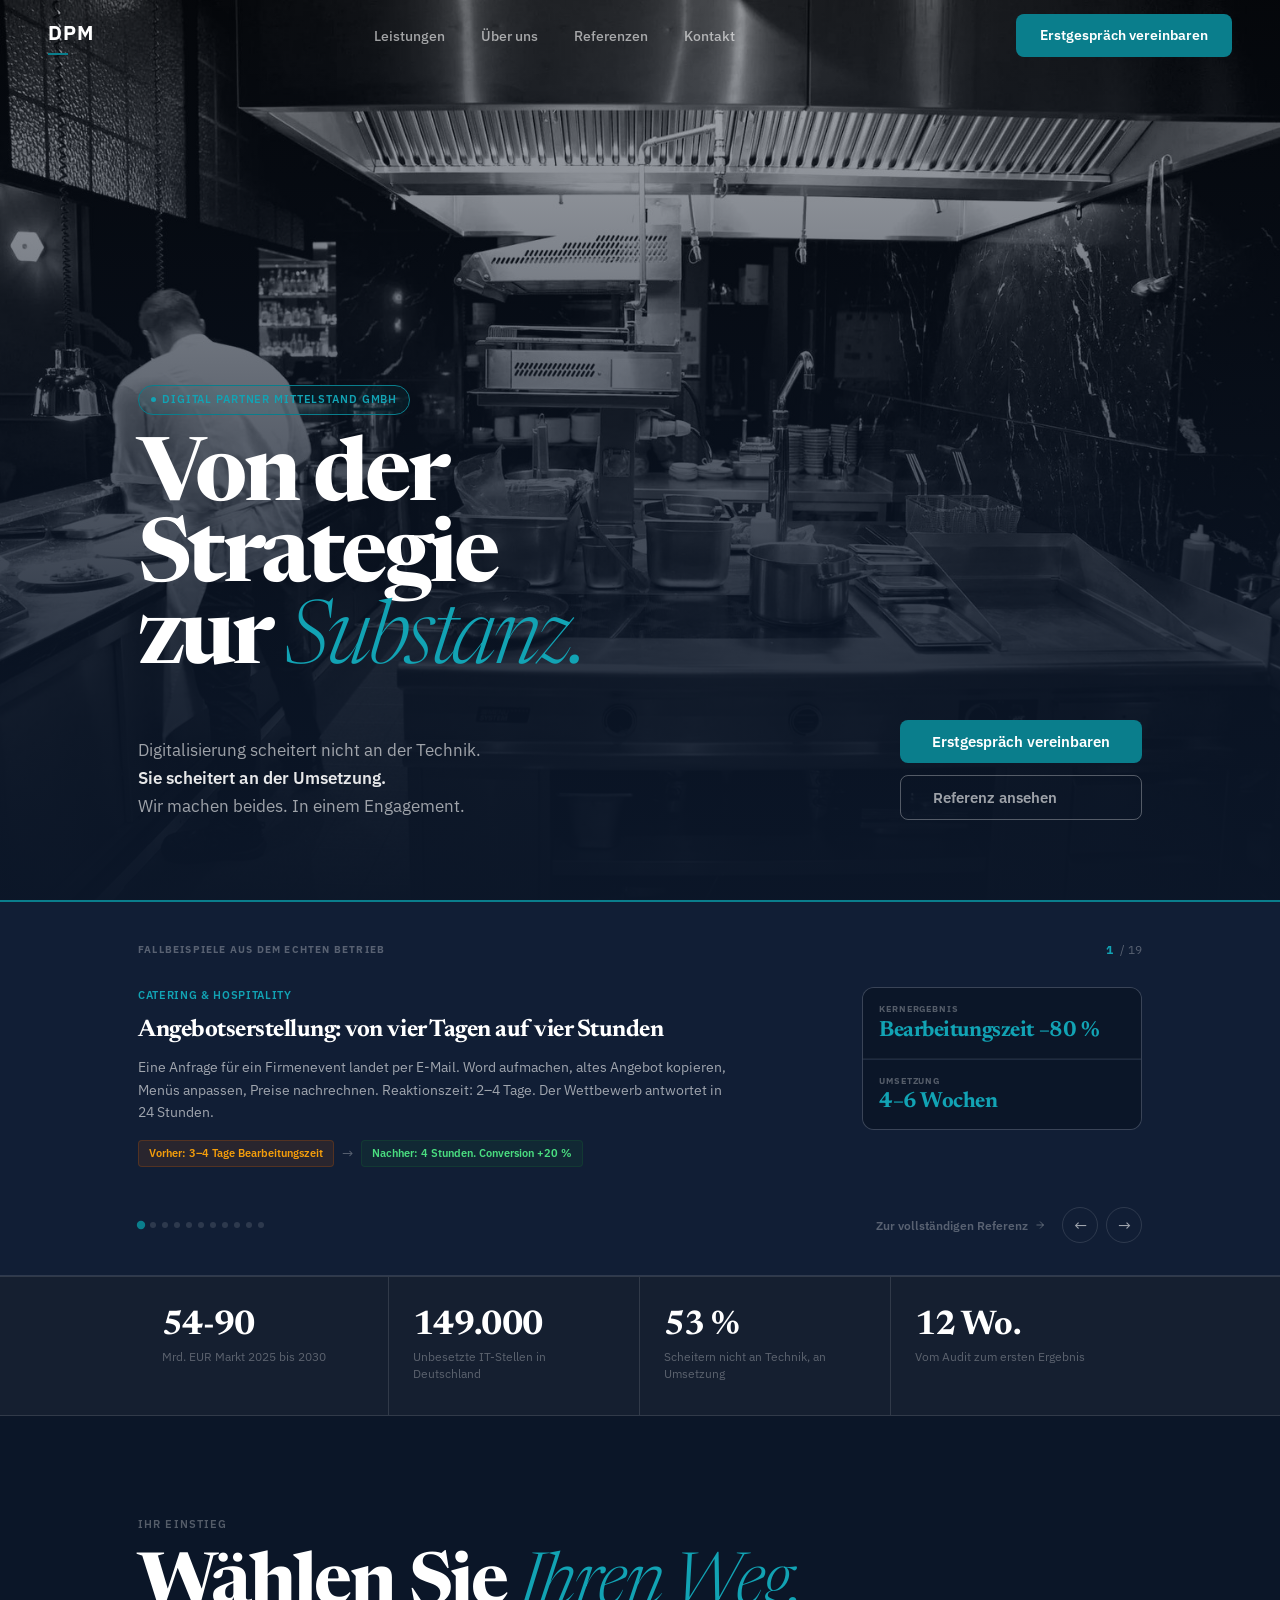
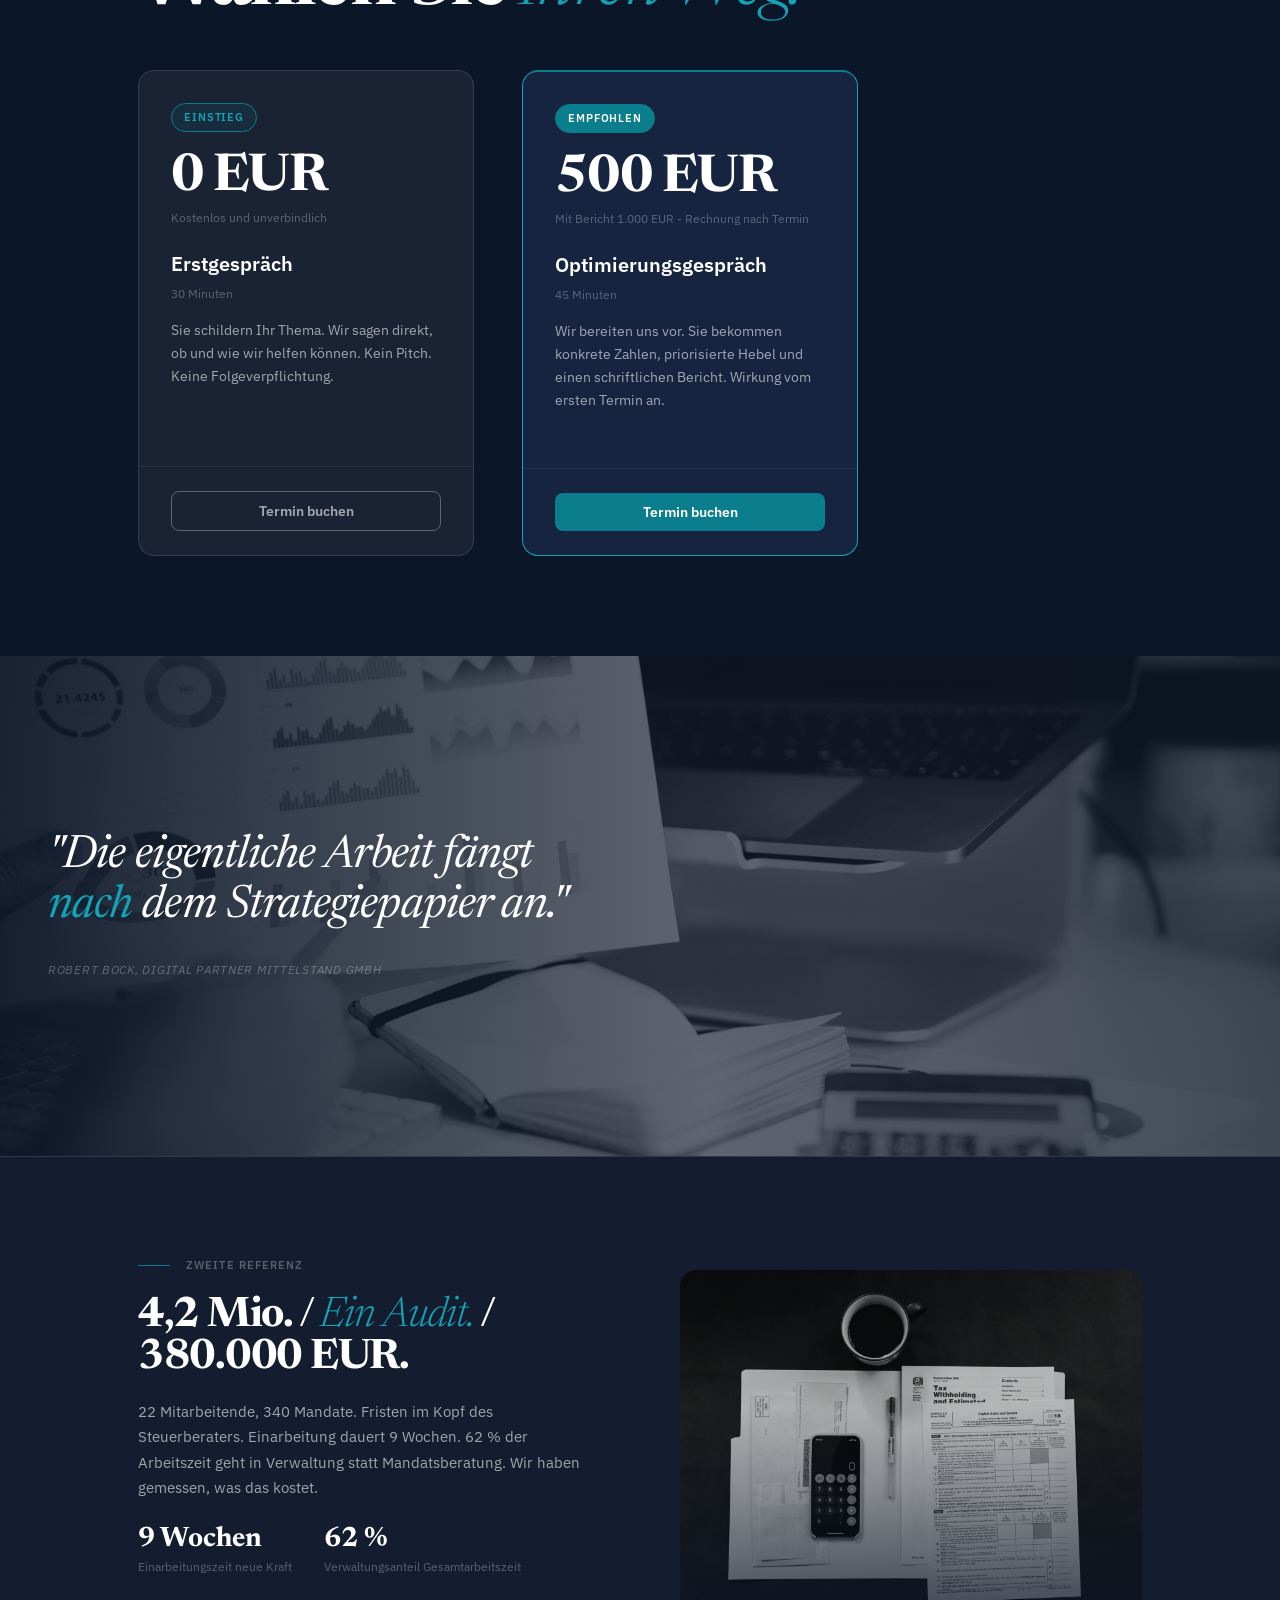
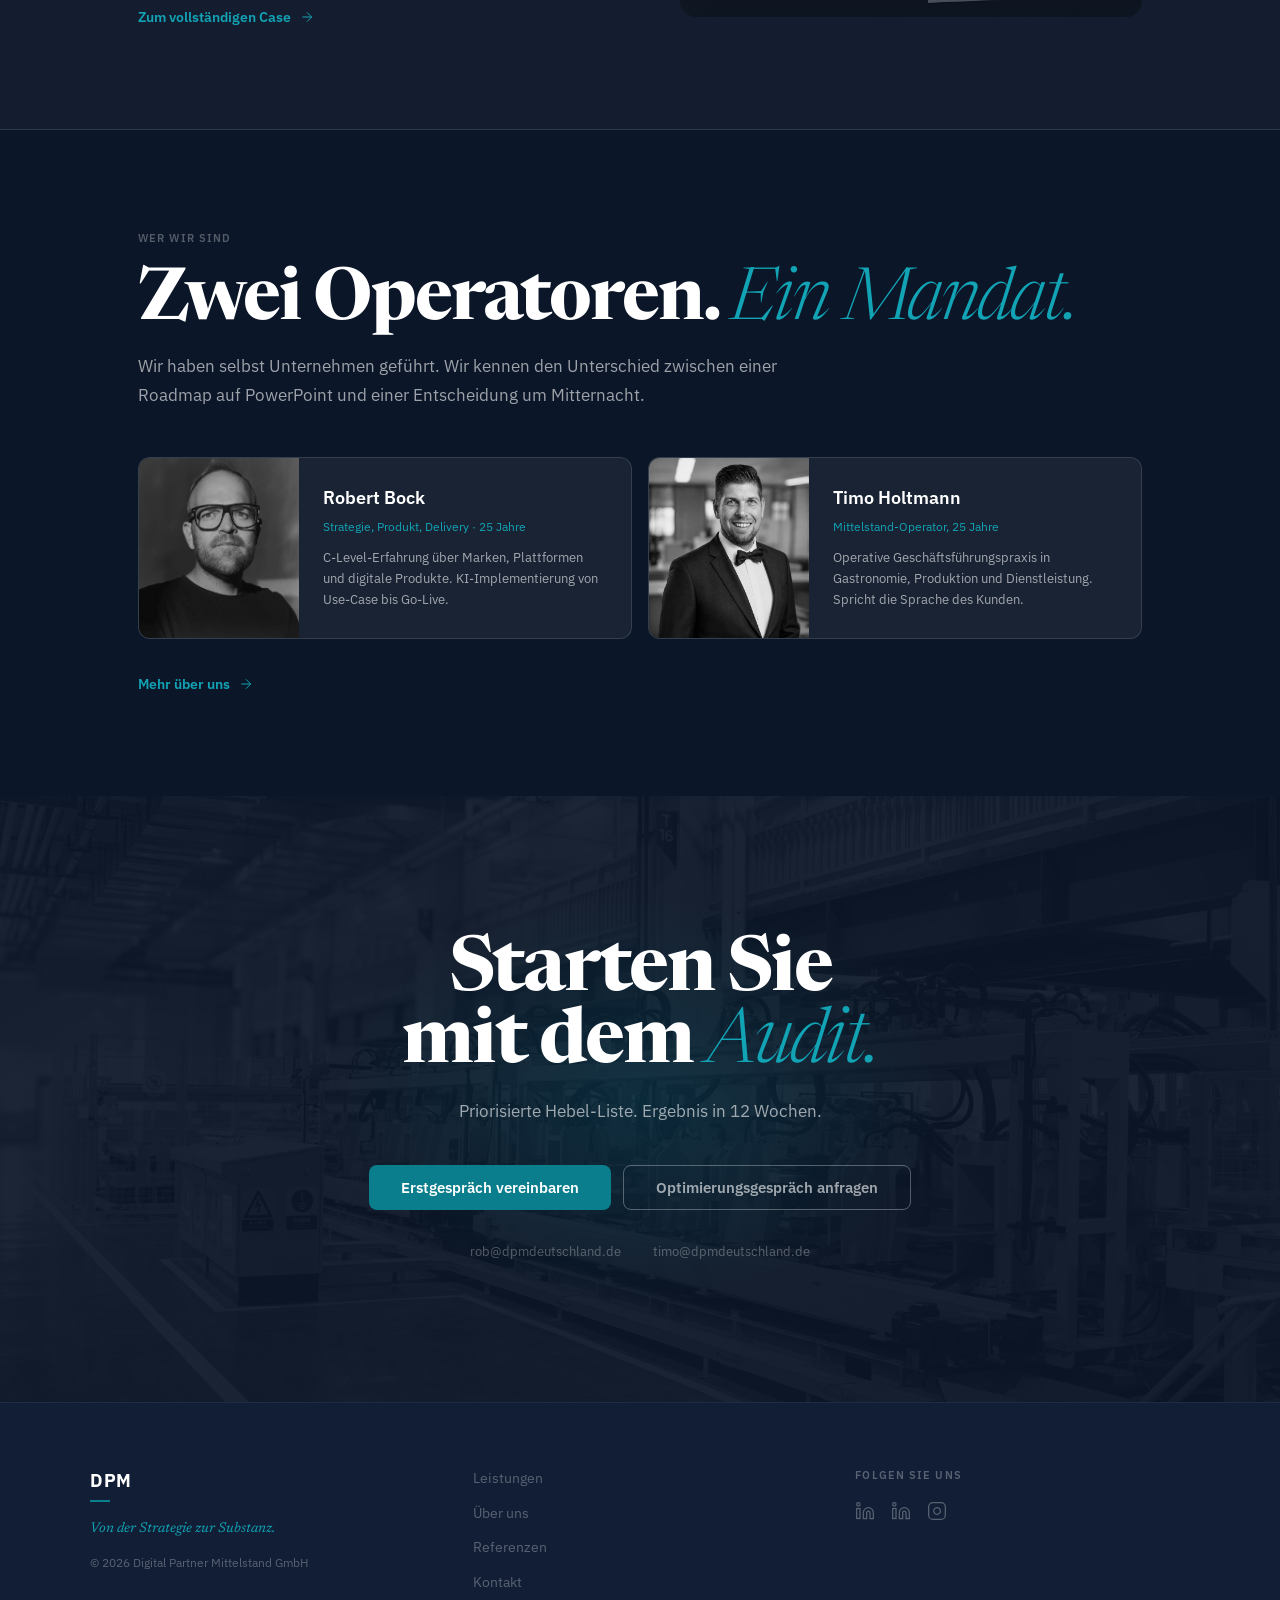
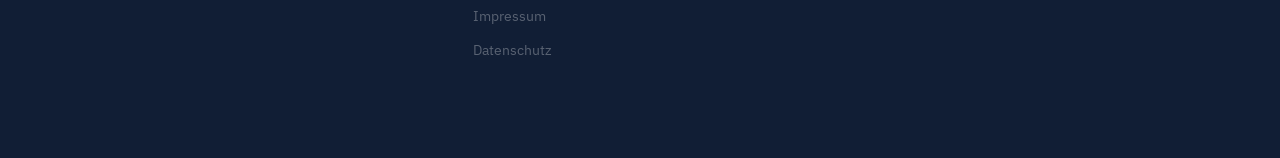
<file: index.html>
<!DOCTYPE html>
<html lang="de">
<head>
  <meta charset="UTF-8">
  <meta name="viewport" content="width=device-width, initial-scale=1.0">
  <title>DPM Digital Partner Mittelstand - Beratung, Umsetzung und Betrieb</title>
  <meta name="description" content="53 % der Digitalisierungsprojekte scheitern nicht an der Technik. DPM schließt die Lücke zwischen Strategie und Umsetzung. Audit, Implementierung und laufender Betrieb aus einer Hand.">
  <meta property="og:title" content="DPM Digital Partner Mittelstand - Beratung, Umsetzung und Betrieb">
  <meta property="og:description" content="53 % der Digitalisierungsprojekte scheitern nicht an der Technik. DPM schließt die Lücke zwischen Strategie und Umsetzung.">
  <meta property="og:image" content="images/hero-bg.jpg">
  <meta property="og:type" content="website">
  <meta name="theme-color" content="#0B1628">
  <link rel="preconnect" href="https://fonts.googleapis.com">
  <link rel="preconnect" href="https://fonts.gstatic.com" crossorigin>
  <link href="https://fonts.googleapis.com/css2?family=IBM+Plex+Sans:ital,wght@0,300;0,400;0,500;0,600;0,700;1,400&family=Newsreader:ital,opsz,wght@0,6..72,700;1,6..72,300;1,6..72,400&display=swap" rel="stylesheet">
  <link rel="icon" type="image/png" href="favicon.png">
  <link rel="apple-touch-icon" href="favicon.png">
  <link rel="stylesheet" href="css/main.css">
</head>
<body>

  <!-- NAV OVERLAY -->
  <div class="nav-overlay"></div>

  <!-- NAVIGATION -->
  <nav class="nav" role="navigation" aria-label="Hauptnavigation">
    <a href="index.html" class="nav-logo" aria-label="DPM Startseite">
      <span class="nav-logo-text">DPM</span>
      <span class="nav-logo-line"></span>
    </a>
    <ul class="nav-links" role="list">
      <li><a href="leistungen.html" class="nav-link">Leistungen</a></li>
      <li><a href="ueber-uns.html" class="nav-link">Über uns</a></li>
      <li><a href="referenzen.html" class="nav-link">Referenzen</a></li>
      <li><a href="kontakt.html" class="nav-link">Kontakt</a></li>
    </ul>
    <a href="kontakt.html" class="nav-cta nav-desktop">Erstgespräch vereinbaren</a>
    <button class="hamburger" aria-label="Menü öffnen" aria-expanded="false">
      <span></span><span></span><span></span>
    </button>
  </nav>

  <!-- MOBILE DRAWER -->
  <nav class="nav-drawer" role="navigation" aria-label="Mobile Navigation">
    <a href="leistungen.html" class="nav-drawer-link">Leistungen</a>
    <a href="ueber-uns.html" class="nav-drawer-link">Über uns</a>
    <a href="referenzen.html" class="nav-drawer-link">Referenzen</a>
    <a href="kontakt.html" class="nav-drawer-link">Kontakt</a>
    <a href="kontakt.html" class="nav-drawer-cta">Erstgespräch vereinbaren</a>
  </nav>

  <!-- HERO -->
  <section class="hero" aria-label="Hero">
    <div class="hero-bg" style="background-image: url('images/hero-bg.jpg');"></div>
    <div class="hero-overlay"></div>
    <!-- Nav repeated for proper stacking on hero -->
    <div class="hero-content">
      <div class="hero-tag">
        <span class="pill pill-teal">
          <span class="pill-dot"></span>
          Digital Partner Mittelstand GmbH
        </span>
      </div>
      <h1 class="hero-h1">
        Von der<br>
        Strategie<br>
        zur <em>Substanz.</em>
      </h1>
      <div class="hero-bottom">
        <p class="hero-body">
          Digitalisierung scheitert nicht an der Technik.<br>
          <strong>Sie scheitert an der Umsetzung.</strong><br>
          Wir machen beides. In einem Engagement.
        </p>
        <div class="hero-actions">
          <a href="https://calendly.com/rob-dpmdeutschland/30min" target="_blank" rel="noopener noreferrer" class="btn btn-teal btn-lg">Erstgespräch vereinbaren</a>
          <a href="referenzen.html" class="btn btn-ghost btn-lg">Referenz ansehen</a>
        </div>
      </div>
    </div>
  </section>

  <!-- FALLBEISPIELE ROTATOR -->
  <section class="cases-strip" id="cases-strip" aria-label="Fallbeispiele aus dem echten Betrieb">
    <div class="cases-progress" id="cases-progress-bar"></div>
    <div class="cases-inner">

      <div class="cases-header">
        <div class="cases-meta">
          <span class="cases-eyebrow">Fallbeispiele aus dem echten Betrieb</span>
        </div>
        <div class="cases-count">
          <strong id="cases-counter">1</strong>&nbsp;/ 19
        </div>
      </div>

      <div id="cases-card" role="region" aria-live="polite" aria-label="Aktuelles Fallbeispiel">
        <!-- Injected by JS -->
      </div>

      <div class="cases-nav">
        <div class="cases-dots" id="cases-dots" role="tablist" aria-label="Beispiel auswählen"></div>
        <div style="display:flex; align-items:center; gap:16px;">
          <a href="referenzen.html" class="cases-all-link">
            Zur vollständigen Referenz
            <svg width="12" height="12" viewBox="0 0 24 24" fill="none" stroke="currentColor" stroke-width="2" aria-hidden="true"><line x1="5" y1="12" x2="19" y2="12"/><polyline points="12 5 19 12 12 19"/></svg>
          </a>
          <div class="cases-arrows">
            <button class="cases-arrow" id="cases-prev" aria-label="Vorheriges Beispiel">&#8592;</button>
            <button class="cases-arrow" id="cases-next" aria-label="Nächstes Beispiel">&#8594;</button>
          </div>
        </div>
      </div>

    </div>
  </section>

  <!-- STAT BAR -->
  <div class="stat-bar" role="complementary" aria-label="Kennzahlen">
    <div class="stat-bar-inner">
      <div class="stat-item">
        <div class="stat-number">54-90</div>
        <div class="stat-label">Mrd. EUR Markt 2025 bis 2030</div>
      </div>
      <div class="stat-item">
        <div class="stat-number">149.000</div>
        <div class="stat-label">Unbesetzte IT-Stellen in Deutschland</div>
      </div>
      <div class="stat-item">
        <div class="stat-number">53 %</div>
        <div class="stat-label">Scheitern nicht an Technik, an Umsetzung</div>
      </div>
      <div class="stat-item">
        <div class="stat-number">12 Wo.</div>
        <div class="stat-label">Vom Audit zum ersten Ergebnis</div>
      </div>
    </div>
  </div>

  <!-- EINSTIEGSWEGE -->
  <section class="bg-night" aria-labelledby="einstieg-heading">
    <div class="section">
      <span class="eyebrow">IHR EINSTIEG</span>
      <h2 id="einstieg-heading">Wählen Sie <em>Ihren Weg.</em></h2>

      <div class="grid-2 mt-48" style="max-width:720px;">

        <!-- Karte 1: Erstgespräch -->
        <div class="card">
          <div class="card-body">
            <span class="pill pill-teal mb-20" style="display:inline-flex;">Einstieg</span>
            <div class="card-price">0 EUR</div>
            <div class="card-price-note">Kostenlos und unverbindlich</div>
            <div class="card-title">Erstgespräch</div>
            <div class="card-duration">30 Minuten</div>
            <p class="card-text">Sie schildern Ihr Thema. Wir sagen direkt, ob und wie wir helfen können. Kein Pitch. Keine Folgeverpflichtung.</p>
          </div>
          <div class="card-footer">
            <a href="https://calendly.com/rob-dpmdeutschland/30min" target="_blank" rel="noopener noreferrer" class="btn btn-ghost btn-md btn-full">Termin buchen</a>
          </div>
        </div>

        <!-- Karte 2: Optimierungsgespräch (featured) -->
        <div class="card card-featured" id="optimierung">
          <div class="card-body">
            <span class="pill pill-featured mb-20" style="display:inline-flex;">Empfohlen</span>
            <div class="card-price">500 EUR</div>
            <div class="card-price-note">Mit Bericht 1.000 EUR - Rechnung nach Termin</div>
            <div class="card-title">Optimierungsgespräch</div>
            <div class="card-duration">45 Minuten</div>
            <p class="card-text">Wir bereiten uns vor. Sie bekommen konkrete Zahlen, priorisierte Hebel und einen schriftlichen Bericht. Wirkung vom ersten Termin an.</p>
          </div>
          <div class="card-footer">
            <a href="https://calendly.com/rob-dpmdeutschland/30min" target="_blank" rel="noopener noreferrer" class="btn btn-teal btn-md btn-full">Termin buchen</a>
          </div>
        </div>

      </div>
    </div>
  </section>

  <!-- PHOTO DIVIDER / ZITAT -->
  <div class="photo-divider" role="complementary">
    <div class="photo-divider-bg" style="background-image: url('images/bw-analytics-desk.jpg');"></div>
    <div class="photo-divider-overlay"></div>
    <div class="photo-divider-content">
      <blockquote class="photo-divider-quote">
        "Die eigentliche Arbeit fängt<br>
        <em>nach</em> dem Strategiepapier an."
      </blockquote>
      <cite class="photo-divider-attr">Robert Bock, Digital Partner Mittelstand GmbH</cite>
    </div>
  </div>

  <!-- KURZREFERENZ (dark section) -->
  <div class="dark-section">
    <div class="dark-section-inner">
      <div>
        <div class="eyebrow-line">Zweite Referenz</div>
        <h3 class="ref-h3">4,2 Mio. / <em>Ein Audit.</em> / 380.000 EUR.</h3>
        <p class="ref-body">22 Mitarbeitende, 340 Mandate. Fristen im Kopf des Steuerberaters. Einarbeitung dauert 9 Wochen. 62 % der Arbeitszeit geht in Verwaltung statt Mandatsberatung. Wir haben gemessen, was das kostet.</p>
        <div class="ref-metrics">
          <div class="ref-metric">
            <div class="ref-metric-value">9 Wochen</div>
            <div class="ref-metric-label">Einarbeitungszeit neue Kraft</div>
          </div>
          <div class="ref-metric">
            <div class="ref-metric-value">62 %</div>
            <div class="ref-metric-label">Verwaltungsanteil Gesamtarbeitszeit</div>
          </div>
        </div>
        <a href="referenzen.html#steuerberatung" class="ref-link">
          Zum vollständigen Case
          <svg viewBox="0 0 24 24" aria-hidden="true"><line x1="5" y1="12" x2="19" y2="12"/><polyline points="12 5 19 12 12 19"/></svg>
        </a>
      </div>
      <div class="ref-img-wrap">
        <img src="images/bw-finance-desk.jpg" alt="Steuerberatung Analyse" class="ref-img" loading="lazy">
        <div class="ref-img-overlay"></div>
      </div>
    </div>
  </div>

  <!-- TEAM TEASER -->
  <section class="bg-night" aria-labelledby="team-heading">
    <div class="section">
      <span class="eyebrow">WER WIR SIND</span>
      <h2 id="team-heading">Zwei Operatoren. <em>Ein Mandat.</em></h2>
      <p class="mt-16" style="font-size:17px; color:var(--w60); max-width:640px;">Wir haben selbst Unternehmen geführt. Wir kennen den Unterschied zwischen einer Roadmap auf PowerPoint und einer Entscheidung um Mitternacht.</p>

      <div class="team-grid">
        <div class="team-card">
          <div class="team-photo-wrap">
            <img src="images/rob-bock.jpg" alt="Robert Bock" class="team-photo">
          </div>
          <div class="team-info">
            <div class="team-name">Robert Bock</div>
            <div class="team-role">Strategie, Produkt, Delivery · 25 Jahre</div>
            <p class="team-bio">C-Level-Erfahrung über Marken, Plattformen und digitale Produkte. KI-Implementierung von Use-Case bis Go-Live.</p>
          </div>
        </div>
        <div class="team-card">
          <div class="team-photo-wrap">
            <img src="images/timo-bw-final.png" alt="Timo Holtmann" class="team-photo">
          </div>
          <div class="team-info">
            <div class="team-name">Timo Holtmann</div>
            <div class="team-role">Mittelstand-Operator, 25 Jahre</div>
            <p class="team-bio">Operative Geschäftsführungspraxis in Gastronomie, Produktion und Dienstleistung. Spricht die Sprache des Kunden.</p>
          </div>
        </div>
      </div>

      <a href="ueber-uns.html" class="team-more">
        Mehr über uns
        <svg viewBox="0 0 24 24" aria-hidden="true"><line x1="5" y1="12" x2="19" y2="12"/><polyline points="12 5 19 12 12 19"/></svg>
      </a>
    </div>
  </section>

  <!-- FINAL CTA -->
  <section class="cta-section" aria-labelledby="cta-heading">
    <div class="cta-bg" style="background-image: url('images/factory.jpg');"></div>
    <div class="cta-overlay"></div>
    <div class="cta-glow"></div>
    <div class="cta-content">
      <h2 class="cta-h2" id="cta-heading">Starten Sie<br>mit dem <em>Audit.</em></h2>
      <p class="cta-sub">Priorisierte Hebel-Liste. Ergebnis in 12 Wochen.</p>
      <div class="cta-actions">
        <a href="https://calendly.com/rob-dpmdeutschland/30min" target="_blank" rel="noopener noreferrer" class="btn btn-teal btn-lg">Erstgespräch vereinbaren</a>
        <a href="https://calendly.com/rob-dpmdeutschland/30min" target="_blank" rel="noopener noreferrer" class="btn btn-ghost btn-lg">Optimierungsgespräch anfragen</a>
      </div>
      <div class="cta-contacts">
        <a href="mailto:rob@dpmdeutschland.de" class="cta-contact-link">rob@dpmdeutschland.de</a>
        <a href="mailto:timo@dpmdeutschland.de" class="cta-contact-link">timo@dpmdeutschland.de</a>
      </div>
    </div>
  </section>

  <!-- FOOTER -->
  <footer class="footer" role="contentinfo">
    <div class="footer-inner">
      <div class="footer-brand">
        <div class="footer-logo">
          <span class="footer-logo-text">DPM</span>
          <span class="footer-logo-line"></span>
        </div>
        <p class="footer-slogan">Von der Strategie zur Substanz.</p>
        <p class="footer-copy">&copy; 2026 Digital Partner Mittelstand GmbH</p>
      </div>
      <nav class="footer-nav" aria-label="Footer Navigation">
        <a href="leistungen.html" class="footer-nav-link">Leistungen</a>
        <a href="ueber-uns.html" class="footer-nav-link">Über uns</a>
        <a href="referenzen.html" class="footer-nav-link">Referenzen</a>
        <a href="kontakt.html" class="footer-nav-link">Kontakt</a>
        <a href="impressum.html" class="footer-nav-link">Impressum</a>
        <a href="datenschutz.html" class="footer-nav-link">Datenschutz</a>
      </nav>
      <div class="footer-social">
        <span class="footer-social-label">Folgen Sie uns</span>
        <div class="footer-social-links">
          <a href="https://www.linkedin.com/in/r0bertbock" class="footer-social-link" target="_blank" rel="noopener noreferrer" aria-label="Robert Bock auf LinkedIn">
            <svg viewBox="0 0 24 24" aria-hidden="true"><path d="M16 8a6 6 0 0 1 6 6v7h-4v-7a2 2 0 0 0-2-2 2 2 0 0 0-2 2v7h-4v-7a6 6 0 0 1 6-6z"/><rect x="2" y="9" width="4" height="12"/><circle cx="4" cy="4" r="2"/></svg>
          </a>
          <a href="https://www.linkedin.com/in/timo-holtmann-06978277" class="footer-social-link" target="_blank" rel="noopener noreferrer" aria-label="Timo Holtmann auf LinkedIn">
            <svg viewBox="0 0 24 24" aria-hidden="true"><path d="M16 8a6 6 0 0 1 6 6v7h-4v-7a2 2 0 0 0-2-2 2 2 0 0 0-2 2v7h-4v-7a6 6 0 0 1 6-6z"/><rect x="2" y="9" width="4" height="12"/><circle cx="4" cy="4" r="2"/></svg>
          </a>
          <a href="https://www.instagram.com/dpmdeutschland" class="footer-social-link" target="_blank" rel="noopener noreferrer" aria-label="DPM auf Instagram">
            <svg viewBox="0 0 24 24" aria-hidden="true"><rect x="2" y="2" width="20" height="20" rx="5" ry="5"/><path d="M16 11.37A4 4 0 1 1 12.63 8 4 4 0 0 1 16 11.37z"/><line x1="17.5" y1="6.5" x2="17.51" y2="6.5"/></svg>
          </a>
        </div>
      </div>
    </div>
  </footer>

  <!-- STICKY BAR -->
  <div class="sticky-bar" role="complementary" aria-label="Schnellkontakt">
    <button class="sticky-bar-btn sticky-bar-btn-ghost" data-action="erstgespraech">Erstgespräch - kostenlos</button>
    <button class="sticky-bar-btn sticky-bar-btn-teal" data-action="optimierung">Optimierungsgespräch - 500 EUR</button>
  </div>

  <script src="js/main.js"></script>
</body>
</html>
</file>
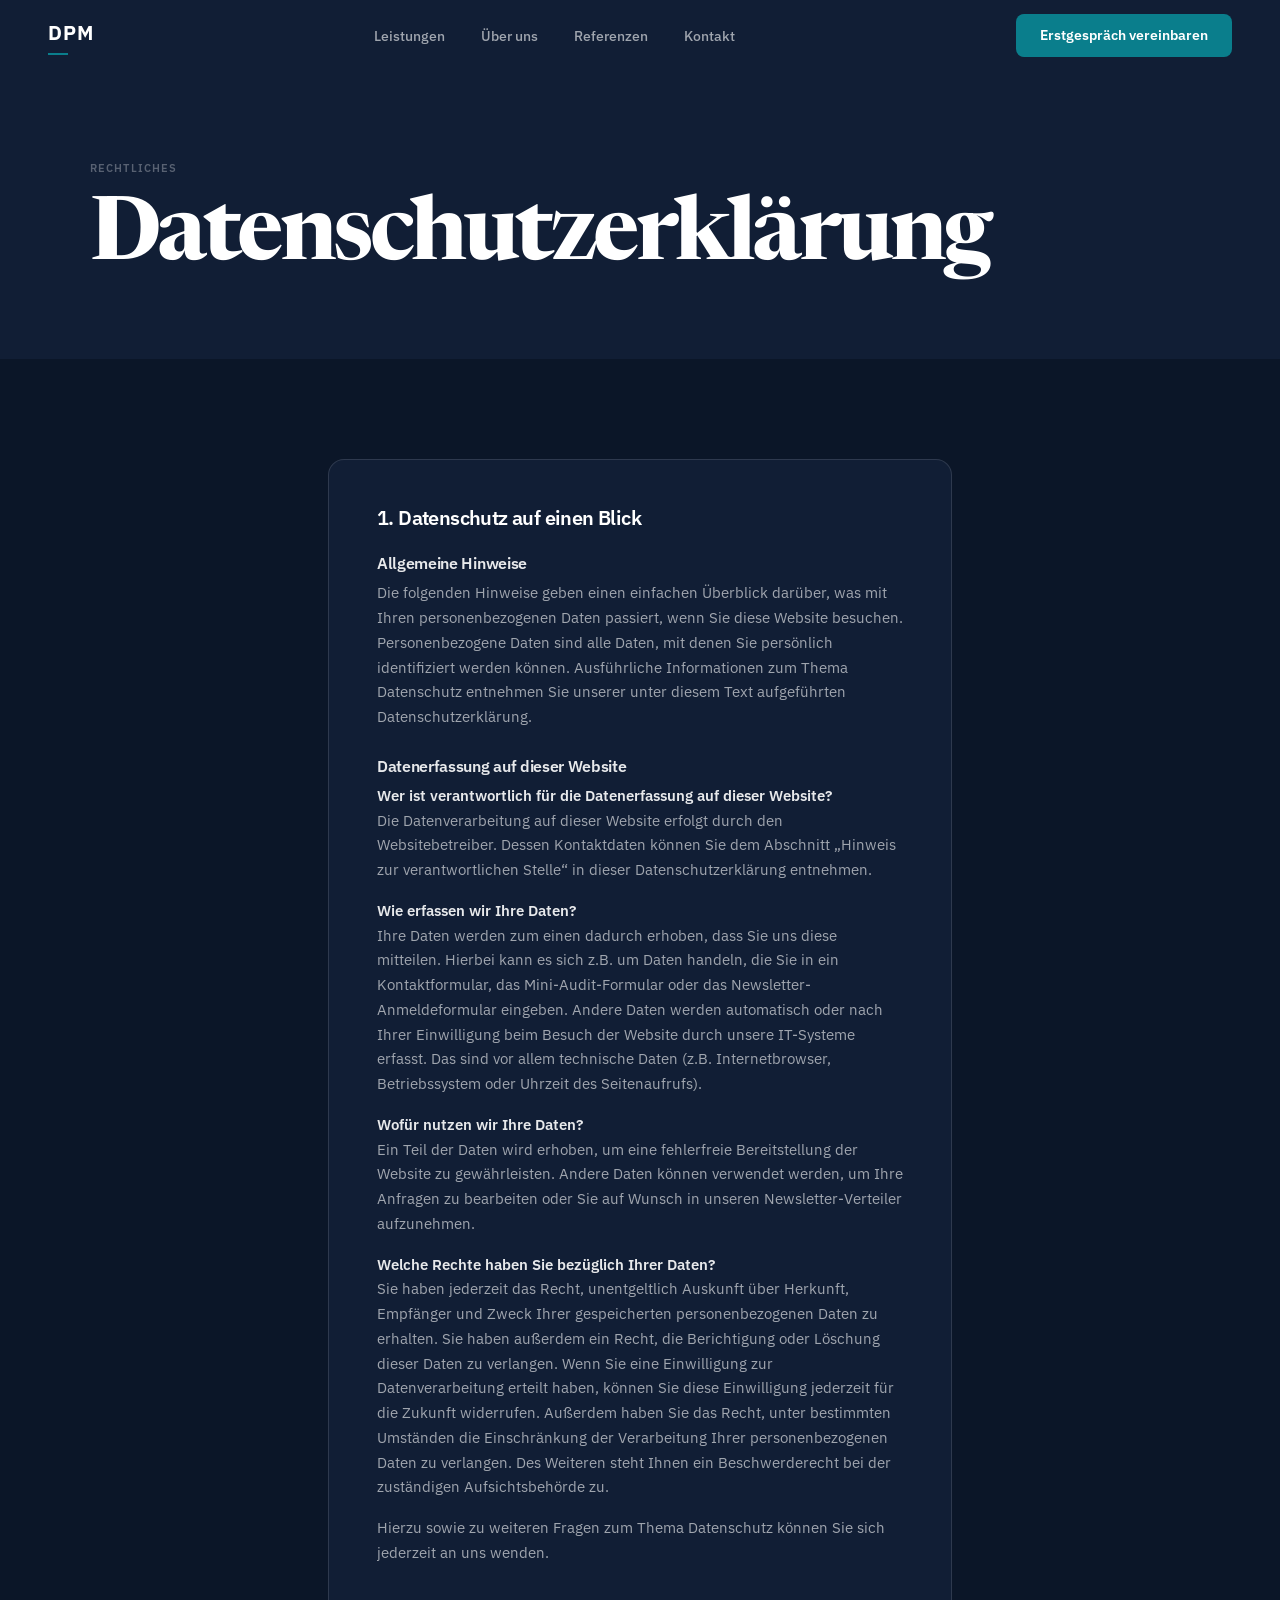
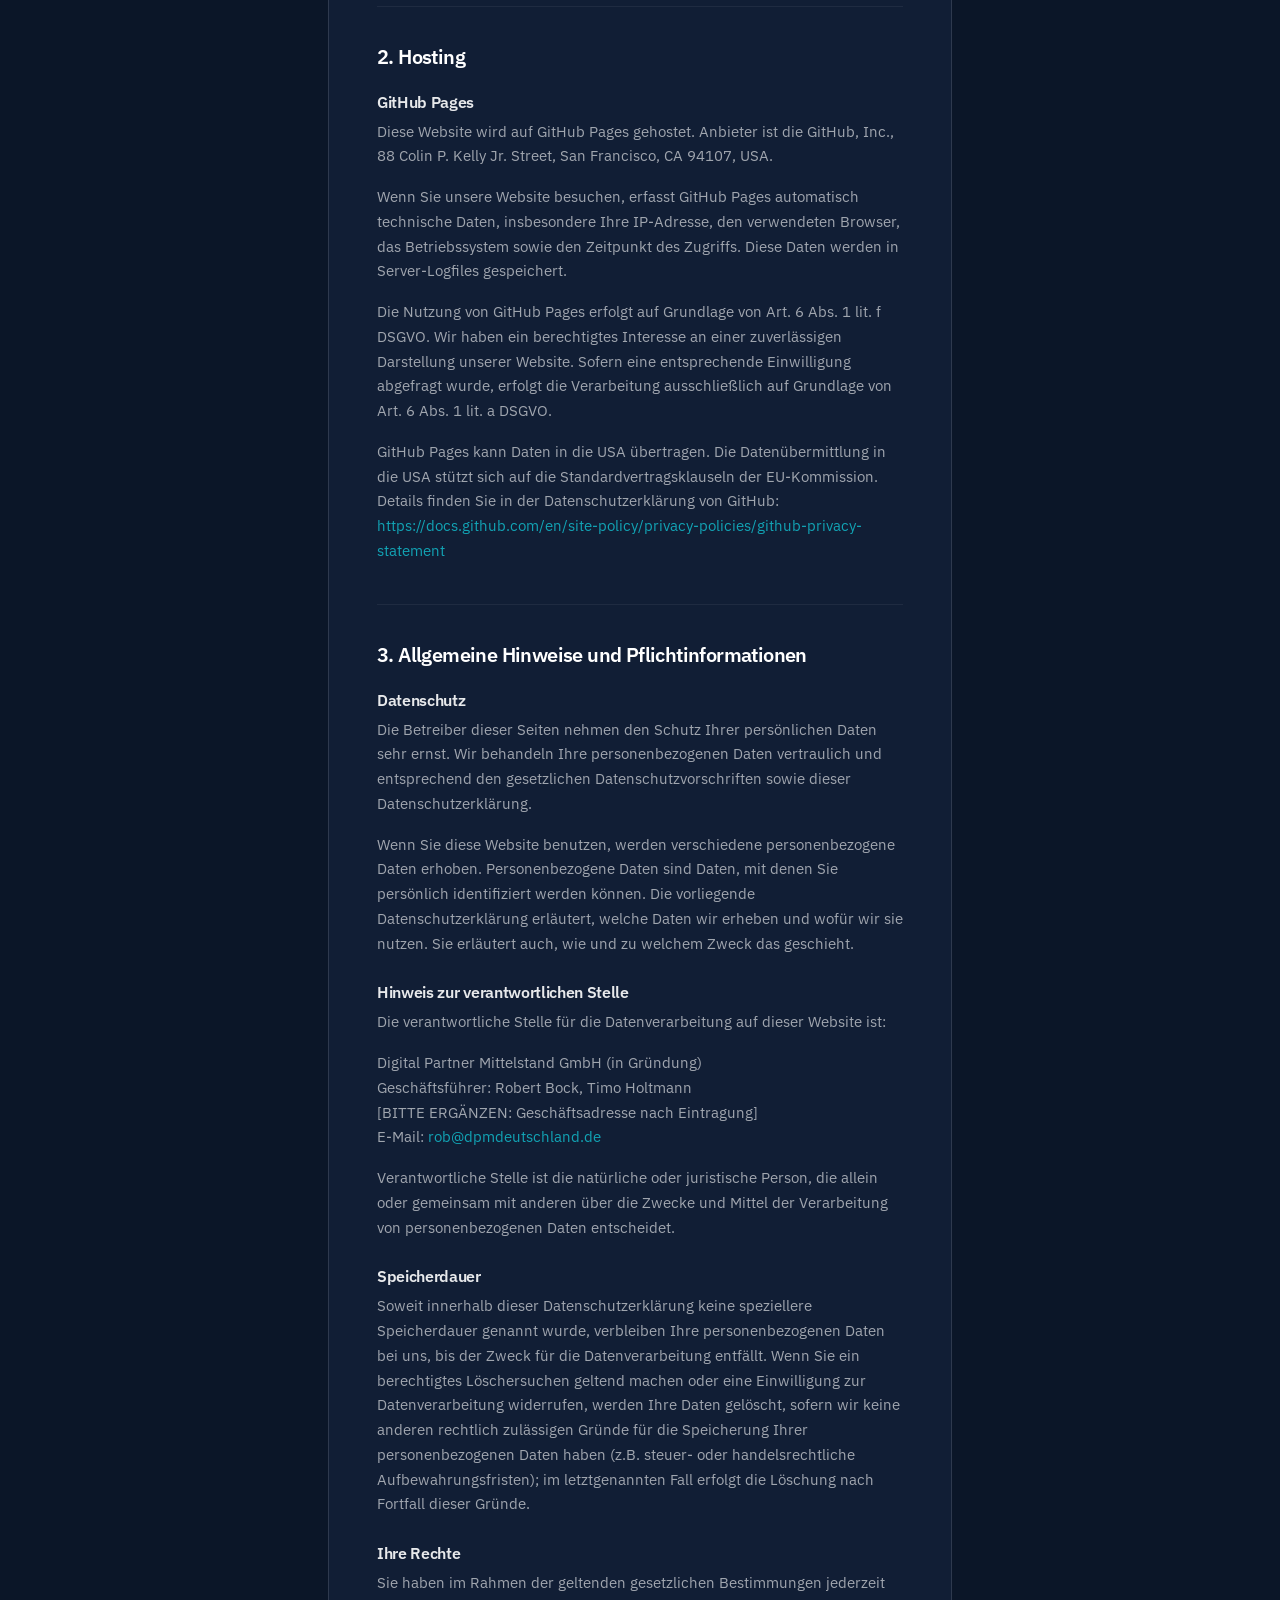
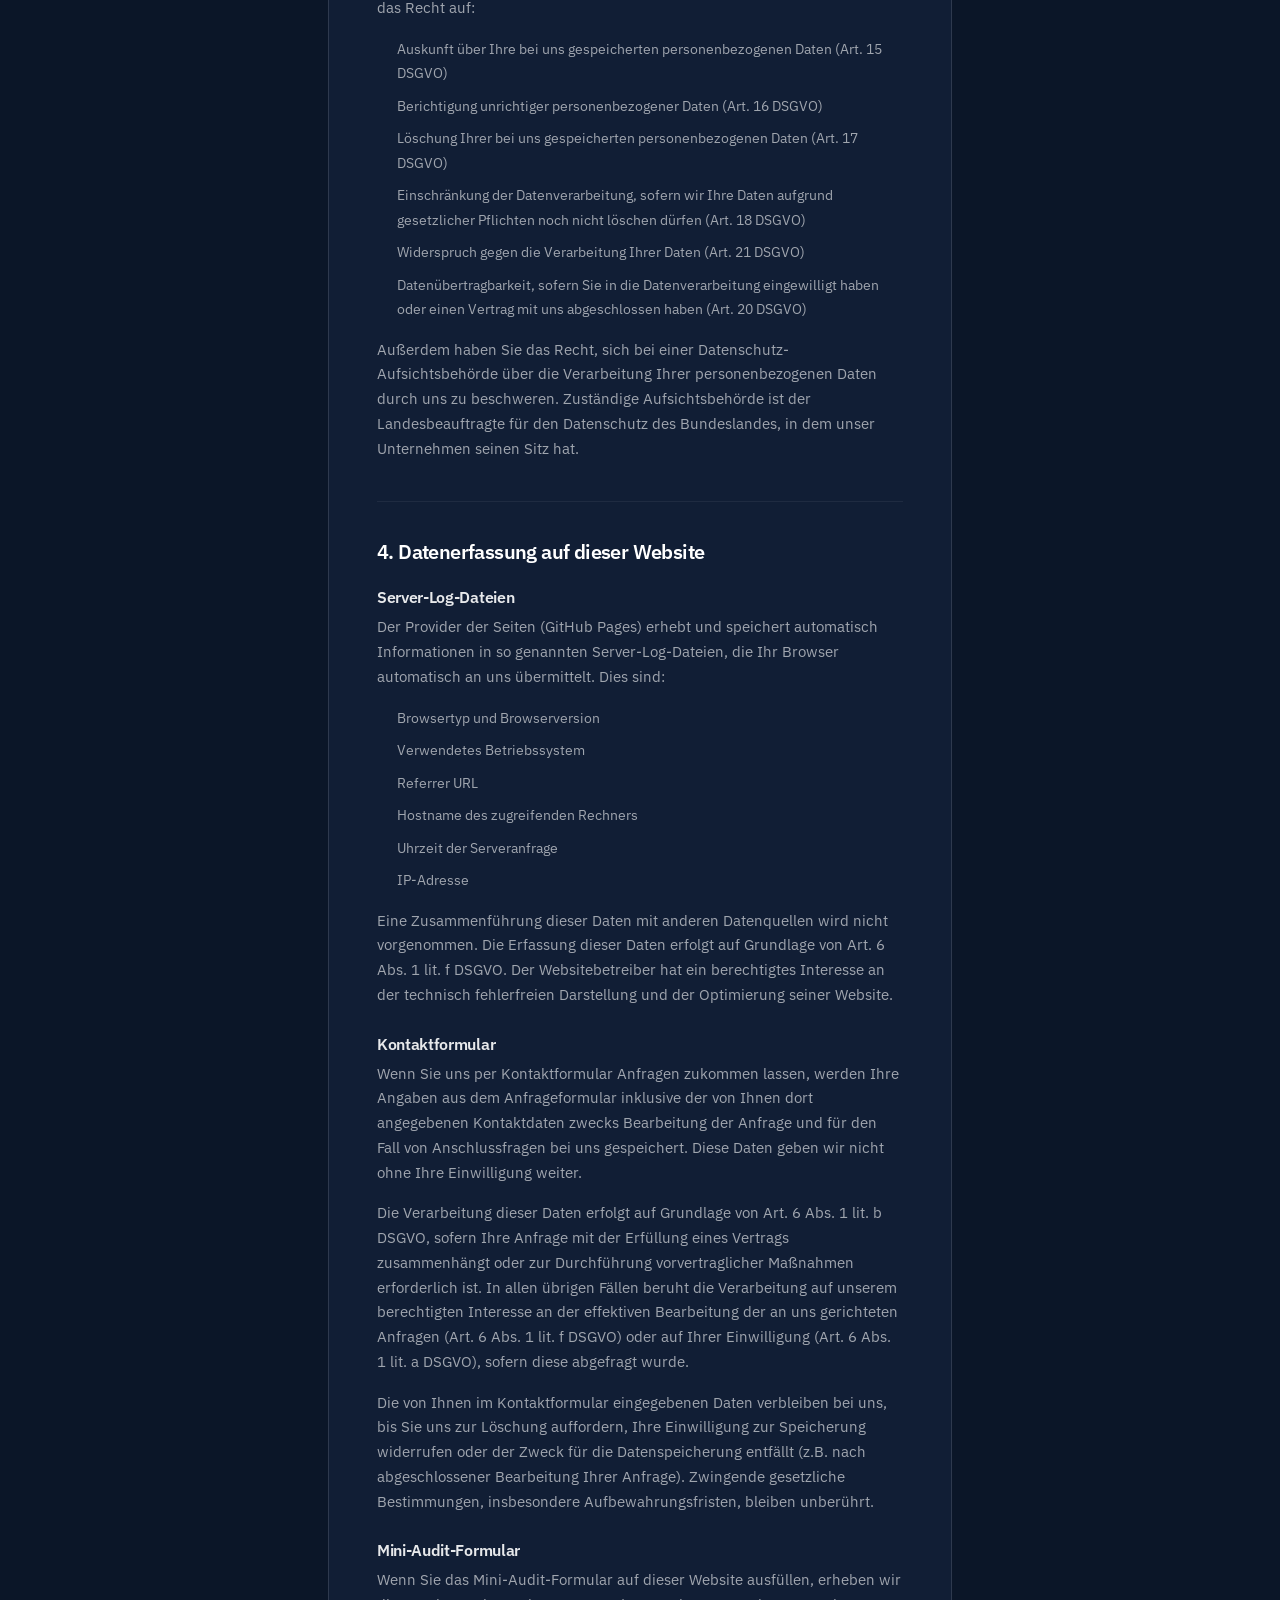
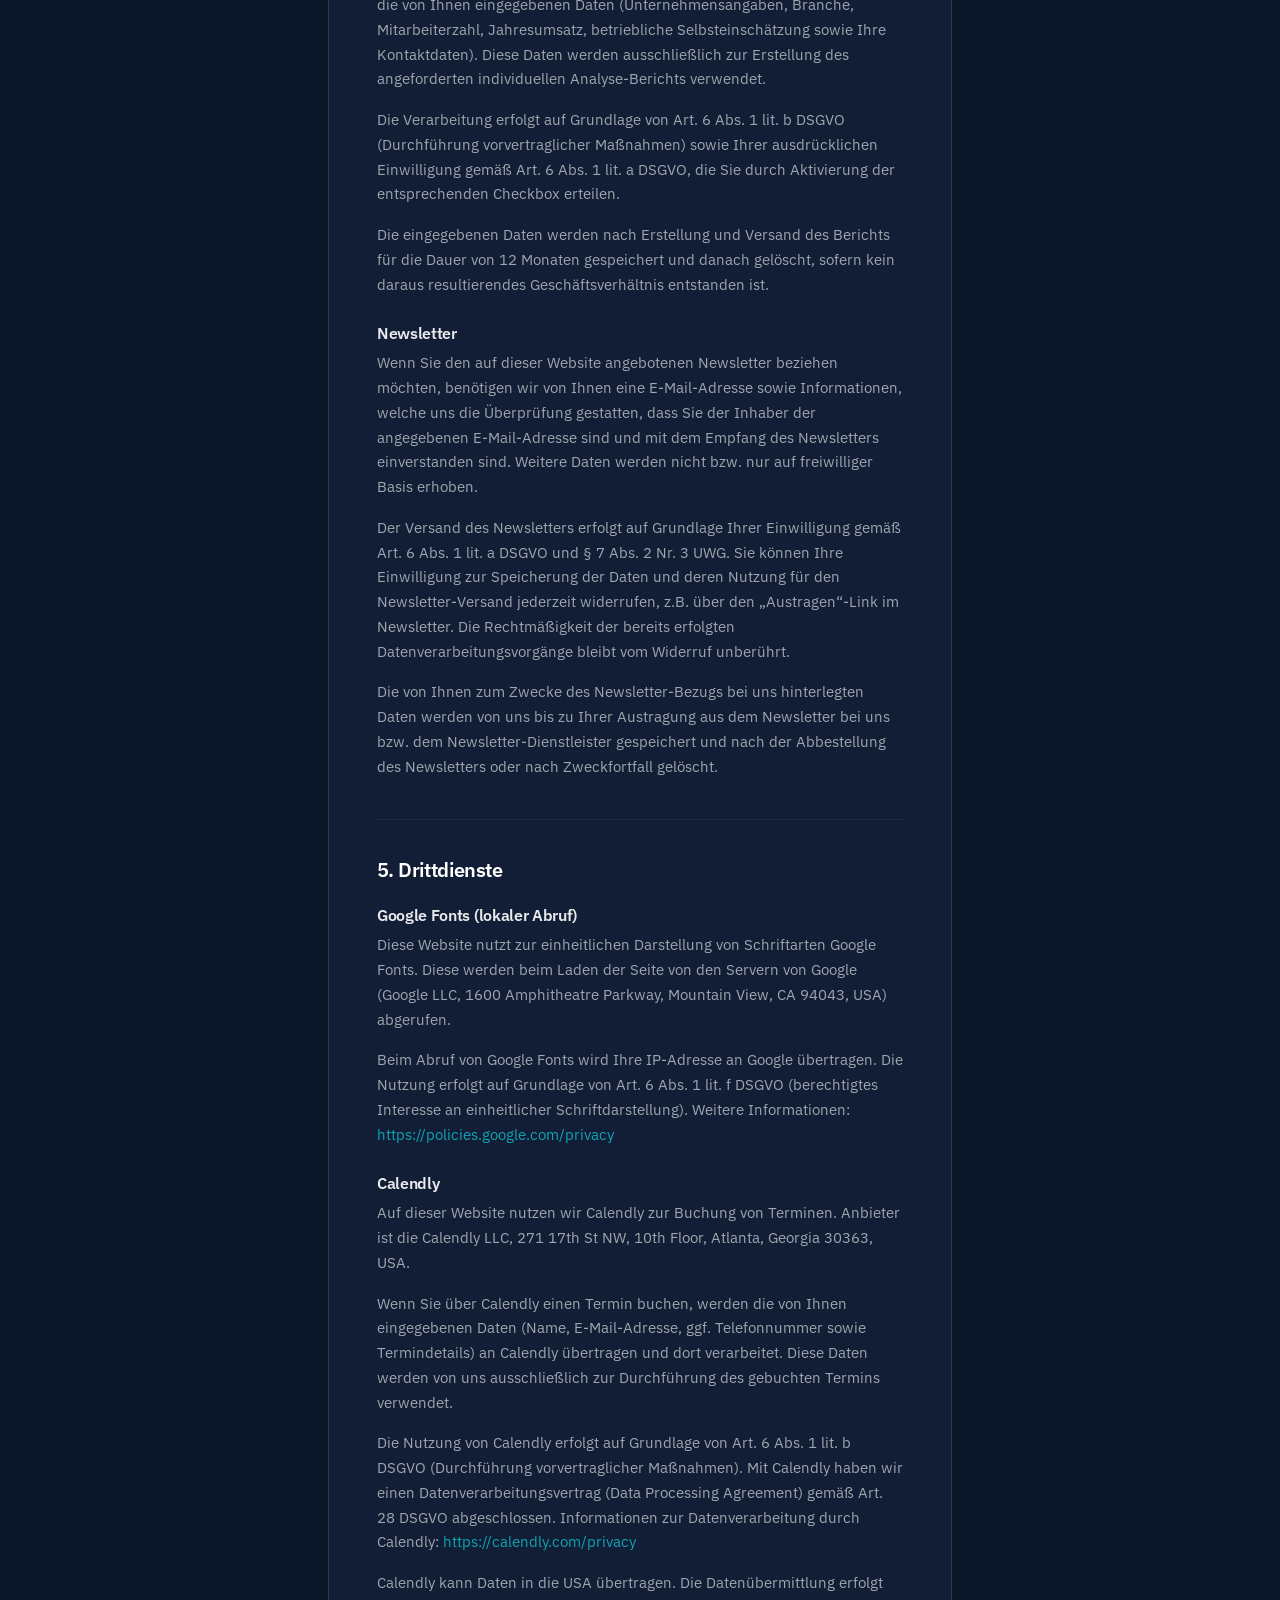
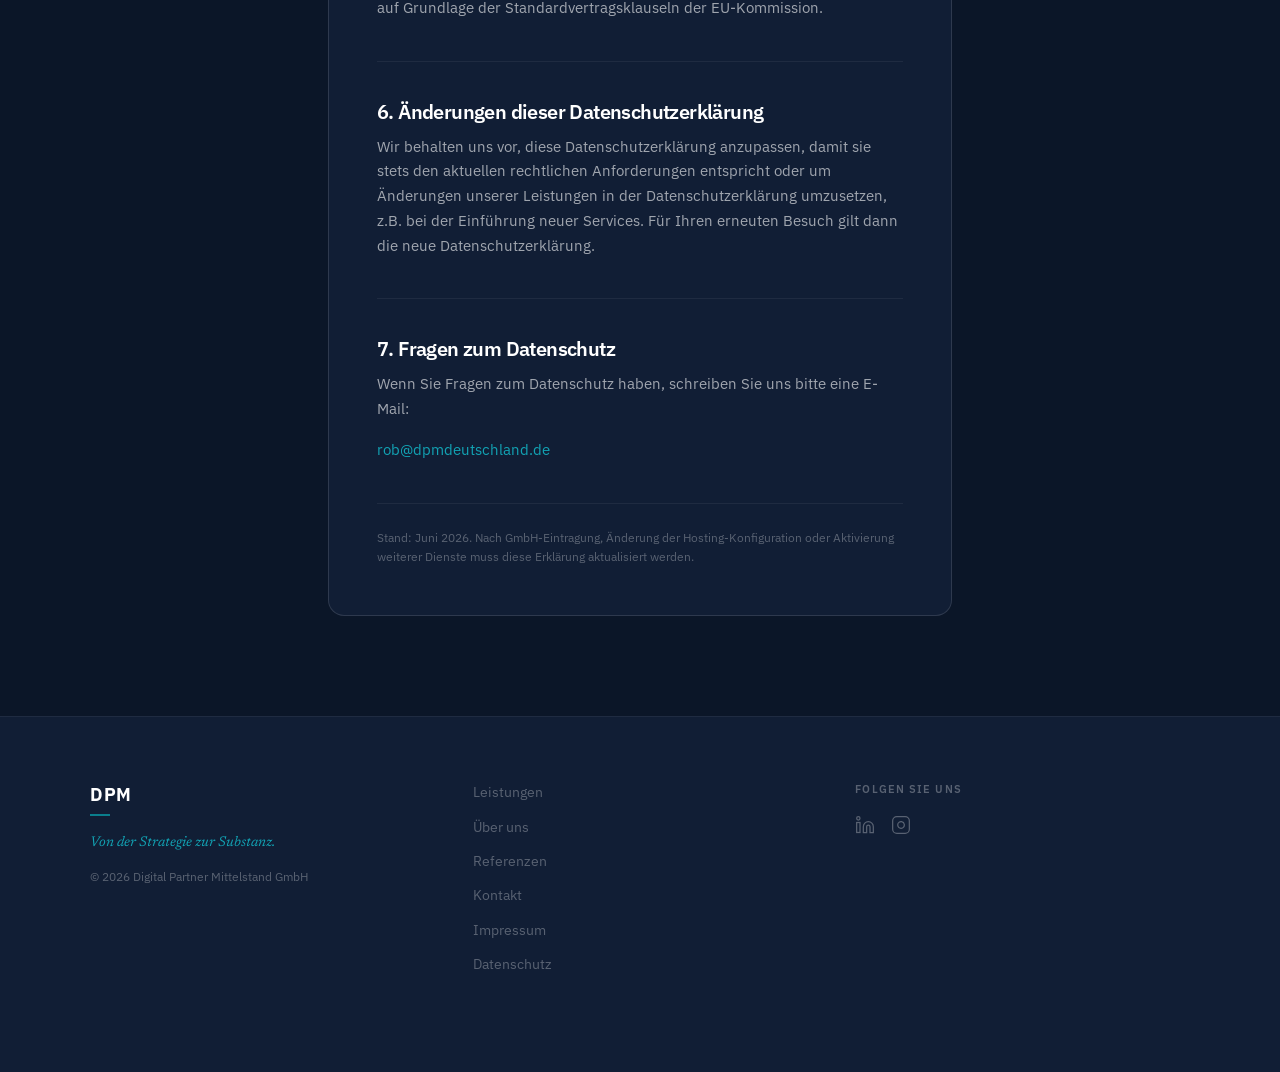
<file: datenschutz.html>
<!DOCTYPE html>
<html lang="de">
<head>
  <meta charset="UTF-8">
  <meta name="viewport" content="width=device-width, initial-scale=1.0">
  <title>Datenschutz - DPM Digital Partner Mittelstand</title>
  <meta name="robots" content="noindex, nofollow">
  <meta name="theme-color" content="#0B1628">
  <link rel="preconnect" href="https://fonts.googleapis.com">
  <link rel="preconnect" href="https://fonts.gstatic.com" crossorigin>
  <link href="https://fonts.googleapis.com/css2?family=IBM+Plex+Sans:ital,wght@0,300;0,400;0,500;0,600;0,700;1,400&family=Newsreader:ital,opsz,wght@0,6..72,700;1,6..72,300;1,6..72,400&display=swap" rel="stylesheet">
  <link rel="icon" type="image/png" href="favicon.png">
  <link rel="apple-touch-icon" href="favicon.png">
  <link rel="stylesheet" href="css/main.css">
</head>
<body>

  <div class="nav-overlay"></div>

  <nav class="nav scrolled" role="navigation" aria-label="Hauptnavigation">
    <a href="index.html" class="nav-logo" aria-label="DPM Startseite">
      <span class="nav-logo-text">DPM</span>
      <span class="nav-logo-line"></span>
    </a>
    <ul class="nav-links" role="list">
      <li><a href="leistungen.html" class="nav-link">Leistungen</a></li>
      <li><a href="ueber-uns.html" class="nav-link">&#220;ber uns</a></li>
      <li><a href="referenzen.html" class="nav-link">Referenzen</a></li>
      <li><a href="kontakt.html" class="nav-link">Kontakt</a></li>
    </ul>
    <a href="kontakt.html" class="nav-cta nav-desktop">Erstgespr&#228;ch vereinbaren</a>
    <button class="hamburger" aria-label="Men&#252; &#246;ffnen">
      <span></span><span></span><span></span>
    </button>
  </nav>

  <nav class="nav-drawer" role="navigation" aria-label="Mobile Navigation">
    <a href="leistungen.html" class="nav-drawer-link">Leistungen</a>
    <a href="ueber-uns.html" class="nav-drawer-link">&#220;ber uns</a>
    <a href="referenzen.html" class="nav-drawer-link">Referenzen</a>
    <a href="kontakt.html" class="nav-drawer-link">Kontakt</a>
    <a href="kontakt.html" class="nav-drawer-cta">Erstgespr&#228;ch vereinbaren</a>
  </nav>

  <section class="page-hero" aria-labelledby="datenschutz-heading">
    <div class="page-hero-inner">
      <span class="eyebrow">RECHTLICHES</span>
      <h1 id="datenschutz-heading">Datenschutz&shy;erkl&#228;rung</h1>
    </div>
  </section>

  <section class="bg-night" aria-label="Datenschutzerklaerung Inhalt">
    <div class="section" style="max-width:720px;">
      <div style="background:var(--night-2); border:1px solid var(--w12); border-radius:var(--radius-lg); padding:48px; line-height:1.75; color:var(--w60); font-size:15px;">

        <style>
          .ds-h2 { font-size:20px; margin:40px 0 14px; color:var(--w); font-family:'IBM Plex Sans',sans-serif; font-weight:600; }
          .ds-h2:first-of-type { margin-top:0; }
          .ds-h3 { font-size:16px; margin:28px 0 10px; color:var(--w90); font-family:'IBM Plex Sans',sans-serif; font-weight:600; }
          .ds-p { margin-bottom:16px; }
          .ds-ul { margin:0 0 16px 20px; }
          .ds-ul li { margin-bottom:8px; font-size:14px; color:var(--w60); }
          .ds-hr { border:none; border-top:1px solid var(--w06); margin:40px 0; }
          .ds-link { color:var(--teal-b); text-decoration:none; }
          .ds-link:hover { text-decoration:underline; }
          .ds-meta { color:var(--w30); font-size:12px; }
        </style>

        <!-- ========================================================
             DATENSCHUTZERKLAERUNG
             Stand: Juni 2026
             Gilt fuer: dpmdeutschland.de
             Verantwortlicher: Robert Bock, Timo Holtmann
             DPM Digital Partner Mittelstand GmbH (i.Gr.)

             HINWEIS: Nach GmbH-Eintragung und nach Aktivierung
             weiterer Dienste (Stripe, Analytics etc.) muss diese
             Erklaerung aktualisiert werden.
             ======================================================== -->

        <h2 class="ds-h2">1. Datenschutz auf einen Blick</h2>
        <h3 class="ds-h3">Allgemeine Hinweise</h3>
        <p class="ds-p">Die folgenden Hinweise geben einen einfachen &#220;berblick dar&#252;ber, was mit Ihren personenbezogenen Daten passiert, wenn Sie diese Website besuchen. Personenbezogene Daten sind alle Daten, mit denen Sie pers&#246;nlich identifiziert werden k&#246;nnen. Ausf&#252;hrliche Informationen zum Thema Datenschutz entnehmen Sie unserer unter diesem Text aufgef&#252;hrten Datenschutzerkl&#228;rung.</p>

        <h3 class="ds-h3">Datenerfassung auf dieser Website</h3>
        <p class="ds-p"><strong style="color:var(--w90);">Wer ist verantwortlich f&#252;r die Datenerfassung auf dieser Website?</strong><br>
        Die Datenverarbeitung auf dieser Website erfolgt durch den Websitebetreiber. Dessen Kontaktdaten k&#246;nnen Sie dem Abschnitt &#8222;Hinweis zur verantwortlichen Stelle&#8220; in dieser Datenschutzerkl&#228;rung entnehmen.</p>

        <p class="ds-p"><strong style="color:var(--w90);">Wie erfassen wir Ihre Daten?</strong><br>
        Ihre Daten werden zum einen dadurch erhoben, dass Sie uns diese mitteilen. Hierbei kann es sich z.B. um Daten handeln, die Sie in ein Kontaktformular, das Mini-Audit-Formular oder das Newsletter-Anmeldeformular eingeben. Andere Daten werden automatisch oder nach Ihrer Einwilligung beim Besuch der Website durch unsere IT-Systeme erfasst. Das sind vor allem technische Daten (z.B. Internetbrowser, Betriebssystem oder Uhrzeit des Seitenaufrufs).</p>

        <p class="ds-p"><strong style="color:var(--w90);">Wof&#252;r nutzen wir Ihre Daten?</strong><br>
        Ein Teil der Daten wird erhoben, um eine fehlerfreie Bereitstellung der Website zu gew&#228;hrleisten. Andere Daten k&#246;nnen verwendet werden, um Ihre Anfragen zu bearbeiten oder Sie auf Wunsch in unseren Newsletter-Verteiler aufzunehmen.</p>

        <p class="ds-p"><strong style="color:var(--w90);">Welche Rechte haben Sie bez&#252;glich Ihrer Daten?</strong><br>
        Sie haben jederzeit das Recht, unentgeltlich Auskunft &#252;ber Herkunft, Empf&#228;nger und Zweck Ihrer gespeicherten personenbezogenen Daten zu erhalten. Sie haben au&#223;erdem ein Recht, die Berichtigung oder L&#246;schung dieser Daten zu verlangen. Wenn Sie eine Einwilligung zur Datenverarbeitung erteilt haben, k&#246;nnen Sie diese Einwilligung jederzeit f&#252;r die Zukunft widerrufen. Au&#223;erdem haben Sie das Recht, unter bestimmten Umst&#228;nden die Einschr&#228;nkung der Verarbeitung Ihrer personenbezogenen Daten zu verlangen. Des Weiteren steht Ihnen ein Beschwerderecht bei der zust&#228;ndigen Aufsichtsbeh&#246;rde zu.</p>
        <p class="ds-p">Hierzu sowie zu weiteren Fragen zum Thema Datenschutz k&#246;nnen Sie sich jederzeit an uns wenden.</p>

        <div class="ds-hr"></div>

        <h2 class="ds-h2">2. Hosting</h2>
        <h3 class="ds-h3">GitHub Pages</h3>
        <p class="ds-p">Diese Website wird auf GitHub Pages gehostet. Anbieter ist die GitHub, Inc., 88 Colin P. Kelly Jr. Street, San Francisco, CA 94107, USA.</p>
        <p class="ds-p">Wenn Sie unsere Website besuchen, erfasst GitHub Pages automatisch technische Daten, insbesondere Ihre IP-Adresse, den verwendeten Browser, das Betriebssystem sowie den Zeitpunkt des Zugriffs. Diese Daten werden in Server-Logfiles gespeichert.</p>
        <p class="ds-p">Die Nutzung von GitHub Pages erfolgt auf Grundlage von Art. 6 Abs. 1 lit. f DSGVO. Wir haben ein berechtigtes Interesse an einer zuverl&#228;ssigen Darstellung unserer Website. Sofern eine entsprechende Einwilligung abgefragt wurde, erfolgt die Verarbeitung ausschlie&#223;lich auf Grundlage von Art. 6 Abs. 1 lit. a DSGVO.</p>
        <p class="ds-p">GitHub Pages kann Daten in die USA &#252;bertragen. Die Daten&#252;bermittlung in die USA st&#252;tzt sich auf die Standardvertragsklauseln der EU-Kommission. Details finden Sie in der Datenschutzerkl&#228;rung von GitHub: <a href="https://docs.github.com/en/site-policy/privacy-policies/github-privacy-statement" target="_blank" rel="noopener noreferrer" class="ds-link">https://docs.github.com/en/site-policy/privacy-policies/github-privacy-statement</a></p>

        <div class="ds-hr"></div>

        <h2 class="ds-h2">3. Allgemeine Hinweise und Pflichtinformationen</h2>
        <h3 class="ds-h3">Datenschutz</h3>
        <p class="ds-p">Die Betreiber dieser Seiten nehmen den Schutz Ihrer pers&#246;nlichen Daten sehr ernst. Wir behandeln Ihre personenbezogenen Daten vertraulich und entsprechend den gesetzlichen Datenschutzvorschriften sowie dieser Datenschutzerkl&#228;rung.</p>
        <p class="ds-p">Wenn Sie diese Website benutzen, werden verschiedene personenbezogene Daten erhoben. Personenbezogene Daten sind Daten, mit denen Sie pers&#246;nlich identifiziert werden k&#246;nnen. Die vorliegende Datenschutzerkl&#228;rung erl&#228;utert, welche Daten wir erheben und wof&#252;r wir sie nutzen. Sie erl&#228;utert auch, wie und zu welchem Zweck das geschieht.</p>

        <h3 class="ds-h3">Hinweis zur verantwortlichen Stelle</h3>
        <p class="ds-p">Die verantwortliche Stelle f&#252;r die Datenverarbeitung auf dieser Website ist:</p>
        <p class="ds-p">
          Digital Partner Mittelstand GmbH (in Gr&#252;ndung)<br>
          Gesch&#228;ftsf&#252;hrer: Robert Bock, Timo Holtmann<br>
          [BITTE ERG&#196;NZEN: Gesch&#228;ftsadresse nach Eintragung]<br>
          E-Mail: <a href="mailto:rob@dpmdeutschland.de" class="ds-link">rob@dpmdeutschland.de</a>
        </p>
        <p class="ds-p">Verantwortliche Stelle ist die nat&#252;rliche oder juristische Person, die allein oder gemeinsam mit anderen &#252;ber die Zwecke und Mittel der Verarbeitung von personenbezogenen Daten entscheidet.</p>

        <h3 class="ds-h3">Speicherdauer</h3>
        <p class="ds-p">Soweit innerhalb dieser Datenschutzerkl&#228;rung keine speziellere Speicherdauer genannt wurde, verbleiben Ihre personenbezogenen Daten bei uns, bis der Zweck f&#252;r die Datenverarbeitung entf&#228;llt. Wenn Sie ein berechtigtes L&#246;schersuchen geltend machen oder eine Einwilligung zur Datenverarbeitung widerrufen, werden Ihre Daten gel&#246;scht, sofern wir keine anderen rechtlich zul&#228;ssigen Gr&#252;nde f&#252;r die Speicherung Ihrer personenbezogenen Daten haben (z.B. steuer- oder handelsrechtliche Aufbewahrungsfristen); im letztgenannten Fall erfolgt die L&#246;schung nach Fortfall dieser Gr&#252;nde.</p>

        <h3 class="ds-h3">Ihre Rechte</h3>
        <p class="ds-p">Sie haben im Rahmen der geltenden gesetzlichen Bestimmungen jederzeit das Recht auf:</p>
        <ul class="ds-ul">
          <li>Auskunft &#252;ber Ihre bei uns gespeicherten personenbezogenen Daten (Art. 15 DSGVO)</li>
          <li>Berichtigung unrichtiger personenbezogener Daten (Art. 16 DSGVO)</li>
          <li>L&#246;schung Ihrer bei uns gespeicherten personenbezogenen Daten (Art. 17 DSGVO)</li>
          <li>Einschr&#228;nkung der Datenverarbeitung, sofern wir Ihre Daten aufgrund gesetzlicher Pflichten noch nicht l&#246;schen d&#252;rfen (Art. 18 DSGVO)</li>
          <li>Widerspruch gegen die Verarbeitung Ihrer Daten (Art. 21 DSGVO)</li>
          <li>Daten&#252;bertragbarkeit, sofern Sie in die Datenverarbeitung eingewilligt haben oder einen Vertrag mit uns abgeschlossen haben (Art. 20 DSGVO)</li>
        </ul>
        <p class="ds-p">Au&#223;erdem haben Sie das Recht, sich bei einer Datenschutz-Aufsichtsbeh&#246;rde &#252;ber die Verarbeitung Ihrer personenbezogenen Daten durch uns zu beschweren. Zust&#228;ndige Aufsichtsbeh&#246;rde ist der Landesbeauftragte f&#252;r den Datenschutz des Bundeslandes, in dem unser Unternehmen seinen Sitz hat.</p>

        <div class="ds-hr"></div>

        <h2 class="ds-h2">4. Datenerfassung auf dieser Website</h2>

        <h3 class="ds-h3">Server-Log-Dateien</h3>
        <p class="ds-p">Der Provider der Seiten (GitHub Pages) erhebt und speichert automatisch Informationen in so genannten Server-Log-Dateien, die Ihr Browser automatisch an uns &#252;bermittelt. Dies sind:</p>
        <ul class="ds-ul">
          <li>Browsertyp und Browserversion</li>
          <li>Verwendetes Betriebssystem</li>
          <li>Referrer URL</li>
          <li>Hostname des zugreifenden Rechners</li>
          <li>Uhrzeit der Serveranfrage</li>
          <li>IP-Adresse</li>
        </ul>
        <p class="ds-p">Eine Zusammenf&#252;hrung dieser Daten mit anderen Datenquellen wird nicht vorgenommen. Die Erfassung dieser Daten erfolgt auf Grundlage von Art. 6 Abs. 1 lit. f DSGVO. Der Websitebetreiber hat ein berechtigtes Interesse an der technisch fehlerfreien Darstellung und der Optimierung seiner Website.</p>

        <h3 class="ds-h3">Kontaktformular</h3>
        <p class="ds-p">Wenn Sie uns per Kontaktformular Anfragen zukommen lassen, werden Ihre Angaben aus dem Anfrageformular inklusive der von Ihnen dort angegebenen Kontaktdaten zwecks Bearbeitung der Anfrage und f&#252;r den Fall von Anschlussfragen bei uns gespeichert. Diese Daten geben wir nicht ohne Ihre Einwilligung weiter.</p>
        <p class="ds-p">Die Verarbeitung dieser Daten erfolgt auf Grundlage von Art. 6 Abs. 1 lit. b DSGVO, sofern Ihre Anfrage mit der Erf&#252;llung eines Vertrags zusammenh&#228;ngt oder zur Durchf&#252;hrung vorvertraglicher Ma&#223;nahmen erforderlich ist. In allen &#252;brigen F&#228;llen beruht die Verarbeitung auf unserem berechtigten Interesse an der effektiven Bearbeitung der an uns gerichteten Anfragen (Art. 6 Abs. 1 lit. f DSGVO) oder auf Ihrer Einwilligung (Art. 6 Abs. 1 lit. a DSGVO), sofern diese abgefragt wurde.</p>
        <p class="ds-p">Die von Ihnen im Kontaktformular eingegebenen Daten verbleiben bei uns, bis Sie uns zur L&#246;schung auffordern, Ihre Einwilligung zur Speicherung widerrufen oder der Zweck f&#252;r die Datenspeicherung entf&#228;llt (z.B. nach abgeschlossener Bearbeitung Ihrer Anfrage). Zwingende gesetzliche Bestimmungen, insbesondere Aufbewahrungsfristen, bleiben unber&#252;hrt.</p>

        <h3 class="ds-h3">Mini-Audit-Formular</h3>
        <p class="ds-p">Wenn Sie das Mini-Audit-Formular auf dieser Website ausf&#252;llen, erheben wir die von Ihnen eingegebenen Daten (Unternehmensangaben, Branche, Mitarbeiterzahl, Jahresumsatz, betriebliche Selbsteinsch&#228;tzung sowie Ihre Kontaktdaten). Diese Daten werden ausschlie&#223;lich zur Erstellung des angeforderten individuellen Analyse-Berichts verwendet.</p>
        <p class="ds-p">Die Verarbeitung erfolgt auf Grundlage von Art. 6 Abs. 1 lit. b DSGVO (Durchf&#252;hrung vorvertraglicher Ma&#223;nahmen) sowie Ihrer ausdr&#252;cklichen Einwilligung gem&#228;&#223; Art. 6 Abs. 1 lit. a DSGVO, die Sie durch Aktivierung der entsprechenden Checkbox erteilen.</p>
        <p class="ds-p">Die eingegebenen Daten werden nach Erstellung und Versand des Berichts f&#252;r die Dauer von 12 Monaten gespeichert und danach gel&#246;scht, sofern kein daraus resultierendes Gesch&#228;ftsverh&#228;ltnis entstanden ist.</p>

        <h3 class="ds-h3">Newsletter</h3>
        <p class="ds-p">Wenn Sie den auf dieser Website angebotenen Newsletter beziehen m&#246;chten, ben&#246;tigen wir von Ihnen eine E-Mail-Adresse sowie Informationen, welche uns die &#220;berpr&#252;fung gestatten, dass Sie der Inhaber der angegebenen E-Mail-Adresse sind und mit dem Empfang des Newsletters einverstanden sind. Weitere Daten werden nicht bzw. nur auf freiwilliger Basis erhoben.</p>
        <p class="ds-p">Der Versand des Newsletters erfolgt auf Grundlage Ihrer Einwilligung gem&#228;&#223; Art. 6 Abs. 1 lit. a DSGVO und &#167; 7 Abs. 2 Nr. 3 UWG. Sie k&#246;nnen Ihre Einwilligung zur Speicherung der Daten und deren Nutzung f&#252;r den Newsletter-Versand jederzeit widerrufen, z.B. &#252;ber den &#8222;Austragen&#8220;-Link im Newsletter. Die Rechtm&#228;&#223;igkeit der bereits erfolgten Datenverarbeitungsvorg&#228;nge bleibt vom Widerruf unber&#252;hrt.</p>
        <p class="ds-p">Die von Ihnen zum Zwecke des Newsletter-Bezugs bei uns hinterlegten Daten werden von uns bis zu Ihrer Austragung aus dem Newsletter bei uns bzw. dem Newsletter-Dienstleister gespeichert und nach der Abbestellung des Newsletters oder nach Zweckfortfall gel&#246;scht.</p>

        <div class="ds-hr"></div>

        <h2 class="ds-h2">5. Drittdienste</h2>

        <h3 class="ds-h3">Google Fonts (lokaler Abruf)</h3>
        <p class="ds-p">Diese Website nutzt zur einheitlichen Darstellung von Schriftarten Google Fonts. Diese werden beim Laden der Seite von den Servern von Google (Google LLC, 1600 Amphitheatre Parkway, Mountain View, CA 94043, USA) abgerufen.</p>
        <p class="ds-p">Beim Abruf von Google Fonts wird Ihre IP-Adresse an Google &#252;bertragen. Die Nutzung erfolgt auf Grundlage von Art. 6 Abs. 1 lit. f DSGVO (berechtigtes Interesse an einheitlicher Schriftdarstellung). Weitere Informationen: <a href="https://policies.google.com/privacy" target="_blank" rel="noopener noreferrer" class="ds-link">https://policies.google.com/privacy</a></p>

        <h3 class="ds-h3">Calendly</h3>
        <p class="ds-p">Auf dieser Website nutzen wir Calendly zur Buchung von Terminen. Anbieter ist die Calendly LLC, 271 17th St NW, 10th Floor, Atlanta, Georgia 30363, USA.</p>
        <p class="ds-p">Wenn Sie &#252;ber Calendly einen Termin buchen, werden die von Ihnen eingegebenen Daten (Name, E-Mail-Adresse, ggf. Telefonnummer sowie Termindetails) an Calendly &#252;bertragen und dort verarbeitet. Diese Daten werden von uns ausschlie&#223;lich zur Durchf&#252;hrung des gebuchten Termins verwendet.</p>
        <p class="ds-p">Die Nutzung von Calendly erfolgt auf Grundlage von Art. 6 Abs. 1 lit. b DSGVO (Durchf&#252;hrung vorvertraglicher Ma&#223;nahmen). Mit Calendly haben wir einen Datenverarbeitungsvertrag (Data Processing Agreement) gem&#228;&#223; Art. 28 DSGVO abgeschlossen. Informationen zur Datenverarbeitung durch Calendly: <a href="https://calendly.com/privacy" target="_blank" rel="noopener noreferrer" class="ds-link">https://calendly.com/privacy</a></p>
        <p class="ds-p">Calendly kann Daten in die USA &#252;bertragen. Die Daten&#252;bermittlung erfolgt auf Grundlage der Standardvertragsklauseln der EU-Kommission.</p>

        <div class="ds-hr"></div>

        <h2 class="ds-h2">6. &#196;nderungen dieser Datenschutzerkl&#228;rung</h2>
        <p class="ds-p">Wir behalten uns vor, diese Datenschutzerkl&#228;rung anzupassen, damit sie stets den aktuellen rechtlichen Anforderungen entspricht oder um &#196;nderungen unserer Leistungen in der Datenschutzerkl&#228;rung umzusetzen, z.B. bei der Einf&#252;hrung neuer Services. F&#252;r Ihren erneuten Besuch gilt dann die neue Datenschutzerkl&#228;rung.</p>

        <div class="ds-hr"></div>

        <h2 class="ds-h2">7. Fragen zum Datenschutz</h2>
        <p class="ds-p">Wenn Sie Fragen zum Datenschutz haben, schreiben Sie uns bitte eine E-Mail:</p>
        <p class="ds-p">
          <a href="mailto:rob@dpmdeutschland.de" class="ds-link">rob@dpmdeutschland.de</a>
        </p>

        <p class="ds-meta" style="margin-top:40px; padding-top:24px; border-top:1px solid var(--w06);">
          Stand: Juni 2026. Nach GmbH-Eintragung, &#196;nderung der Hosting-Konfiguration oder Aktivierung weiterer Dienste muss diese Erkl&#228;rung aktualisiert werden.
        </p>

      </div>
    </div>
  </section>

  <footer class="footer" role="contentinfo">
    <div class="footer-inner">
      <div class="footer-brand">
        <div class="footer-logo">
          <span class="footer-logo-text">DPM</span>
          <span class="footer-logo-line"></span>
        </div>
        <p class="footer-slogan">Von der Strategie zur Substanz.</p>
        <p class="footer-copy">&copy; 2026 Digital Partner Mittelstand GmbH</p>
      </div>
      <nav class="footer-nav" aria-label="Footer Navigation">
        <a href="leistungen.html" class="footer-nav-link">Leistungen</a>
        <a href="ueber-uns.html" class="footer-nav-link">&#220;ber uns</a>
        <a href="referenzen.html" class="footer-nav-link">Referenzen</a>
        <a href="kontakt.html" class="footer-nav-link">Kontakt</a>
        <a href="impressum.html" class="footer-nav-link">Impressum</a>
        <a href="datenschutz.html" class="footer-nav-link">Datenschutz</a>
      </nav>
      <div class="footer-social">
        <span class="footer-social-label">Folgen Sie uns</span>
        <div class="footer-social-links">
          <a href="https://www.linkedin.com/in/r0bertbock" class="footer-social-link" target="_blank" rel="noopener noreferrer" aria-label="LinkedIn Robert Bock">
            <svg viewBox="0 0 24 24" fill="none" stroke="currentColor" stroke-width="1.5" aria-hidden="true"><path d="M16 8a6 6 0 0 1 6 6v7h-4v-7a2 2 0 0 0-2-2 2 2 0 0 0-2 2v7h-4v-7a6 6 0 0 1 6-6z"/><rect x="2" y="9" width="4" height="12"/><circle cx="4" cy="4" r="2"/></svg>
          </a>
          <a href="https://www.instagram.com/dpmdeutschland" class="footer-social-link" target="_blank" rel="noopener noreferrer" aria-label="Instagram DPM">
            <svg viewBox="0 0 24 24" fill="none" stroke="currentColor" stroke-width="1.5" aria-hidden="true"><rect x="2" y="2" width="20" height="20" rx="5" ry="5"/><path d="M16 11.37A4 4 0 1 1 12.63 8 4 4 0 0 1 16 11.37z"/><line x1="17.5" y1="6.5" x2="17.51" y2="6.5"/></svg>
          </a>
        </div>
      </div>
    </div>
  </footer>

  <script src="js/main.js"></script>
</body>
</html>
</file>
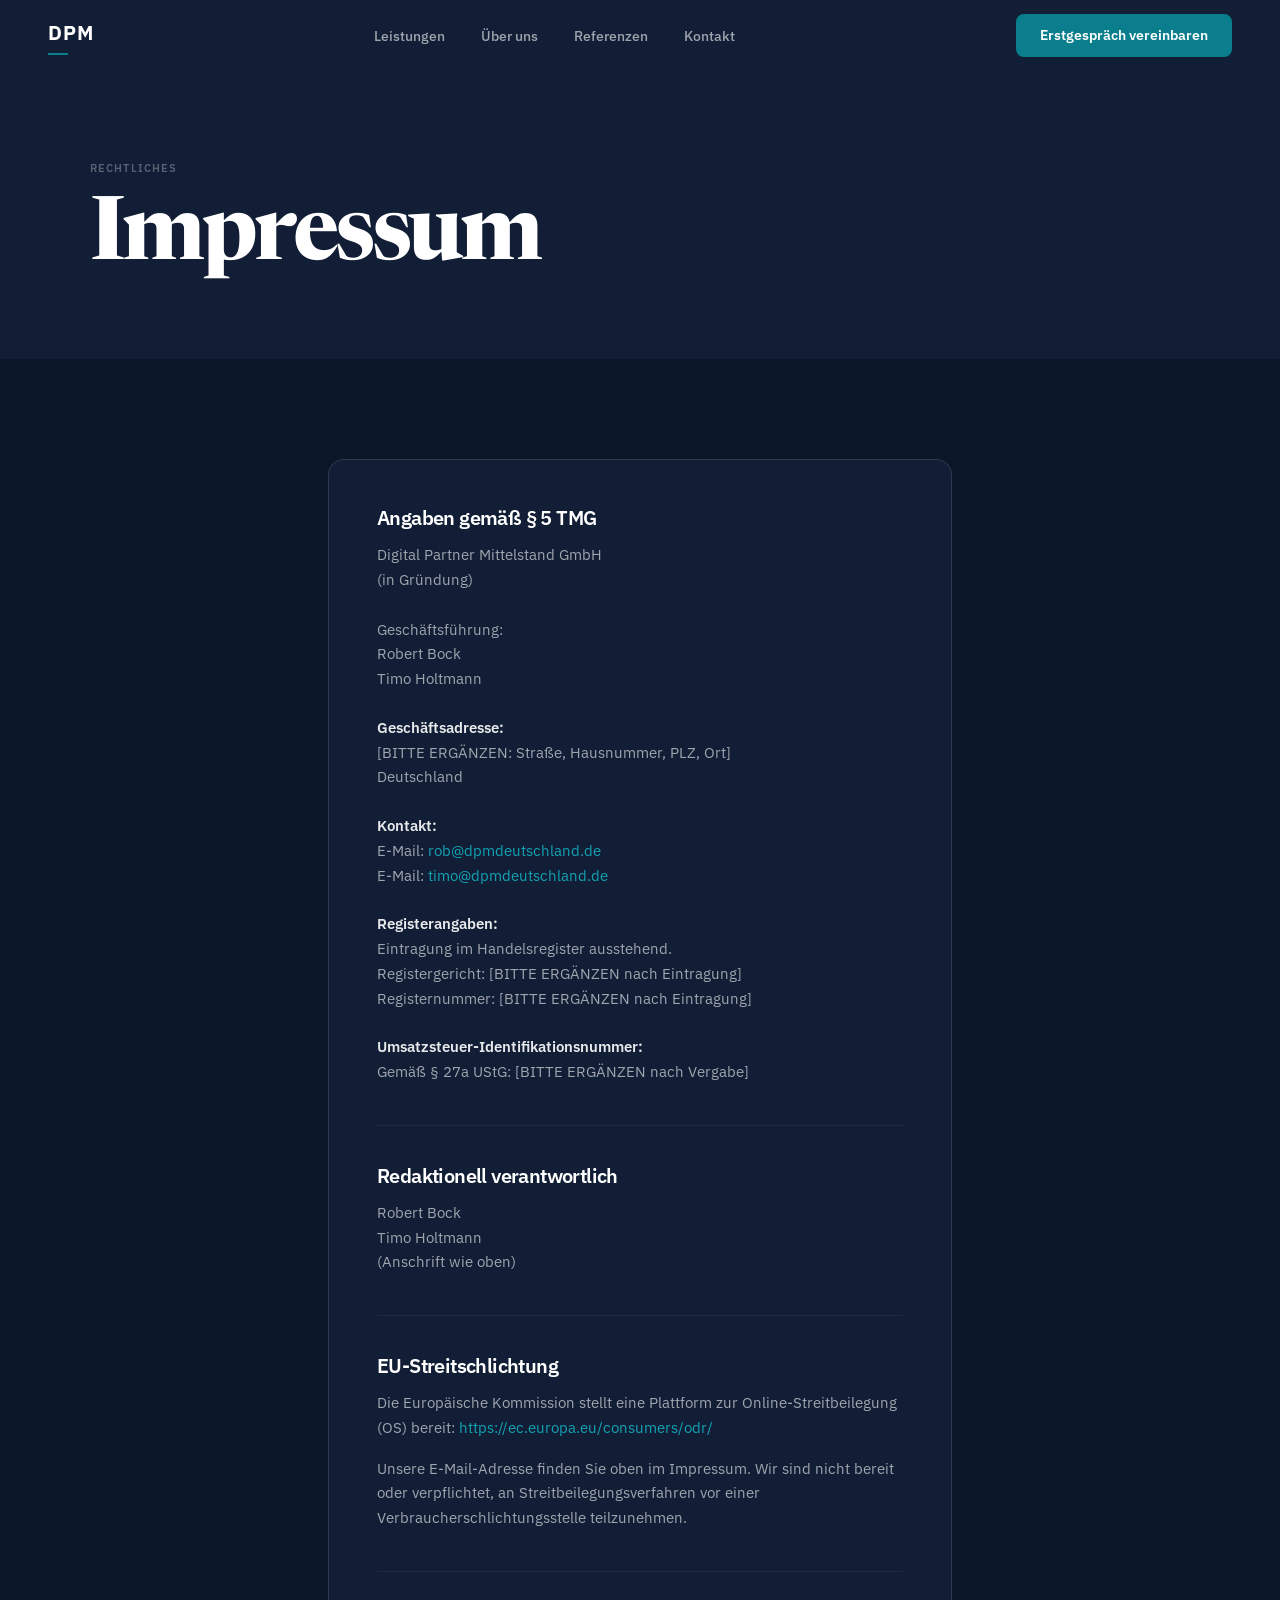
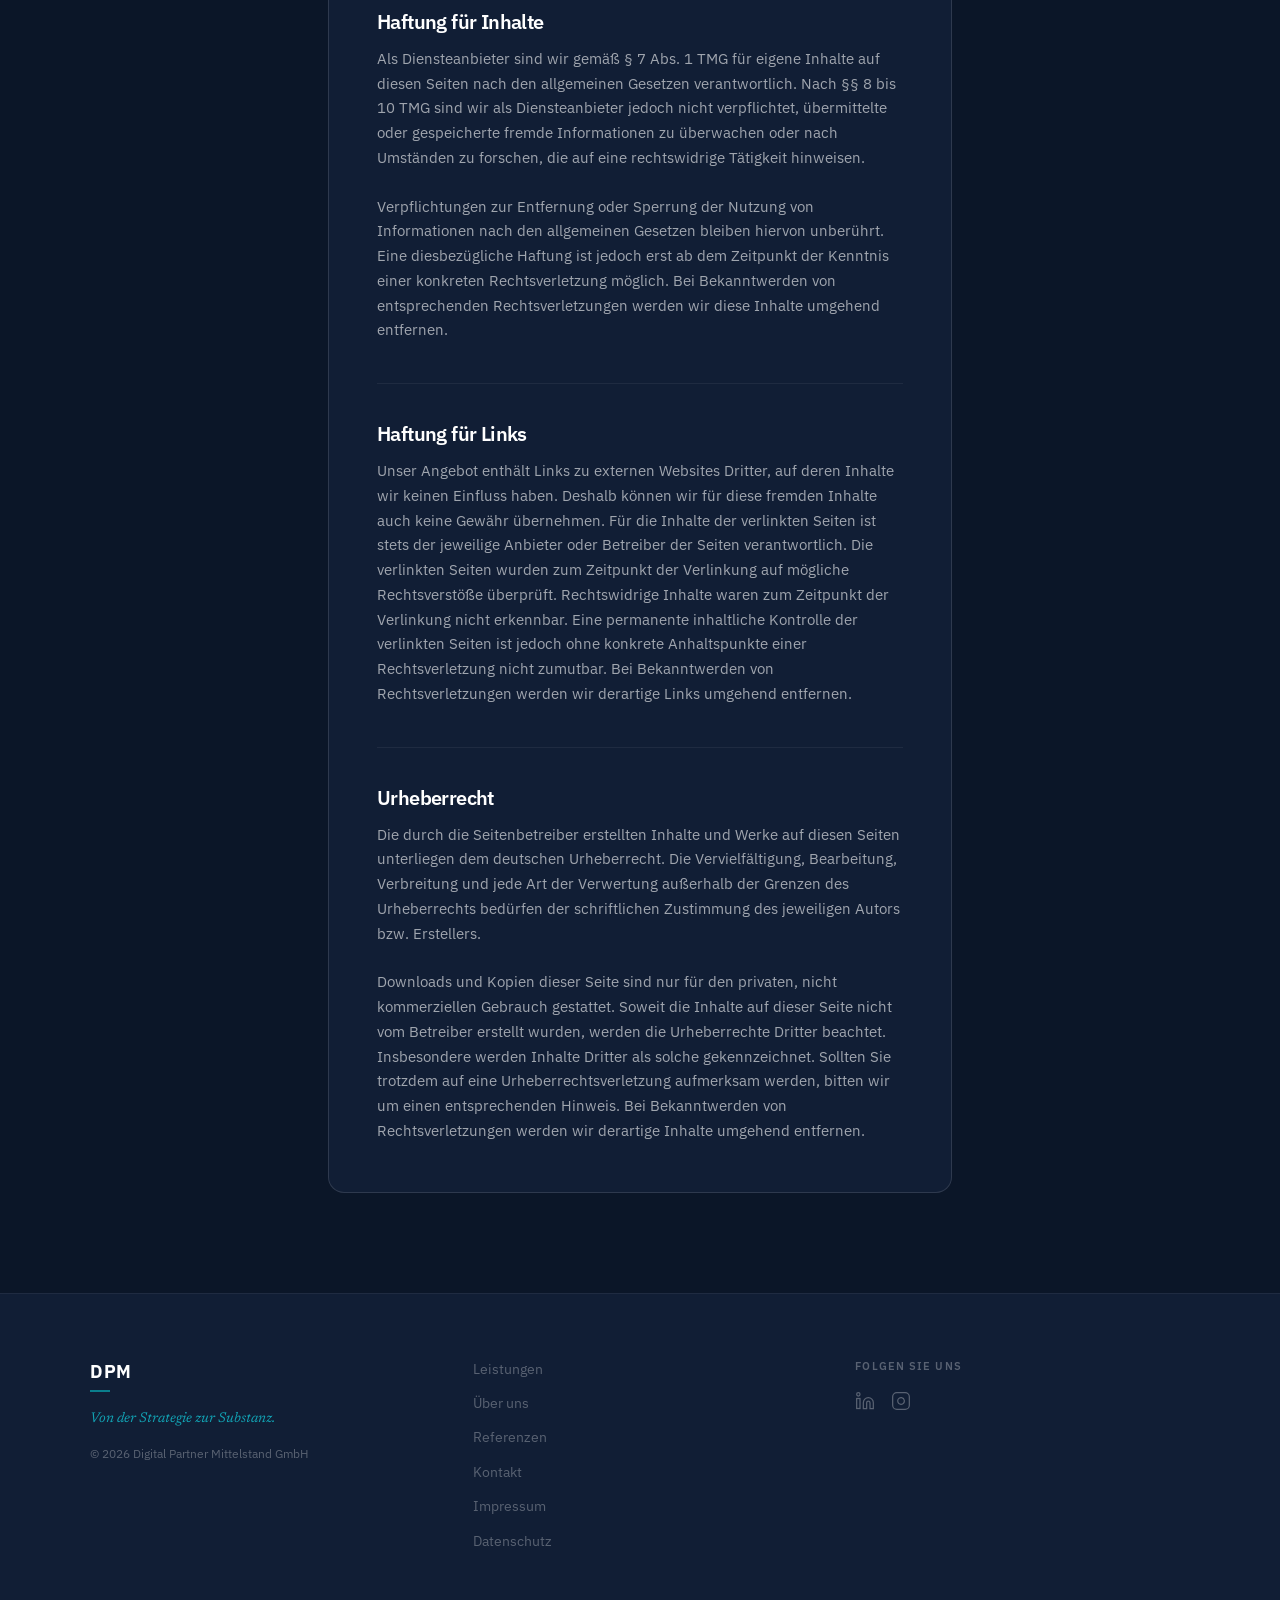
<file: impressum.html>
<!DOCTYPE html>
<html lang="de">
<head>
  <meta charset="UTF-8">
  <meta name="viewport" content="width=device-width, initial-scale=1.0">
  <title>Impressum - DPM Digital Partner Mittelstand</title>
  <meta name="robots" content="noindex, nofollow">
  <meta name="theme-color" content="#0B1628">
  <link rel="preconnect" href="https://fonts.googleapis.com">
  <link rel="preconnect" href="https://fonts.gstatic.com" crossorigin>
  <link href="https://fonts.googleapis.com/css2?family=IBM+Plex+Sans:ital,wght@0,300;0,400;0,500;0,600;0,700;1,400&family=Newsreader:ital,opsz,wght@0,6..72,700;1,6..72,300;1,6..72,400&display=swap" rel="stylesheet">
  <link rel="icon" type="image/png" href="favicon.png">
  <link rel="apple-touch-icon" href="favicon.png">
  <link rel="stylesheet" href="css/main.css">
</head>
<body>

  <div class="nav-overlay"></div>

  <nav class="nav scrolled" role="navigation" aria-label="Hauptnavigation">
    <a href="index.html" class="nav-logo" aria-label="DPM Startseite">
      <span class="nav-logo-text">DPM</span>
      <span class="nav-logo-line"></span>
    </a>
    <ul class="nav-links" role="list">
      <li><a href="leistungen.html" class="nav-link">Leistungen</a></li>
      <li><a href="ueber-uns.html" class="nav-link">&#220;ber uns</a></li>
      <li><a href="referenzen.html" class="nav-link">Referenzen</a></li>
      <li><a href="kontakt.html" class="nav-link">Kontakt</a></li>
    </ul>
    <a href="kontakt.html" class="nav-cta nav-desktop">Erstgespr&#228;ch vereinbaren</a>
    <button class="hamburger" aria-label="Men&#252; &#246;ffnen">
      <span></span><span></span><span></span>
    </button>
  </nav>

  <nav class="nav-drawer" role="navigation" aria-label="Mobile Navigation">
    <a href="leistungen.html" class="nav-drawer-link">Leistungen</a>
    <a href="ueber-uns.html" class="nav-drawer-link">&#220;ber uns</a>
    <a href="referenzen.html" class="nav-drawer-link">Referenzen</a>
    <a href="kontakt.html" class="nav-drawer-link">Kontakt</a>
    <a href="kontakt.html" class="nav-drawer-cta">Erstgespr&#228;ch vereinbaren</a>
  </nav>

  <section class="page-hero" aria-labelledby="impressum-heading">
    <div class="page-hero-inner">
      <span class="eyebrow">RECHTLICHES</span>
      <h1 id="impressum-heading">Impressum</h1>
    </div>
  </section>

  <section class="bg-night" aria-label="Impressum Inhalt">
    <div class="section" style="max-width:720px;">
      <div style="background:var(--night-2); border:1px solid var(--w12); border-radius:var(--radius-lg); padding:48px; line-height:1.7; color:var(--w60); font-size:15px;">

        <!-- ============================================================
             HINWEIS: Dieses Impressum gilt fuer die Uebergangsphase
             vor Eintragung der DPM Digital Partner Mittelstand GmbH
             ins Handelsregister. Sobald die GmbH eingetragen ist,
             muessen Registergericht, HRB-Nummer, USt-ID und die
             offizielle Geschaeftsadresse ergaenzt werden.
             ============================================================ -->

        <h2 style="font-size:20px; margin-bottom:16px; margin-top:0; color:var(--w); font-family:'IBM Plex Sans',sans-serif; font-weight:600;">Angaben gem&#228;&#223; &#167; 5 TMG</h2>

        <p style="margin-bottom:24px;">
          Digital Partner Mittelstand GmbH<br>
          (in Gr&#252;ndung)<br>
          <br>
          Gesch&#228;ftsf&#252;hrung:<br>
          Robert Bock<br>
          Timo Holtmann
        </p>

        <p style="margin-bottom:24px;">
          <strong style="color:var(--w90);">Gesch&#228;ftsadresse:</strong><br>
          [BITTE ERG&#196;NZEN: Stra&#223;e, Hausnummer, PLZ, Ort]<br>
          Deutschland
        </p>

        <p style="margin-bottom:24px;">
          <strong style="color:var(--w90);">Kontakt:</strong><br>
          E-Mail: <a href="mailto:rob@dpmdeutschland.de" style="color:var(--teal-b);">rob@dpmdeutschland.de</a><br>
          E-Mail: <a href="mailto:timo@dpmdeutschland.de" style="color:var(--teal-b);">timo@dpmdeutschland.de</a>
        </p>

        <p style="margin-bottom:24px;">
          <strong style="color:var(--w90);">Registerangaben:</strong><br>
          Eintragung im Handelsregister ausstehend.<br>
          Registergericht: [BITTE ERG&#196;NZEN nach Eintragung]<br>
          Registernummer: [BITTE ERG&#196;NZEN nach Eintragung]
        </p>

        <p style="margin-bottom:40px;">
          <strong style="color:var(--w90);">Umsatzsteuer-Identifikationsnummer:</strong><br>
          Gem&#228;&#223; &#167; 27a UStG: [BITTE ERG&#196;NZEN nach Vergabe]
        </p>

        <hr style="border:none; border-top:1px solid var(--w06); margin-bottom:40px;">

        <h2 style="font-size:20px; margin-bottom:16px; color:var(--w); font-family:'IBM Plex Sans',sans-serif; font-weight:600;">Redaktionell verantwortlich</h2>
        <p style="margin-bottom:40px;">
          Robert Bock<br>
          Timo Holtmann<br>
          (Anschrift wie oben)
        </p>

        <hr style="border:none; border-top:1px solid var(--w06); margin-bottom:40px;">

        <h2 style="font-size:20px; margin-bottom:16px; color:var(--w); font-family:'IBM Plex Sans',sans-serif; font-weight:600;">EU-Streitschlichtung</h2>
        <p style="margin-bottom:16px;">
          Die Europ&#228;ische Kommission stellt eine Plattform zur Online-Streitbeilegung (OS) bereit:
          <a href="https://ec.europa.eu/consumers/odr/" target="_blank" rel="noopener noreferrer" style="color:var(--teal-b);">https://ec.europa.eu/consumers/odr/</a>
        </p>
        <p style="margin-bottom:40px;">
          Unsere E-Mail-Adresse finden Sie oben im Impressum. Wir sind nicht bereit oder verpflichtet, an Streitbeilegungsverfahren vor einer Verbraucherschlichtungsstelle teilzunehmen.
        </p>

        <hr style="border:none; border-top:1px solid var(--w06); margin-bottom:40px;">

        <h2 style="font-size:20px; margin-bottom:16px; color:var(--w); font-family:'IBM Plex Sans',sans-serif; font-weight:600;">Haftung f&#252;r Inhalte</h2>
        <p style="margin-bottom:24px;">
          Als Diensteanbieter sind wir gem&#228;&#223; &#167; 7 Abs. 1 TMG f&#252;r eigene Inhalte auf diesen Seiten nach den allgemeinen Gesetzen verantwortlich. Nach &#167;&#167; 8 bis 10 TMG sind wir als Diensteanbieter jedoch nicht verpflichtet, &#252;bermittelte oder gespeicherte fremde Informationen zu &#252;berwachen oder nach Umst&#228;nden zu forschen, die auf eine rechtswidrige T&#228;tigkeit hinweisen.
        </p>
        <p style="margin-bottom:40px;">
          Verpflichtungen zur Entfernung oder Sperrung der Nutzung von Informationen nach den allgemeinen Gesetzen bleiben hiervon unber&#252;hrt. Eine diesbez&#252;gliche Haftung ist jedoch erst ab dem Zeitpunkt der Kenntnis einer konkreten Rechtsverletzung m&#246;glich. Bei Bekanntwerden von entsprechenden Rechtsverletzungen werden wir diese Inhalte umgehend entfernen.
        </p>

        <hr style="border:none; border-top:1px solid var(--w06); margin-bottom:40px;">

        <h2 style="font-size:20px; margin-bottom:16px; color:var(--w); font-family:'IBM Plex Sans',sans-serif; font-weight:600;">Haftung f&#252;r Links</h2>
        <p style="margin-bottom:40px;">
          Unser Angebot enth&#228;lt Links zu externen Websites Dritter, auf deren Inhalte wir keinen Einfluss haben. Deshalb k&#246;nnen wir f&#252;r diese fremden Inhalte auch keine Gew&#228;hr &#252;bernehmen. F&#252;r die Inhalte der verlinkten Seiten ist stets der jeweilige Anbieter oder Betreiber der Seiten verantwortlich. Die verlinkten Seiten wurden zum Zeitpunkt der Verlinkung auf m&#246;gliche Rechtsverst&#246;&#223;e &#252;berpr&#252;ft. Rechtswidrige Inhalte waren zum Zeitpunkt der Verlinkung nicht erkennbar. Eine permanente inhaltliche Kontrolle der verlinkten Seiten ist jedoch ohne konkrete Anhaltspunkte einer Rechtsverletzung nicht zumutbar. Bei Bekanntwerden von Rechtsverletzungen werden wir derartige Links umgehend entfernen.
        </p>

        <hr style="border:none; border-top:1px solid var(--w06); margin-bottom:40px;">

        <h2 style="font-size:20px; margin-bottom:16px; color:var(--w); font-family:'IBM Plex Sans',sans-serif; font-weight:600;">Urheberrecht</h2>
        <p style="margin-bottom:24px;">
          Die durch die Seitenbetreiber erstellten Inhalte und Werke auf diesen Seiten unterliegen dem deutschen Urheberrecht. Die Vervielf&#228;ltigung, Bearbeitung, Verbreitung und jede Art der Verwertung au&#223;erhalb der Grenzen des Urheberrechts bed&#252;rfen der schriftlichen Zustimmung des jeweiligen Autors bzw. Erstellers.
        </p>
        <p style="margin-bottom:0;">
          Downloads und Kopien dieser Seite sind nur f&#252;r den privaten, nicht kommerziellen Gebrauch gestattet. Soweit die Inhalte auf dieser Seite nicht vom Betreiber erstellt wurden, werden die Urheberrechte Dritter beachtet. Insbesondere werden Inhalte Dritter als solche gekennzeichnet. Sollten Sie trotzdem auf eine Urheberrechtsverletzung aufmerksam werden, bitten wir um einen entsprechenden Hinweis. Bei Bekanntwerden von Rechtsverletzungen werden wir derartige Inhalte umgehend entfernen.
        </p>

      </div>
    </div>
  </section>

  <footer class="footer" role="contentinfo">
    <div class="footer-inner">
      <div class="footer-brand">
        <div class="footer-logo">
          <span class="footer-logo-text">DPM</span>
          <span class="footer-logo-line"></span>
        </div>
        <p class="footer-slogan">Von der Strategie zur Substanz.</p>
        <p class="footer-copy">&copy; 2026 Digital Partner Mittelstand GmbH</p>
      </div>
      <nav class="footer-nav" aria-label="Footer Navigation">
        <a href="leistungen.html" class="footer-nav-link">Leistungen</a>
        <a href="ueber-uns.html" class="footer-nav-link">&#220;ber uns</a>
        <a href="referenzen.html" class="footer-nav-link">Referenzen</a>
        <a href="kontakt.html" class="footer-nav-link">Kontakt</a>
        <a href="impressum.html" class="footer-nav-link">Impressum</a>
        <a href="datenschutz.html" class="footer-nav-link">Datenschutz</a>
      </nav>
      <div class="footer-social">
        <span class="footer-social-label">Folgen Sie uns</span>
        <div class="footer-social-links">
          <a href="https://www.linkedin.com/in/r0bertbock" class="footer-social-link" target="_blank" rel="noopener noreferrer" aria-label="LinkedIn Robert Bock">
            <svg viewBox="0 0 24 24" fill="none" stroke="currentColor" stroke-width="1.5" aria-hidden="true"><path d="M16 8a6 6 0 0 1 6 6v7h-4v-7a2 2 0 0 0-2-2 2 2 0 0 0-2 2v7h-4v-7a6 6 0 0 1 6-6z"/><rect x="2" y="9" width="4" height="12"/><circle cx="4" cy="4" r="2"/></svg>
          </a>
          <a href="https://www.instagram.com/dpmdeutschland" class="footer-social-link" target="_blank" rel="noopener noreferrer" aria-label="Instagram DPM">
            <svg viewBox="0 0 24 24" fill="none" stroke="currentColor" stroke-width="1.5" aria-hidden="true"><rect x="2" y="2" width="20" height="20" rx="5" ry="5"/><path d="M16 11.37A4 4 0 1 1 12.63 8 4 4 0 0 1 16 11.37z"/><line x1="17.5" y1="6.5" x2="17.51" y2="6.5"/></svg>
          </a>
        </div>
      </div>
    </div>
  </footer>

  <script src="js/main.js"></script>
</body>
</html>
</file>
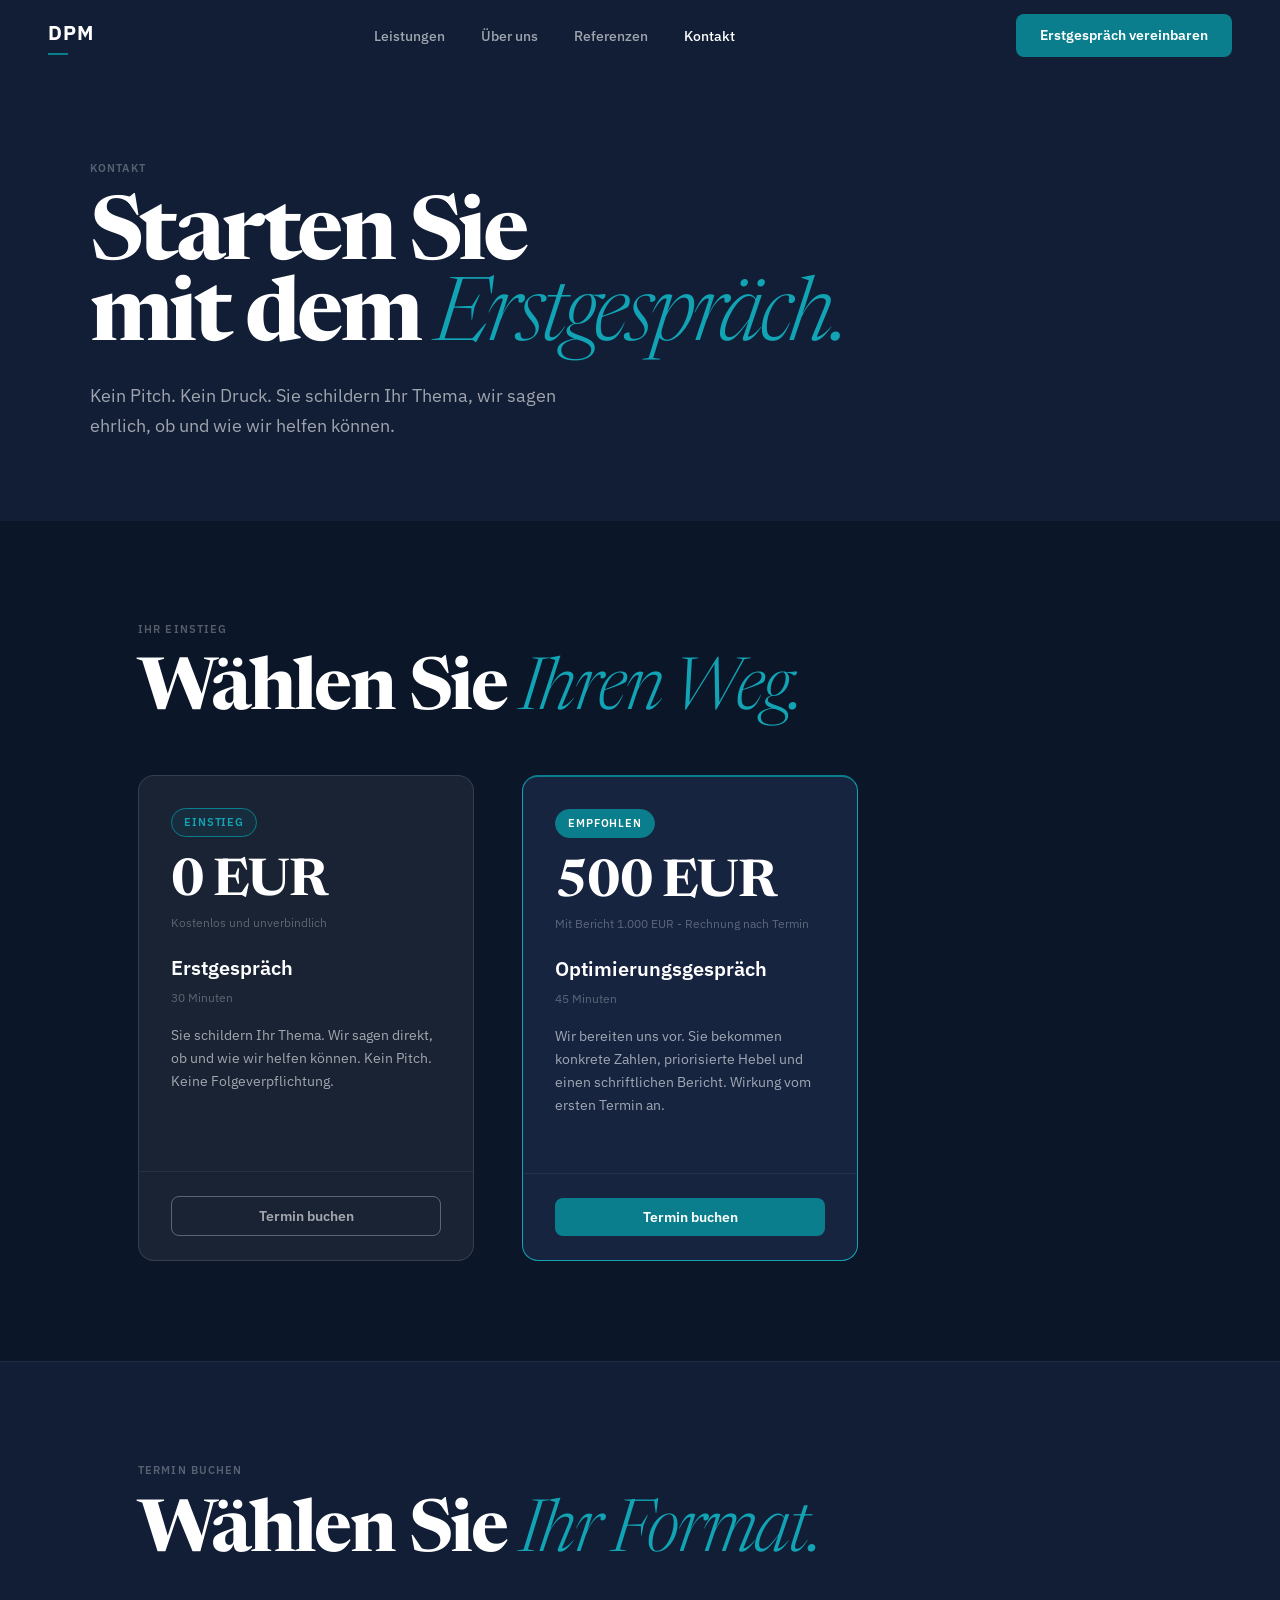
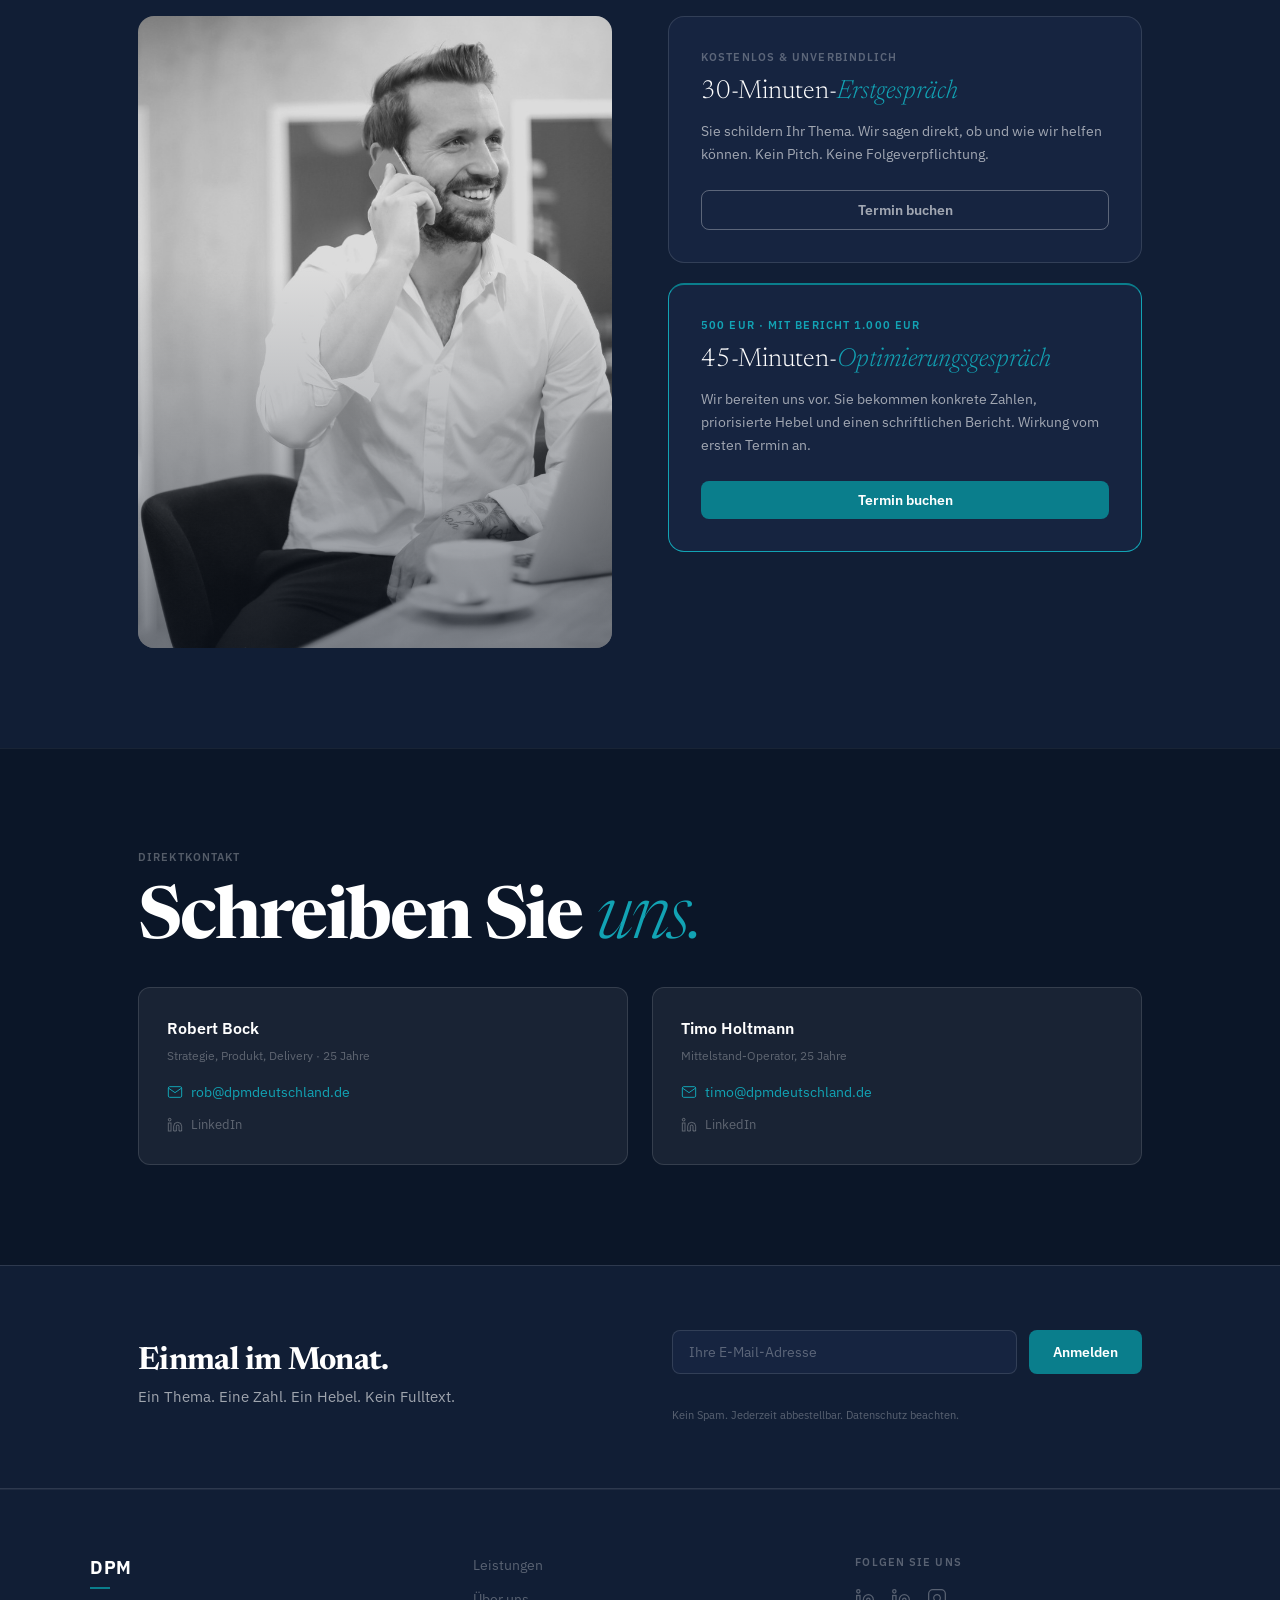
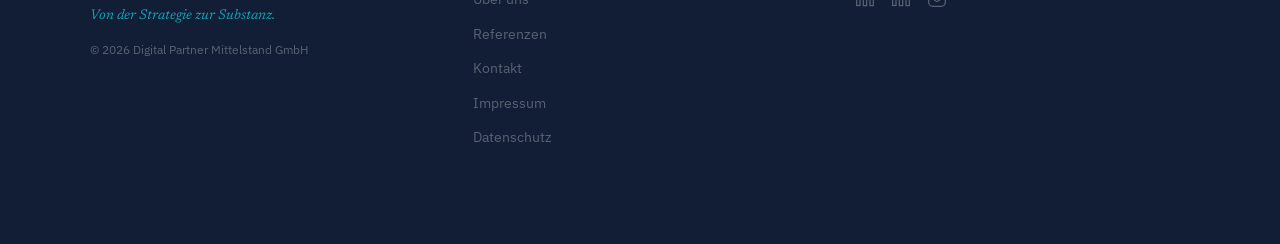
<file: kontakt.html>
<!DOCTYPE html>
<html lang="de">
<head>
  <meta charset="UTF-8">
  <meta name="viewport" content="width=device-width, initial-scale=1.0">
  <title>Kontakt - DPM Digital Partner Mittelstand</title>
  <meta name="description" content="Erstgespräch, Optimierungsgespräch oder direkter Kontakt. Kein Pitch. Kein Druck. Sie schildern Ihr Thema, wir sagen ehrlich, ob und wie wir helfen können.">
  <meta property="og:title" content="Kontakt - DPM Digital Partner Mittelstand">
  <meta property="og:description" content="Starten Sie mit dem Erstgespräch. Kein Pitch. Kein Druck.">
  <meta property="og:image" content="images/hero-bg.jpg">
  <meta name="theme-color" content="#0B1628">
  <link rel="preconnect" href="https://fonts.googleapis.com">
  <link rel="preconnect" href="https://fonts.gstatic.com" crossorigin>
  <link href="https://fonts.googleapis.com/css2?family=IBM+Plex+Sans:ital,wght@0,300;0,400;0,500;0,600;0,700;1,400&family=Newsreader:ital,opsz,wght@0,6..72,700;1,6..72,300;1,6..72,400&display=swap" rel="stylesheet">
  <link rel="icon" type="image/png" href="favicon.png">
  <link rel="apple-touch-icon" href="favicon.png">
  <link rel="stylesheet" href="css/main.css">
</head>
<body>

  <div class="nav-overlay"></div>

  <nav class="nav scrolled" role="navigation" aria-label="Hauptnavigation">
    <a href="index.html" class="nav-logo" aria-label="DPM Startseite">
      <span class="nav-logo-text">DPM</span>
      <span class="nav-logo-line"></span>
    </a>
    <ul class="nav-links" role="list">
      <li><a href="leistungen.html" class="nav-link">Leistungen</a></li>
      <li><a href="ueber-uns.html" class="nav-link">Über uns</a></li>
      <li><a href="referenzen.html" class="nav-link">Referenzen</a></li>
      <li><a href="kontakt.html" class="nav-link active">Kontakt</a></li>
    </ul>
    <a href="kontakt.html" class="nav-cta nav-desktop">Erstgespräch vereinbaren</a>
    <button class="hamburger" aria-label="Menü öffnen">
      <span></span><span></span><span></span>
    </button>
  </nav>

  <nav class="nav-drawer" role="navigation" aria-label="Mobile Navigation">
    <a href="leistungen.html" class="nav-drawer-link">Leistungen</a>
    <a href="ueber-uns.html" class="nav-drawer-link">Über uns</a>
    <a href="referenzen.html" class="nav-drawer-link">Referenzen</a>
    <a href="kontakt.html" class="nav-drawer-link">Kontakt</a>
    <a href="kontakt.html" class="nav-drawer-cta">Erstgespräch vereinbaren</a>
  </nav>

  <!-- PAGE HERO -->
  <section class="page-hero" aria-labelledby="kontakt-heading">
    <div class="page-hero-inner">
      <span class="eyebrow">KONTAKT</span>
      <h1 id="kontakt-heading">Starten Sie<br>mit dem <em>Erstgespräch.</em></h1>
      <p class="mt-20" style="font-size:18px; color:var(--w60); max-width:520px; line-height:1.65;">Kein Pitch. Kein Druck. Sie schildern Ihr Thema, wir sagen ehrlich, ob und wie wir helfen können.</p>
    </div>
  </section>

  <!-- DREI PRODUKT-KARTEN -->
  <section class="bg-night" aria-labelledby="kontakt-wege-heading" id="erstgespraech">
    <div class="section">
      <span class="eyebrow">IHR EINSTIEG</span>
      <h2 id="kontakt-wege-heading">Wählen Sie <em>Ihren Weg.</em></h2>

      <div class="grid-2 mt-48" style="max-width:720px;">

        <div class="card">
          <div class="card-body">
            <span class="pill pill-teal mb-20" style="display:inline-flex;">Einstieg</span>
            <div class="card-price">0 EUR</div>
            <div class="card-price-note">Kostenlos und unverbindlich</div>
            <div class="card-title">Erstgespräch</div>
            <div class="card-duration">30 Minuten</div>
            <p class="card-text">Sie schildern Ihr Thema. Wir sagen direkt, ob und wie wir helfen können. Kein Pitch. Keine Folgeverpflichtung.</p>
          </div>
          <div class="card-footer">
            <a href="https://calendly.com/rob-dpmdeutschland/30min" target="_blank" rel="noopener noreferrer" class="btn btn-ghost btn-md btn-full">Termin buchen</a>
          </div>
        </div>

        <div class="card card-featured" id="optimierung">
          <div class="card-body">
            <span class="pill pill-featured mb-20" style="display:inline-flex;">Empfohlen</span>
            <div class="card-price">500 EUR</div>
            <div class="card-price-note">Mit Bericht 1.000 EUR - Rechnung nach Termin</div>
            <div class="card-title">Optimierungsgespräch</div>
            <div class="card-duration">45 Minuten</div>
            <p class="card-text">Wir bereiten uns vor. Sie bekommen konkrete Zahlen, priorisierte Hebel und einen schriftlichen Bericht. Wirkung vom ersten Termin an.</p>
          </div>
          <div class="card-footer">
            <a href="https://calendly.com/rob-dpmdeutschland/30min" target="_blank" rel="noopener noreferrer" class="btn btn-teal btn-md btn-full">Termin buchen</a>
          </div>
        </div>

      </div>
    </div>
  </section>

  <!-- TERMINBUCHUNG -->
  <section class="bg-night-2" style="border-top:1px solid var(--w06);" aria-label="Terminbuchung">
    <div class="section">
      <span class="eyebrow">TERMIN BUCHEN</span>
      <h2>Wählen Sie <em>Ihr Format.</em></h2>

      <div class="booking-layout mt-48">

        <div class="booking-photo-wrap">
          <img src="images/bw-phone-call.jpg" alt="Erstgespräch vereinbaren" class="booking-photo" loading="lazy">
          <div class="booking-photo-overlay"></div>
        </div>

        <div class="booking-options">

          <div class="booking-card" id="calendly-30min">
            <div class="booking-card-tag">Kostenlos &amp; unverbindlich</div>
            <div class="booking-card-title">30-Minuten-<em>Erstgespräch</em></div>
            <p class="booking-card-body">Sie schildern Ihr Thema. Wir sagen direkt, ob und wie wir helfen können. Kein Pitch. Keine Folgeverpflichtung.</p>
            <a href="https://calendly.com/rob-dpmdeutschland/30min" target="_blank" rel="noopener noreferrer" class="btn btn-ghost btn-md btn-full">Termin buchen</a>
          </div>

          <div class="booking-card booking-card-featured" id="calendly-45min">
            <div class="booking-card-tag booking-card-tag-featured">500 EUR · Mit Bericht 1.000 EUR</div>
            <div class="booking-card-title">45-Minuten-<em>Optimierungsgespräch</em></div>
            <p class="booking-card-body">Wir bereiten uns vor. Sie bekommen konkrete Zahlen, priorisierte Hebel und einen schriftlichen Bericht. Wirkung vom ersten Termin an.</p>
            <a href="https://calendly.com/rob-dpmdeutschland/30min" target="_blank" rel="noopener noreferrer" class="btn btn-teal btn-md btn-full">Termin buchen</a>
          </div>

        </div>
      </div>
    </div>
  </section>

  <!-- DIREKTKONTAKT -->
  <section class="bg-night" style="border-top:1px solid var(--w06);" aria-labelledby="direktkontakt-heading">
    <div class="section">
      <span class="eyebrow">DIREKTKONTAKT</span>
      <h2 id="direktkontakt-heading">Schreiben Sie <em>uns.</em></h2>

      <div class="contact-grid mt-32">
        <div class="contact-card">
          <div class="contact-name">Robert Bock</div>
          <div class="contact-role">Strategie, Produkt, Delivery · 25 Jahre</div>
          <a href="mailto:rob@dpmdeutschland.de" class="contact-email">
            <svg viewBox="0 0 24 24" aria-hidden="true"><path d="M4 4h16c1.1 0 2 .9 2 2v12c0 1.1-.9 2-2 2H4c-1.1 0-2-.9-2-2V6c0-1.1.9-2 2-2z"/><polyline points="22,6 12,13 2,6"/></svg>
            rob@dpmdeutschland.de
          </a>
          <a href="https://www.linkedin.com/in/r0bertbock" class="contact-li" target="_blank" rel="noopener noreferrer">
            <svg viewBox="0 0 24 24" aria-hidden="true"><path d="M16 8a6 6 0 0 1 6 6v7h-4v-7a2 2 0 0 0-2-2 2 2 0 0 0-2 2v7h-4v-7a6 6 0 0 1 6-6z"/><rect x="2" y="9" width="4" height="12"/><circle cx="4" cy="4" r="2"/></svg>
            LinkedIn
          </a>
        </div>

        <div class="contact-card">
          <div class="contact-name">Timo Holtmann</div>
          <div class="contact-role">Mittelstand-Operator, 25 Jahre</div>
          <a href="mailto:timo@dpmdeutschland.de" class="contact-email">
            <svg viewBox="0 0 24 24" aria-hidden="true"><path d="M4 4h16c1.1 0 2 .9 2 2v12c0 1.1-.9 2-2 2H4c-1.1 0-2-.9-2-2V6c0-1.1.9-2 2-2z"/><polyline points="22,6 12,13 2,6"/></svg>
            timo@dpmdeutschland.de
          </a>
          <a href="https://www.linkedin.com/in/timo-holtmann-06978277" class="contact-li" target="_blank" rel="noopener noreferrer">
            <svg viewBox="0 0 24 24" aria-hidden="true"><path d="M16 8a6 6 0 0 1 6 6v7h-4v-7a2 2 0 0 0-2-2 2 2 0 0 0-2 2v7h-4v-7a6 6 0 0 1 6-6z"/><rect x="2" y="9" width="4" height="12"/><circle cx="4" cy="4" r="2"/></svg>
            LinkedIn
          </a>
        </div>
      </div>
    </div>
  </section>

  <!-- NEWSLETTER -->
  <section class="newsletter-section" aria-labelledby="newsletter-heading">
    <div class="newsletter-inner">
      <div>
        <h3 class="newsletter-h3" id="newsletter-heading">Einmal im Monat.</h3>
        <p class="newsletter-sub">Ein Thema. Eine Zahl. Ein Hebel. Kein Fulltext.</p>
      </div>
      <div>
        <div class="newsletter-form" id="newsletter-form">
          <input type="email" class="newsletter-input" id="newsletter-email" placeholder="Ihre E-Mail-Adresse" aria-label="E-Mail-Adresse für Newsletter">
          <button class="btn btn-teal btn-md" id="newsletter-btn" type="button">Anmelden</button>
        </div>
        <p id="newsletter-msg" style="font-size:13px; margin-top:10px; min-height:18px;"></p>
        <p style="font-size:11px; color:var(--w30); margin-top:4px;">Kein Spam. Jederzeit abbestellbar. Datenschutz beachten.</p>
      </div>
    </div>
  </section>

  <!-- FOOTER -->
  <footer class="footer" role="contentinfo">
    <div class="footer-inner">
      <div class="footer-brand">
        <div class="footer-logo">
          <span class="footer-logo-text">DPM</span>
          <span class="footer-logo-line"></span>
        </div>
        <p class="footer-slogan">Von der Strategie zur Substanz.</p>
        <p class="footer-copy">&copy; 2026 Digital Partner Mittelstand GmbH</p>
      </div>
      <nav class="footer-nav" aria-label="Footer Navigation">
        <a href="leistungen.html" class="footer-nav-link">Leistungen</a>
        <a href="ueber-uns.html" class="footer-nav-link">Über uns</a>
        <a href="referenzen.html" class="footer-nav-link">Referenzen</a>
        <a href="kontakt.html" class="footer-nav-link">Kontakt</a>
        <a href="impressum.html" class="footer-nav-link">Impressum</a>
        <a href="datenschutz.html" class="footer-nav-link">Datenschutz</a>
      </nav>
      <div class="footer-social">
        <span class="footer-social-label">Folgen Sie uns</span>
        <div class="footer-social-links">
          <a href="https://www.linkedin.com/in/r0bertbock" class="footer-social-link" target="_blank" rel="noopener noreferrer" aria-label="Robert Bock auf LinkedIn">
            <svg viewBox="0 0 24 24" aria-hidden="true"><path d="M16 8a6 6 0 0 1 6 6v7h-4v-7a2 2 0 0 0-2-2 2 2 0 0 0-2 2v7h-4v-7a6 6 0 0 1 6-6z"/><rect x="2" y="9" width="4" height="12"/><circle cx="4" cy="4" r="2"/></svg>
          </a>
          <a href="https://www.linkedin.com/in/timo-holtmann-06978277" class="footer-social-link" target="_blank" rel="noopener noreferrer" aria-label="Timo Holtmann auf LinkedIn">
            <svg viewBox="0 0 24 24" aria-hidden="true"><path d="M16 8a6 6 0 0 1 6 6v7h-4v-7a2 2 0 0 0-2-2 2 2 0 0 0-2 2v7h-4v-7a6 6 0 0 1 6-6z"/><rect x="2" y="9" width="4" height="12"/><circle cx="4" cy="4" r="2"/></svg>
          </a>
          <a href="https://www.instagram.com/dpmdeutschland" class="footer-social-link" target="_blank" rel="noopener noreferrer" aria-label="DPM auf Instagram">
            <svg viewBox="0 0 24 24" aria-hidden="true"><rect x="2" y="2" width="20" height="20" rx="5" ry="5"/><path d="M16 11.37A4 4 0 1 1 12.63 8 4 4 0 0 1 16 11.37z"/><line x1="17.5" y1="6.5" x2="17.51" y2="6.5"/></svg>
          </a>
        </div>
      </div>
    </div>
  </footer>

  <!-- STICKY BAR -->
  <div class="sticky-bar" role="complementary" aria-label="Schnellkontakt">
    <button class="sticky-bar-btn sticky-bar-btn-ghost" data-action="erstgespraech">Erstgespräch - kostenlos</button>
    <button class="sticky-bar-btn sticky-bar-btn-teal" data-action="optimierung">Optimierungsgespräch - 500 EUR</button>
  </div>

  <script src="js/main.js"></script>
</body>
</html>
</file>
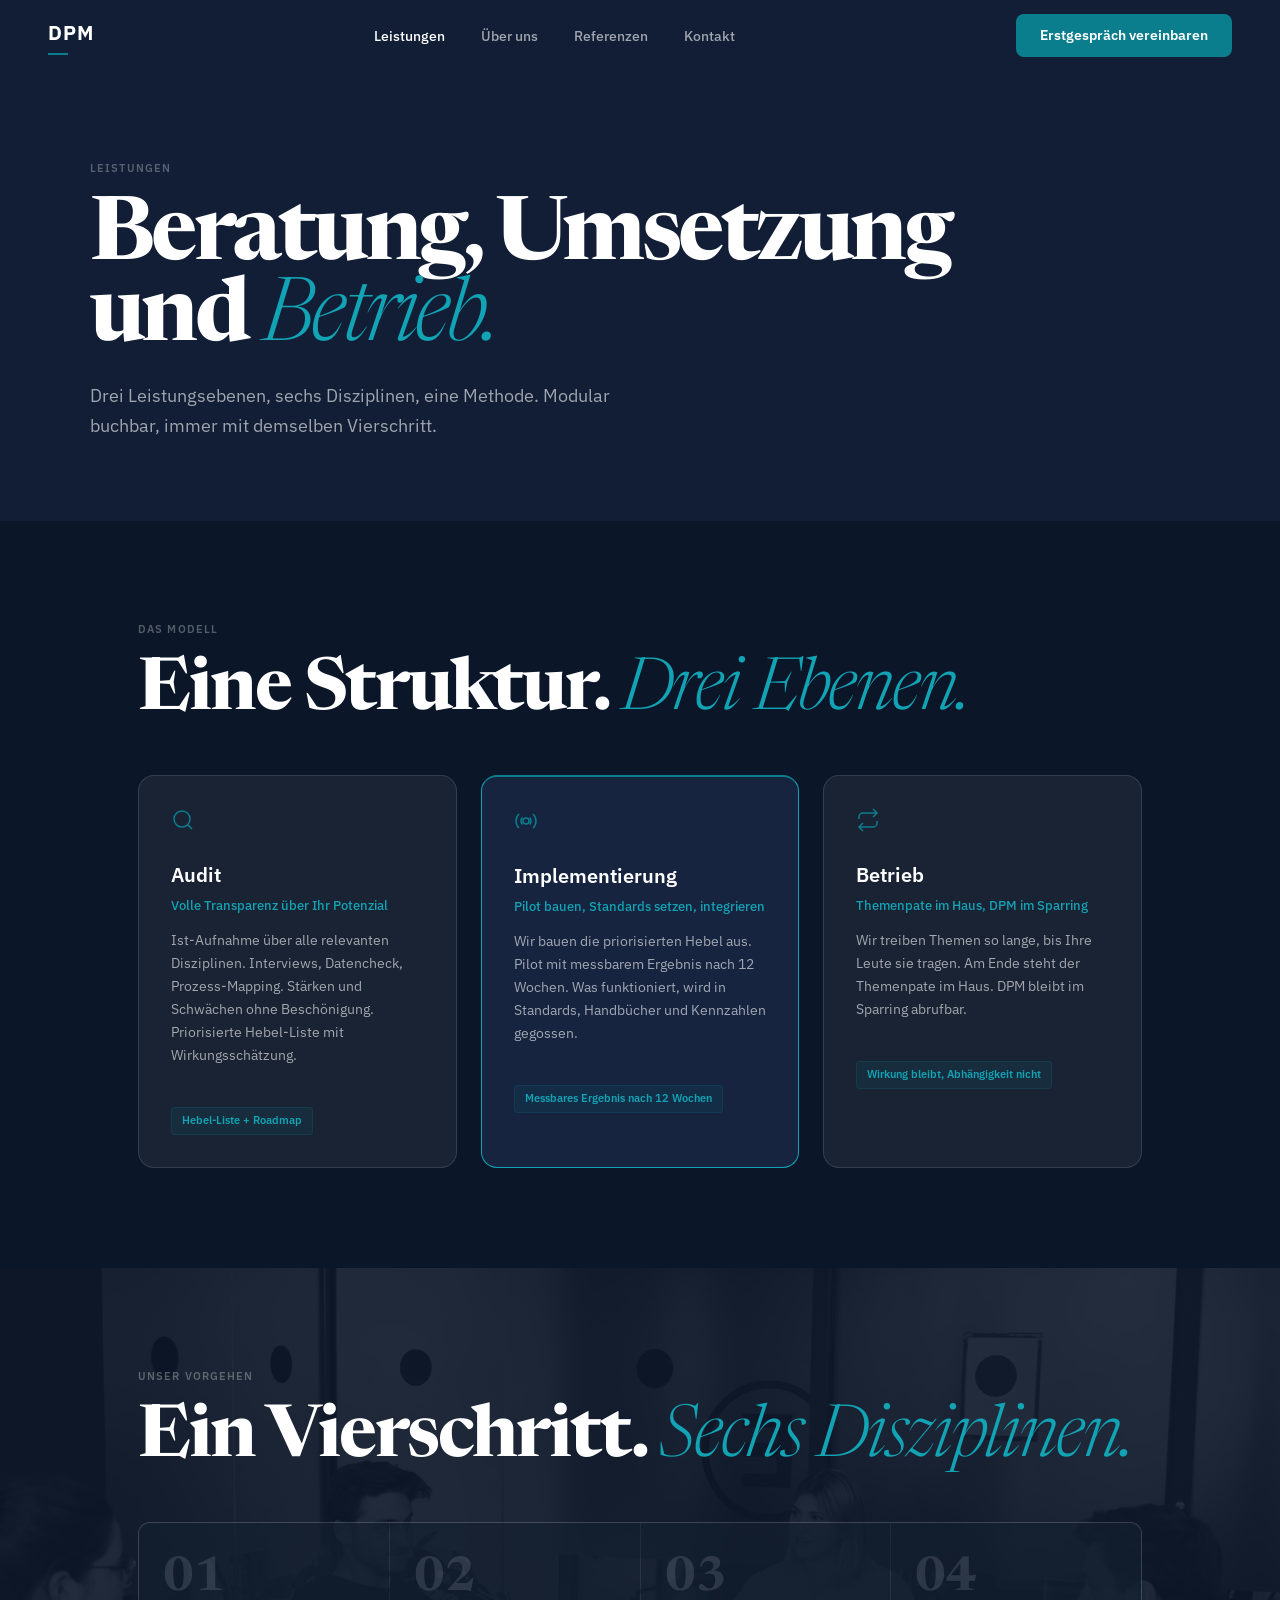
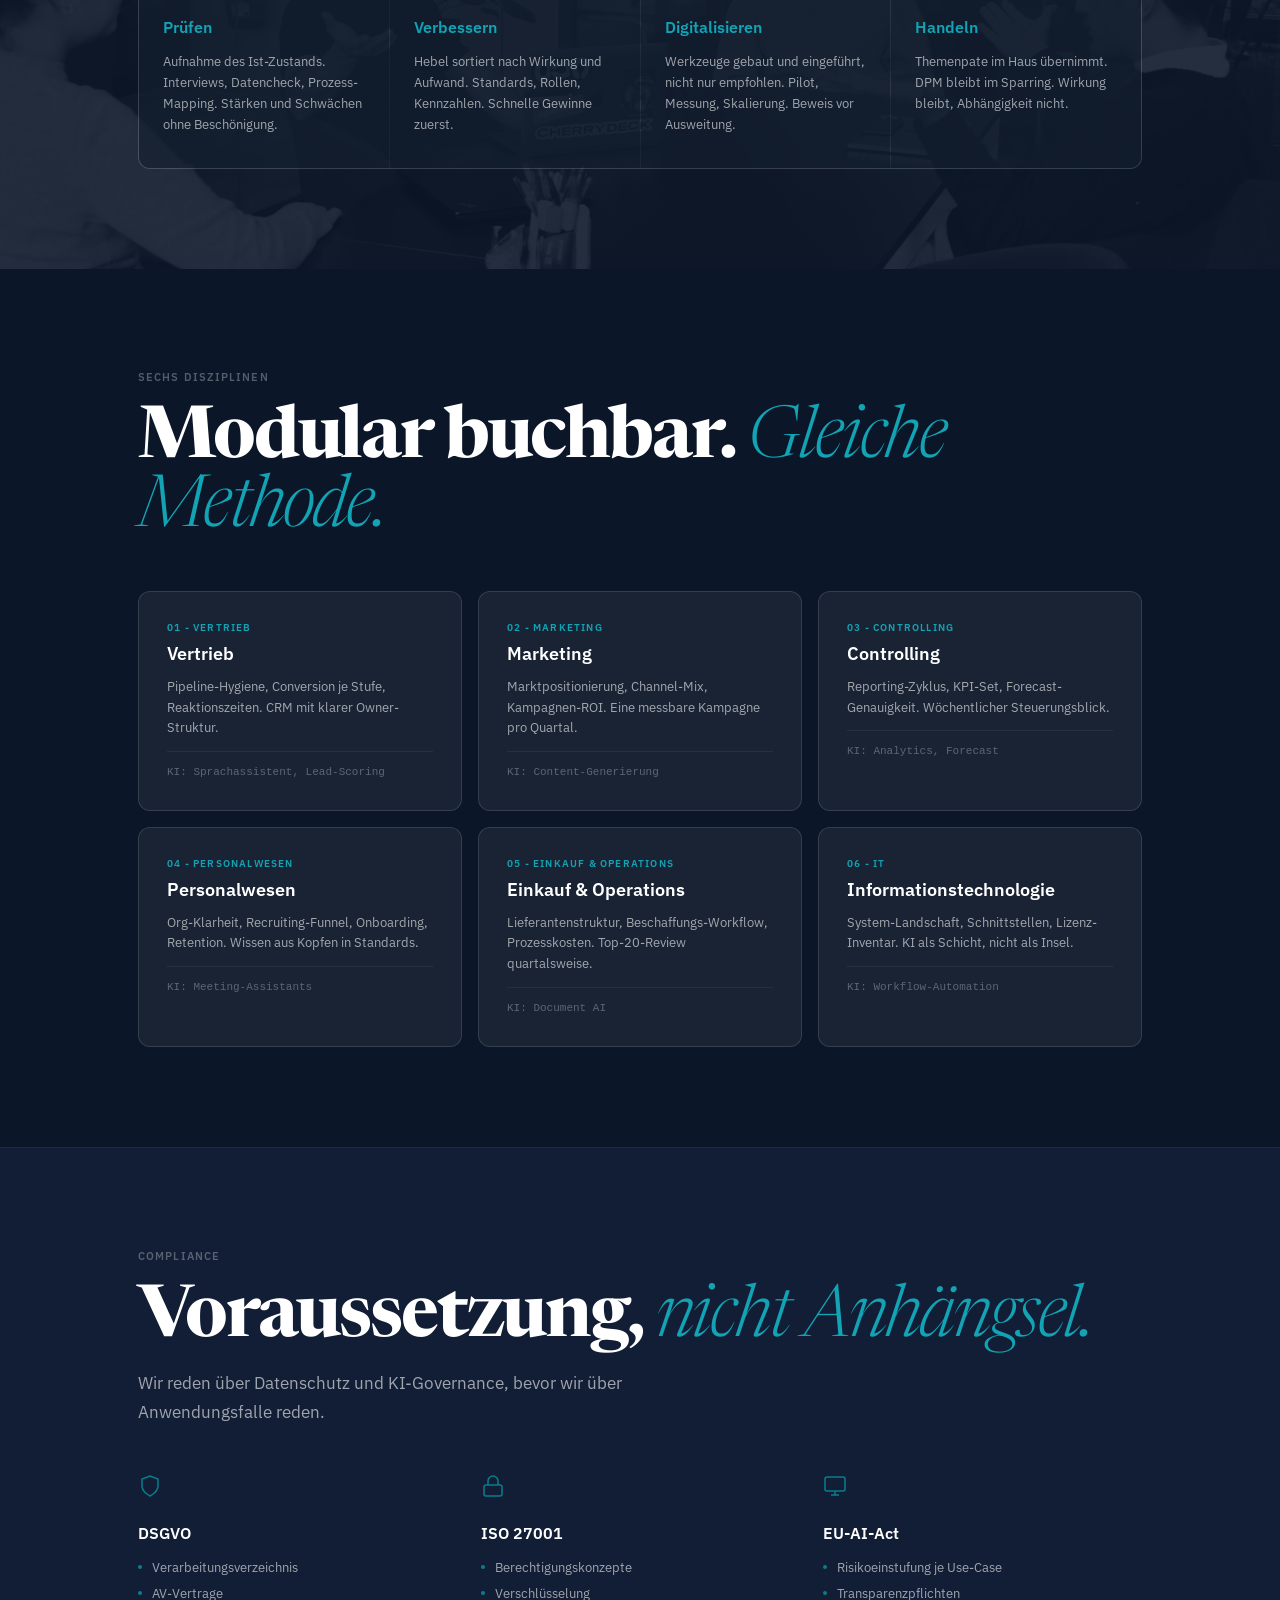
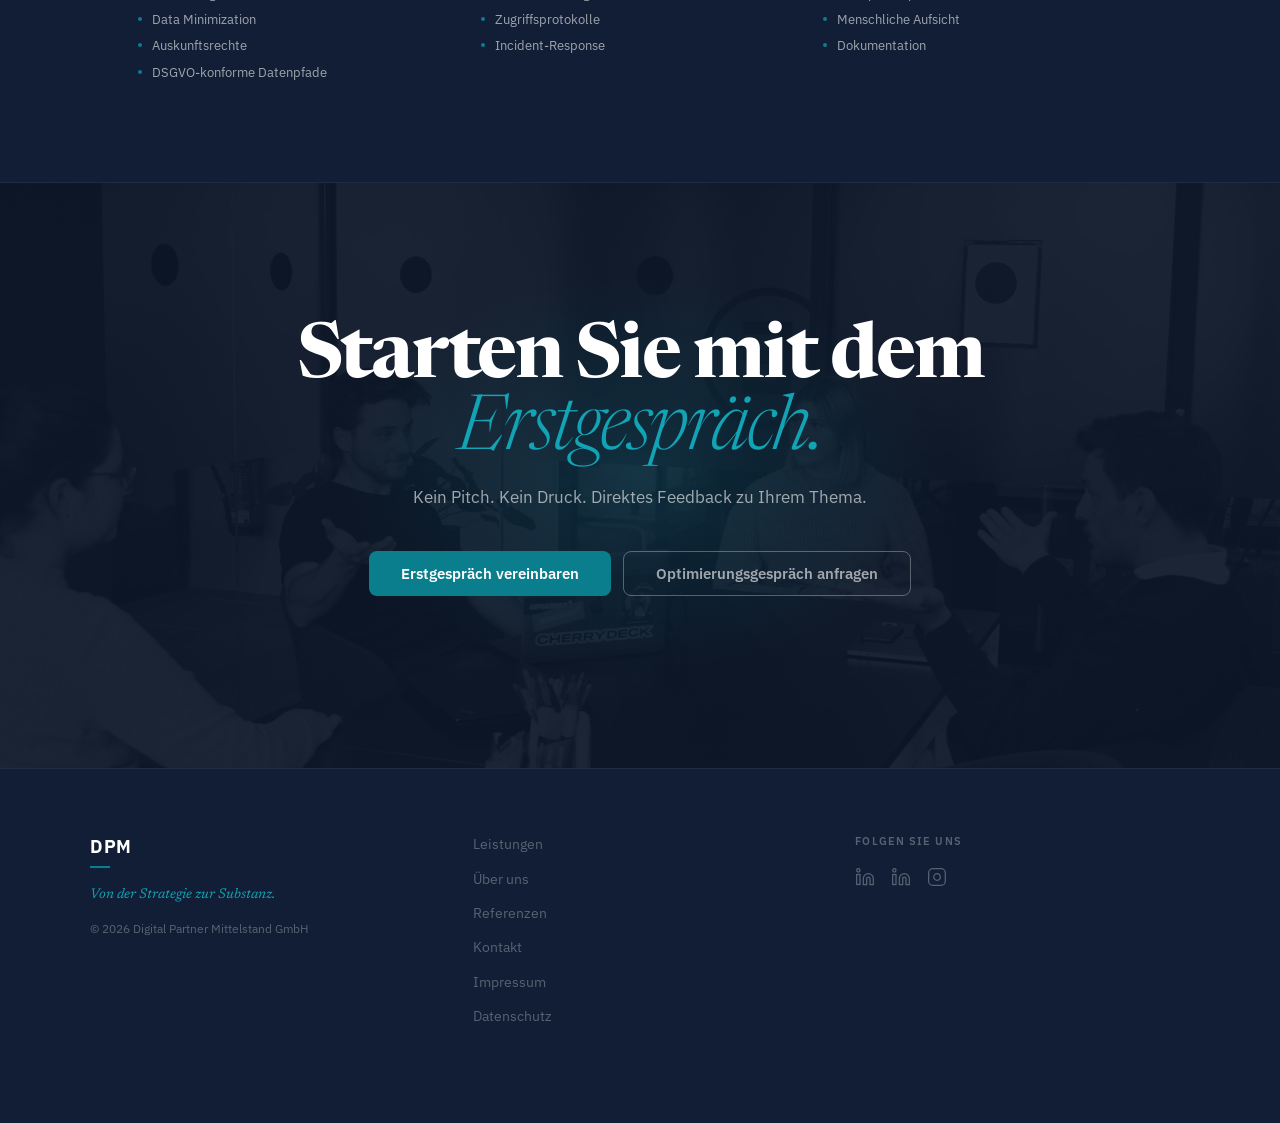
<file: leistungen.html>
<!DOCTYPE html>
<html lang="de">
<head>
  <meta charset="UTF-8">
  <meta name="viewport" content="width=device-width, initial-scale=1.0">
  <title>Leistungen - DPM Digital Partner Mittelstand</title>
  <meta name="description" content="Beratung, Umsetzung und Betrieb aus einer Hand. Drei Leistungsebenen, sechs Disziplinen, eine Methode. Modular buchbar, immer mit demselben Vierschritt.">
  <meta property="og:title" content="Leistungen - DPM Digital Partner Mittelstand">
  <meta property="og:description" content="Drei Leistungsebenen, sechs Disziplinen, eine Methode. Modular buchbar, immer mit demselben Vierschritt.">
  <meta property="og:image" content="images/hero-bg.jpg">
  <meta name="theme-color" content="#0B1628">
  <link rel="preconnect" href="https://fonts.googleapis.com">
  <link rel="preconnect" href="https://fonts.gstatic.com" crossorigin>
  <link href="https://fonts.googleapis.com/css2?family=IBM+Plex+Sans:ital,wght@0,300;0,400;0,500;0,600;0,700;1,400&family=Newsreader:ital,opsz,wght@0,6..72,700;1,6..72,300;1,6..72,400&display=swap" rel="stylesheet">
  <link rel="icon" type="image/png" href="favicon.png">
  <link rel="apple-touch-icon" href="favicon.png">
  <link rel="stylesheet" href="css/main.css">
</head>
<body>

  <div class="nav-overlay"></div>

  <nav class="nav scrolled" role="navigation" aria-label="Hauptnavigation">
    <a href="index.html" class="nav-logo" aria-label="DPM Startseite">
      <span class="nav-logo-text">DPM</span>
      <span class="nav-logo-line"></span>
    </a>
    <ul class="nav-links" role="list">
      <li><a href="leistungen.html" class="nav-link active">Leistungen</a></li>
      <li><a href="ueber-uns.html" class="nav-link">Über uns</a></li>
      <li><a href="referenzen.html" class="nav-link">Referenzen</a></li>
      <li><a href="kontakt.html" class="nav-link">Kontakt</a></li>
    </ul>
    <a href="kontakt.html" class="nav-cta nav-desktop">Erstgespräch vereinbaren</a>
    <button class="hamburger" aria-label="Menü öffnen">
      <span></span><span></span><span></span>
    </button>
  </nav>

  <nav class="nav-drawer" role="navigation" aria-label="Mobile Navigation">
    <a href="leistungen.html" class="nav-drawer-link">Leistungen</a>
    <a href="ueber-uns.html" class="nav-drawer-link">Über uns</a>
    <a href="referenzen.html" class="nav-drawer-link">Referenzen</a>
    <a href="kontakt.html" class="nav-drawer-link">Kontakt</a>
    <a href="kontakt.html" class="nav-drawer-cta">Erstgespräch vereinbaren</a>
  </nav>

  <!-- PAGE HERO -->
  <section class="page-hero" aria-labelledby="leistungen-heading">
    <div class="page-hero-inner">
      <span class="eyebrow">LEISTUNGEN</span>
      <h1 id="leistungen-heading">Beratung, Umsetzung<br>und <em>Betrieb.</em></h1>
      <p class="mt-20" style="font-size:18px; color:var(--w60); max-width:560px; line-height:1.65;">Drei Leistungsebenen, sechs Disziplinen, eine Methode. Modular buchbar, immer mit demselben Vierschritt.</p>
    </div>
  </section>

  <!-- DREI LEISTUNGSEBENEN -->
  <section class="bg-night" aria-labelledby="modell-heading">
    <div class="section">
      <span class="eyebrow">DAS MODELL</span>
      <h2 id="modell-heading">Eine Struktur. <em>Drei Ebenen.</em></h2>

      <div class="grid-3 mt-48">

        <!-- Ebene 1: Audit -->
        <div class="card">
          <div class="card-body">
            <div class="card-icon">
              <svg viewBox="0 0 24 24" aria-hidden="true"><circle cx="11" cy="11" r="8"/><line x1="21" y1="21" x2="16.65" y2="16.65"/></svg>
            </div>
            <div class="card-title">Audit</div>
            <p style="font-size:13px; color:var(--teal-b); margin-bottom:12px; font-weight:500;">Volle Transparenz über Ihr Potenzial</p>
            <p class="card-text">Ist-Aufnahme über alle relevanten Disziplinen. Interviews, Datencheck, Prozess-Mapping. Stärken und Schwächen ohne Beschönigung. Priorisierte Hebel-Liste mit Wirkungsschätzung.</p>
            <div class="card-deliverable">Hebel-Liste + Roadmap</div>
          </div>
        </div>

        <!-- Ebene 2: Implementierung (featured) -->
        <div class="card card-featured">
          <div class="card-body">
            <div class="card-icon">
              <svg viewBox="0 0 24 24" aria-hidden="true"><circle cx="12" cy="12" r="3"/><path d="M19.07 4.93a10 10 0 0 1 0 14.14M4.93 4.93a10 10 0 0 0 0 14.14"/><path d="M15.54 8.46a5 5 0 0 1 0 7.07M8.46 8.46a5 5 0 0 0 0 7.07"/></svg>
            </div>
            <div class="card-title">Implementierung</div>
            <p style="font-size:13px; color:var(--teal-b); margin-bottom:12px; font-weight:500;">Pilot bauen, Standards setzen, integrieren</p>
            <p class="card-text">Wir bauen die priorisierten Hebel aus. Pilot mit messbarem Ergebnis nach 12 Wochen. Was funktioniert, wird in Standards, Handbücher und Kennzahlen gegossen.</p>
            <div class="card-deliverable">Messbares Ergebnis nach 12 Wochen</div>
          </div>
        </div>

        <!-- Ebene 3: Betrieb -->
        <div class="card">
          <div class="card-body">
            <div class="card-icon">
              <svg viewBox="0 0 24 24" aria-hidden="true"><polyline points="17 1 21 5 17 9"/><path d="M3 11V9a4 4 0 0 1 4-4h14"/><polyline points="7 23 3 19 7 15"/><path d="M21 13v2a4 4 0 0 1-4 4H3"/></svg>
            </div>
            <div class="card-title">Betrieb</div>
            <p style="font-size:13px; color:var(--teal-b); margin-bottom:12px; font-weight:500;">Themenpate im Haus, DPM im Sparring</p>
            <p class="card-text">Wir treiben Themen so lange, bis Ihre Leute sie tragen. Am Ende steht der Themenpate im Haus. DPM bleibt im Sparring abrufbar.</p>
            <div class="card-deliverable">Wirkung bleibt, Abhängigkeit nicht</div>
          </div>
        </div>

      </div>
    </div>
  </section>

  <!-- VIERSCHRITT (Photo Background) -->
  <section style="position:relative; overflow:hidden;" aria-labelledby="vierschritt-heading">
    <div style="position:absolute; inset:0; background-image:url('images/office-meeting.jpg'); background-size:cover; background-position:center; filter:grayscale(100%); z-index:0;"></div>
    <div style="position:absolute; inset:0; background:rgba(11,22,40,0.88); z-index:1;"></div>
    <div style="position:relative; z-index:10; padding:var(--pad-y) var(--pad-x); max-width:var(--max-w); margin:0 auto;">
      <span class="eyebrow">UNSER VORGEHEN</span>
      <h2 id="vierschritt-heading" style="color:var(--w);">Ein Vierschritt. <em>Sechs Disziplinen.</em></h2>

      <div class="vierschritt-grid">
        <div class="vierschritt-card">
          <div class="vierschritt-num">01</div>
          <div class="vierschritt-title">Prüfen</div>
          <p class="vierschritt-text">Aufnahme des Ist-Zustands. Interviews, Datencheck, Prozess-Mapping. Stärken und Schwächen ohne Beschönigung.</p>
        </div>
        <div class="vierschritt-card">
          <div class="vierschritt-num">02</div>
          <div class="vierschritt-title">Verbessern</div>
          <p class="vierschritt-text">Hebel sortiert nach Wirkung und Aufwand. Standards, Rollen, Kennzahlen. Schnelle Gewinne zuerst.</p>
        </div>
        <div class="vierschritt-card">
          <div class="vierschritt-num">03</div>
          <div class="vierschritt-title">Digitalisieren</div>
          <p class="vierschritt-text">Werkzeuge gebaut und eingeführt, nicht nur empfohlen. Pilot, Messung, Skalierung. Beweis vor Ausweitung.</p>
        </div>
        <div class="vierschritt-card">
          <div class="vierschritt-num">04</div>
          <div class="vierschritt-title">Handeln</div>
          <p class="vierschritt-text">Themenpate im Haus übernimmt. DPM bleibt im Sparring. Wirkung bleibt, Abhängigkeit nicht.</p>
        </div>
      </div>
    </div>
  </section>

  <!-- SECHS DISZIPLINEN -->
  <section class="bg-night" aria-labelledby="disziplinen-heading">
    <div class="section">
      <span class="eyebrow">SECHS DISZIPLINEN</span>
      <h2 id="disziplinen-heading">Modular buchbar. <em>Gleiche Methode.</em></h2>

      <div style="display:grid; grid-template-columns:repeat(3,1fr); gap:16px; margin-top:48px;">

        <div class="disc-card">
          <div class="disc-number">01 - Vertrieb</div>
          <div class="disc-title">Vertrieb</div>
          <p class="disc-text">Pipeline-Hygiene, Conversion je Stufe, Reaktionszeiten. CRM mit klarer Owner-Struktur.</p>
          <div class="disc-ai">KI: Sprachassistent, Lead-Scoring</div>
        </div>

        <div class="disc-card">
          <div class="disc-number">02 - Marketing</div>
          <div class="disc-title">Marketing</div>
          <p class="disc-text">Marktpositionierung, Channel-Mix, Kampagnen-ROI. Eine messbare Kampagne pro Quartal.</p>
          <div class="disc-ai">KI: Content-Generierung</div>
        </div>

        <div class="disc-card">
          <div class="disc-number">03 - Controlling</div>
          <div class="disc-title">Controlling</div>
          <p class="disc-text">Reporting-Zyklus, KPI-Set, Forecast-Genauigkeit. Wöchentlicher Steuerungsblick.</p>
          <div class="disc-ai">KI: Analytics, Forecast</div>
        </div>

        <div class="disc-card">
          <div class="disc-number">04 - Personalwesen</div>
          <div class="disc-title">Personalwesen</div>
          <p class="disc-text">Org-Klarheit, Recruiting-Funnel, Onboarding, Retention. Wissen aus Kopfen in Standards.</p>
          <div class="disc-ai">KI: Meeting-Assistants</div>
        </div>

        <div class="disc-card">
          <div class="disc-number">05 - Einkauf & Operations</div>
          <div class="disc-title">Einkauf &amp; Operations</div>
          <p class="disc-text">Lieferantenstruktur, Beschaffungs-Workflow, Prozesskosten. Top-20-Review quartalsweise.</p>
          <div class="disc-ai">KI: Document AI</div>
        </div>

        <div class="disc-card">
          <div class="disc-number">06 - IT</div>
          <div class="disc-title">Informationstechnologie</div>
          <p class="disc-text">System-Landschaft, Schnittstellen, Lizenz-Inventar. KI als Schicht, nicht als Insel.</p>
          <div class="disc-ai">KI: Workflow-Automation</div>
        </div>

      </div>
    </div>
  </section>

  <!-- DATENSCHUTZ & STEUERUNG -->
  <section class="bg-night-2" style="border-top:1px solid var(--w06); border-bottom:1px solid var(--w06);" aria-labelledby="compliance-heading">
    <div class="section">
      <span class="eyebrow">COMPLIANCE</span>
      <h2 id="compliance-heading">Voraussetzung, <em>nicht Anhängsel.</em></h2>
      <p class="mt-16" style="font-size:17px; color:var(--w60); max-width:560px;">Wir reden über Datenschutz und KI-Governance, bevor wir über Anwendungsfalle reden.</p>

      <div class="compliance-grid">

        <div class="compliance-card">
          <div class="compliance-icon">
            <svg viewBox="0 0 24 24" aria-hidden="true"><path d="M12 22s8-4 8-10V5l-8-3-8 3v7c0 6 8 10 8 10z"/></svg>
          </div>
          <div class="compliance-title">DSGVO</div>
          <ul class="compliance-list">
            <li class="compliance-item">Verarbeitungsverzeichnis</li>
            <li class="compliance-item">AV-Vertrage</li>
            <li class="compliance-item">Data Minimization</li>
            <li class="compliance-item">Auskunftsrechte</li>
            <li class="compliance-item">DSGVO-konforme Datenpfade</li>
          </ul>
        </div>

        <div class="compliance-card">
          <div class="compliance-icon">
            <svg viewBox="0 0 24 24" aria-hidden="true"><rect x="3" y="11" width="18" height="11" rx="2" ry="2"/><path d="M7 11V7a5 5 0 0 1 10 0v4"/></svg>
          </div>
          <div class="compliance-title">ISO 27001</div>
          <ul class="compliance-list">
            <li class="compliance-item">Berechtigungskonzepte</li>
            <li class="compliance-item">Verschlüsselung</li>
            <li class="compliance-item">Zugriffsprotokolle</li>
            <li class="compliance-item">Incident-Response</li>
          </ul>
        </div>

        <div class="compliance-card">
          <div class="compliance-icon">
            <svg viewBox="0 0 24 24" aria-hidden="true"><rect x="2" y="3" width="20" height="14" rx="2" ry="2"/><line x1="8" y1="21" x2="16" y2="21"/><line x1="12" y1="17" x2="12" y2="21"/></svg>
          </div>
          <div class="compliance-title">EU-AI-Act</div>
          <ul class="compliance-list">
            <li class="compliance-item">Risikoeinstufung je Use-Case</li>
            <li class="compliance-item">Transparenzpflichten</li>
            <li class="compliance-item">Menschliche Aufsicht</li>
            <li class="compliance-item">Dokumentation</li>
          </ul>
        </div>

      </div>
    </div>
  </section>

  <!-- CTA -->
  <section class="cta-section" aria-labelledby="leistungen-cta-heading">
    <div class="cta-bg" style="background-image: url('images/office-meeting.jpg');"></div>
    <div class="cta-overlay"></div>
    <div class="cta-glow"></div>
    <div class="cta-content">
      <h2 class="cta-h2" id="leistungen-cta-heading">Starten Sie mit dem <em>Erstgespräch.</em></h2>
      <p class="cta-sub">Kein Pitch. Kein Druck. Direktes Feedback zu Ihrem Thema.</p>
      <div class="cta-actions">
        <a href="https://calendly.com/rob-dpmdeutschland/30min" target="_blank" rel="noopener noreferrer" class="btn btn-teal btn-lg">Erstgespräch vereinbaren</a>
        <a href="https://calendly.com/rob-dpmdeutschland/30min" target="_blank" rel="noopener noreferrer" class="btn btn-ghost btn-lg">Optimierungsgespräch anfragen</a>
      </div>
    </div>
  </section>

  <!-- FOOTER -->
  <footer class="footer" role="contentinfo">
    <div class="footer-inner">
      <div class="footer-brand">
        <div class="footer-logo">
          <span class="footer-logo-text">DPM</span>
          <span class="footer-logo-line"></span>
        </div>
        <p class="footer-slogan">Von der Strategie zur Substanz.</p>
        <p class="footer-copy">&copy; 2026 Digital Partner Mittelstand GmbH</p>
      </div>
      <nav class="footer-nav" aria-label="Footer Navigation">
        <a href="leistungen.html" class="footer-nav-link">Leistungen</a>
        <a href="ueber-uns.html" class="footer-nav-link">Über uns</a>
        <a href="referenzen.html" class="footer-nav-link">Referenzen</a>
        <a href="kontakt.html" class="footer-nav-link">Kontakt</a>
        <a href="impressum.html" class="footer-nav-link">Impressum</a>
        <a href="datenschutz.html" class="footer-nav-link">Datenschutz</a>
      </nav>
      <div class="footer-social">
        <span class="footer-social-label">Folgen Sie uns</span>
        <div class="footer-social-links">
          <a href="https://www.linkedin.com/in/r0bertbock" class="footer-social-link" target="_blank" rel="noopener noreferrer" aria-label="Robert Bock auf LinkedIn">
            <svg viewBox="0 0 24 24" aria-hidden="true"><path d="M16 8a6 6 0 0 1 6 6v7h-4v-7a2 2 0 0 0-2-2 2 2 0 0 0-2 2v7h-4v-7a6 6 0 0 1 6-6z"/><rect x="2" y="9" width="4" height="12"/><circle cx="4" cy="4" r="2"/></svg>
          </a>
          <a href="https://www.linkedin.com/in/timo-holtmann-06978277" class="footer-social-link" target="_blank" rel="noopener noreferrer" aria-label="Timo Holtmann auf LinkedIn">
            <svg viewBox="0 0 24 24" aria-hidden="true"><path d="M16 8a6 6 0 0 1 6 6v7h-4v-7a2 2 0 0 0-2-2 2 2 0 0 0-2 2v7h-4v-7a6 6 0 0 1 6-6z"/><rect x="2" y="9" width="4" height="12"/><circle cx="4" cy="4" r="2"/></svg>
          </a>
          <a href="https://www.instagram.com/dpmdeutschland" class="footer-social-link" target="_blank" rel="noopener noreferrer" aria-label="DPM auf Instagram">
            <svg viewBox="0 0 24 24" aria-hidden="true"><rect x="2" y="2" width="20" height="20" rx="5" ry="5"/><path d="M16 11.37A4 4 0 1 1 12.63 8 4 4 0 0 1 16 11.37z"/><line x1="17.5" y1="6.5" x2="17.51" y2="6.5"/></svg>
          </a>
        </div>
      </div>
    </div>
  </footer>

  <script src="js/main.js"></script>
</body>
</html>
</file>
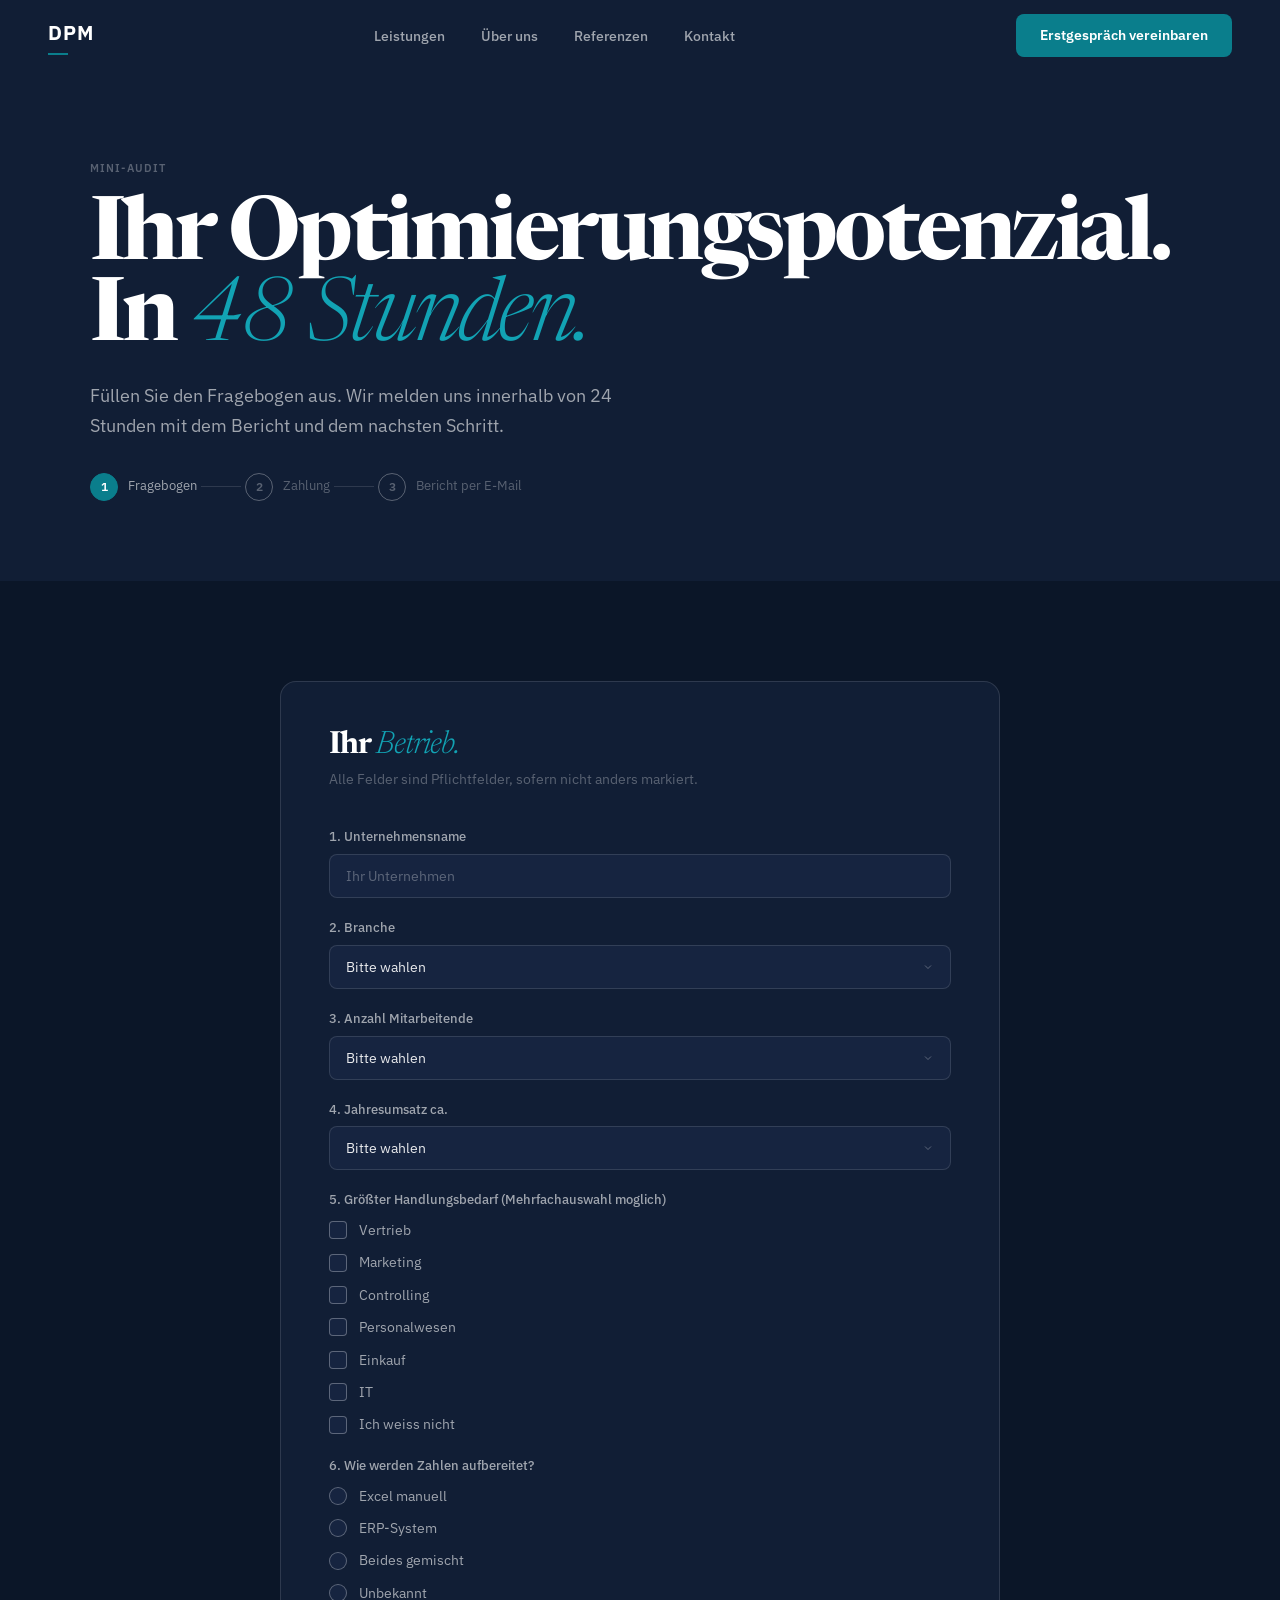
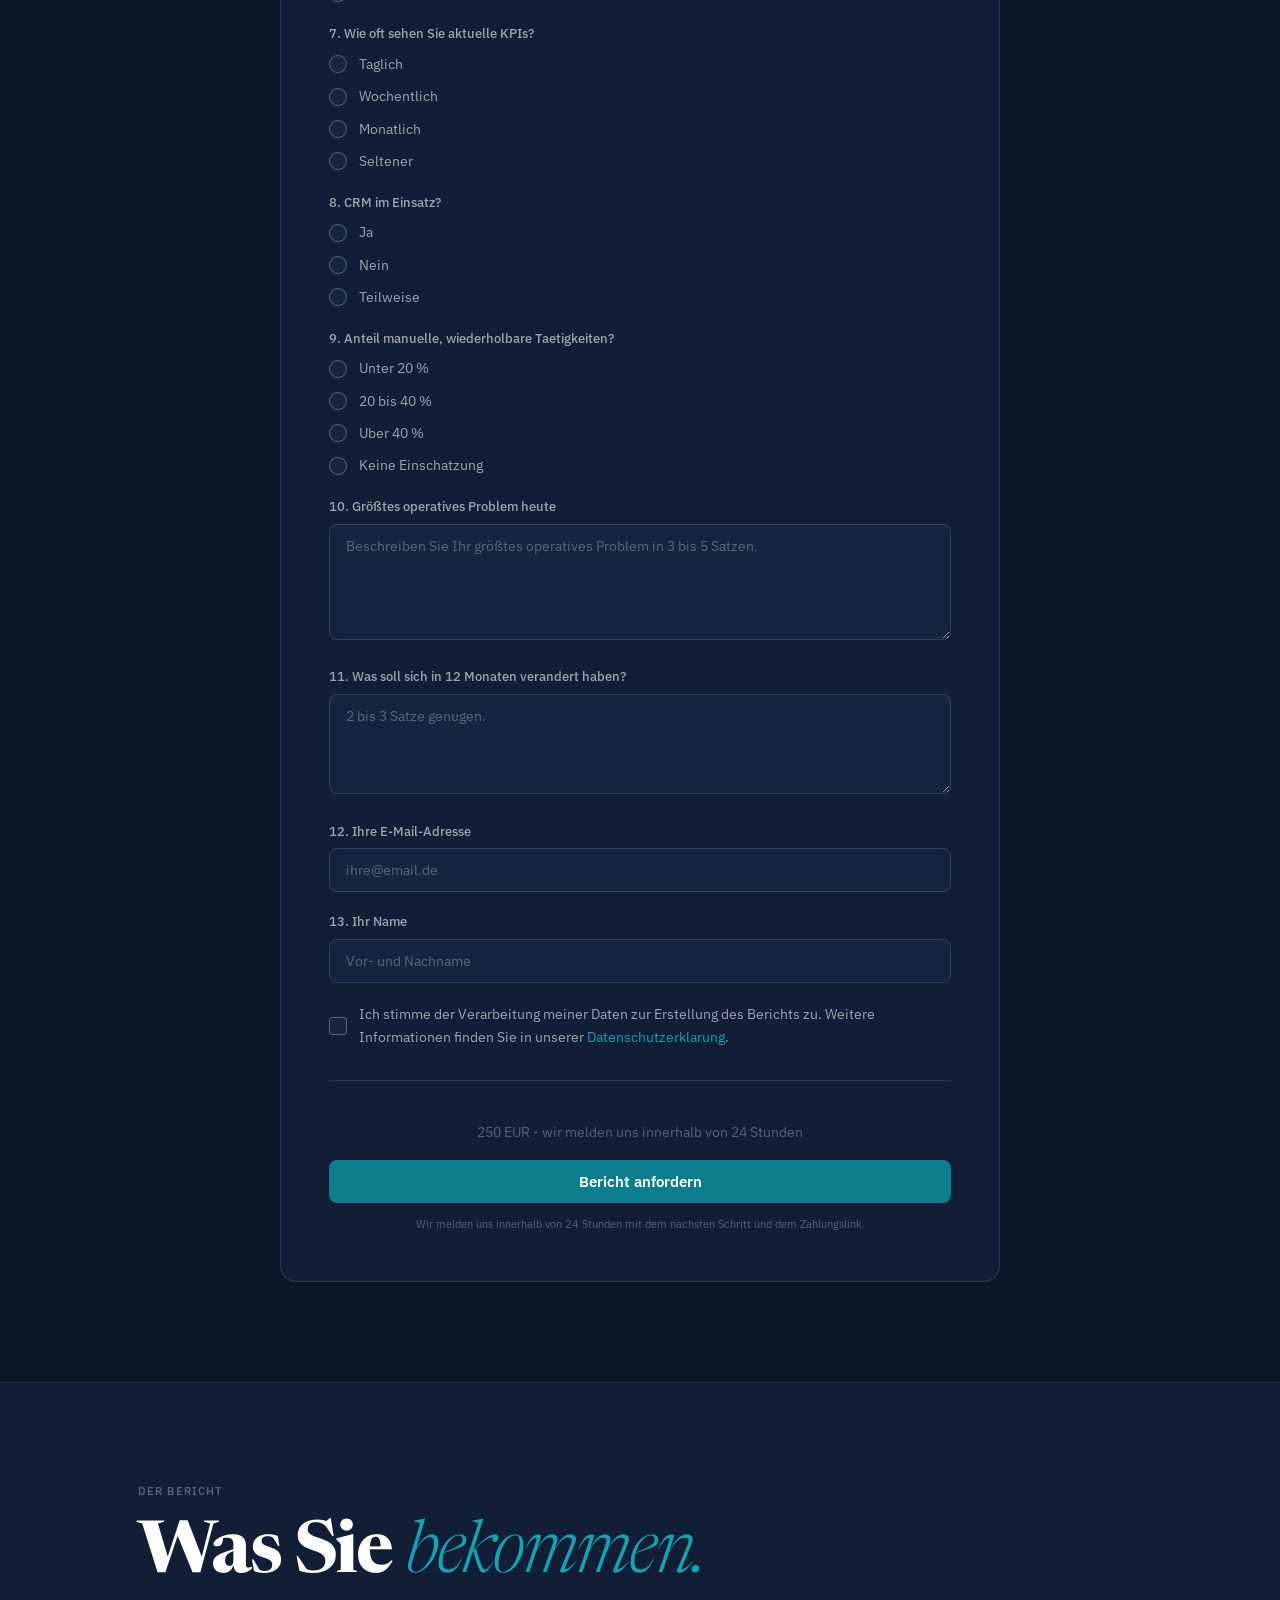
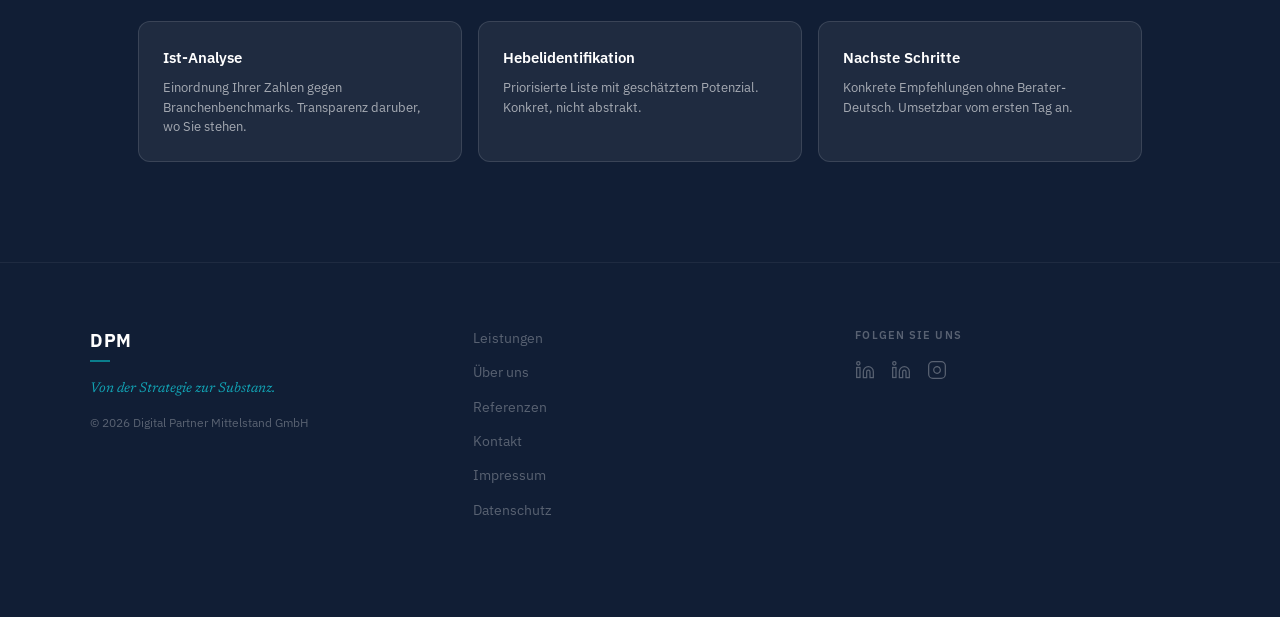
<file: mini-audit.html>
<!DOCTYPE html>
<html lang="de">
<head>
  <meta charset="UTF-8">
  <meta name="viewport" content="width=device-width, initial-scale=1.0">
  <title>Mini-Audit - DPM Digital Partner Mittelstand</title>
  <meta name="description" content="Ihr Optimierungspotenzial in 48 Stunden. Fragebogen ausfüllen, 250 EUR zahlen, schriftlichen Bericht erhalten. Ohne Wartezeit, ohne Termin.">
  <meta property="og:title" content="Mini-Audit - DPM Digital Partner Mittelstand">
  <meta property="og:description" content="Ihr Optimierungspotenzial in 48 Stunden. 250 EUR. Bericht per E-Mail.">
  <meta property="og:image" content="images/hero-bg.jpg">
  <meta name="theme-color" content="#0B1628">
  <link rel="preconnect" href="https://fonts.googleapis.com">
  <link rel="preconnect" href="https://fonts.gstatic.com" crossorigin>
  <link href="https://fonts.googleapis.com/css2?family=IBM+Plex+Sans:ital,wght@0,300;0,400;0,500;0,600;0,700;1,400&family=Newsreader:ital,opsz,wght@0,6..72,700;1,6..72,300;1,6..72,400&display=swap" rel="stylesheet">
  <link rel="icon" type="image/png" href="favicon.png">
  <link rel="apple-touch-icon" href="favicon.png">
  <link rel="stylesheet" href="css/main.css">
</head>
<body>

  <div class="nav-overlay"></div>

  <nav class="nav scrolled" role="navigation" aria-label="Hauptnavigation">
    <a href="index.html" class="nav-logo" aria-label="DPM Startseite">
      <span class="nav-logo-text">DPM</span>
      <span class="nav-logo-line"></span>
    </a>
    <ul class="nav-links" role="list">
      <li><a href="leistungen.html" class="nav-link">Leistungen</a></li>
      <li><a href="ueber-uns.html" class="nav-link">Über uns</a></li>
      <li><a href="referenzen.html" class="nav-link">Referenzen</a></li>
      <li><a href="kontakt.html" class="nav-link">Kontakt</a></li>
    </ul>
    <a href="kontakt.html" class="nav-cta nav-desktop">Erstgespräch vereinbaren</a>
    <button class="hamburger" aria-label="Menü öffnen">
      <span></span><span></span><span></span>
    </button>
  </nav>

  <nav class="nav-drawer" role="navigation" aria-label="Mobile Navigation">
    <a href="leistungen.html" class="nav-drawer-link">Leistungen</a>
    <a href="ueber-uns.html" class="nav-drawer-link">Über uns</a>
    <a href="referenzen.html" class="nav-drawer-link">Referenzen</a>
    <a href="kontakt.html" class="nav-drawer-link">Kontakt</a>
    <a href="kontakt.html" class="nav-drawer-cta">Erstgespräch vereinbaren</a>
  </nav>

  <!-- PAGE HERO -->
  <section class="page-hero" aria-labelledby="audit-heading">
    <div class="page-hero-inner">
      <span class="eyebrow">MINI-AUDIT</span>
      <h1 id="audit-heading">Ihr Optimierungspotenzial.<br>In <em>48 Stunden.</em></h1>
      <p class="mt-20" style="font-size:18px; color:var(--w60); max-width:540px; line-height:1.65;">Füllen Sie den Fragebogen aus. Wir melden uns innerhalb von 24 Stunden mit dem Bericht und dem nachsten Schritt.</p>

      <div class="audit-steps mt-32">
        <div class="audit-step active">
          <span class="audit-step-num">1</span>
          <span>Fragebogen</span>
        </div>
        <span class="audit-step-sep"></span>
        <div class="audit-step">
          <span class="audit-step-num">2</span>
          <span>Zahlung</span>
        </div>
        <span class="audit-step-sep"></span>
        <div class="audit-step">
          <span class="audit-step-num">3</span>
          <span>Bericht per E-Mail</span>
        </div>
      </div>
    </div>
  </section>

  <!-- FRAGEBOGEN -->
  <section class="bg-night" aria-labelledby="fragebogen-heading">
    <div class="section">
      <div class="form-card">
        <h2 id="fragebogen-heading" style="font-size:32px; margin-bottom:8px;">Ihr <em>Betrieb.</em></h2>
        <p style="font-size:14px; color:var(--w30); margin-bottom:36px;">Alle Felder sind Pflichtfelder, sofern nicht anders markiert.</p>

        <form id="mini-audit-form" novalidate>

          <!-- 1. Unternehmensname -->
          <div class="form-group">
            <label class="form-label" for="company">1. Unternehmensname</label>
            <input type="text" id="company" name="company" class="form-input" placeholder="Ihr Unternehmen" required>
          </div>

          <!-- 2. Branche -->
          <div class="form-group">
            <label class="form-label" for="branche">2. Branche</label>
            <select id="branche" name="branche" class="form-select" required>
              <option value="" disabled selected>Bitte wahlen</option>
              <option value="gastronomie">Gastronomie</option>
              <option value="handel">Handel</option>
              <option value="produktion">Produktion</option>
              <option value="dienstleistung">Dienstleistung</option>
              <option value="sonstiges">Sonstiges</option>
            </select>
          </div>

          <!-- 3. Mitarbeitende -->
          <div class="form-group">
            <label class="form-label" for="mitarbeiter">3. Anzahl Mitarbeitende</label>
            <select id="mitarbeiter" name="mitarbeiter" class="form-select" required>
              <option value="" disabled selected>Bitte wahlen</option>
              <option value="10-50">10 bis 50</option>
              <option value="51-150">51 bis 150</option>
              <option value="151-500">151 bis 500</option>
              <option value="501-2000">501 bis 2.000</option>
              <option value="2000+">über 2.000</option>
            </select>
          </div>

          <!-- 4. Umsatz -->
          <div class="form-group">
            <label class="form-label" for="umsatz">4. Jahresumsatz ca.</label>
            <select id="umsatz" name="umsatz" class="form-select" required>
              <option value="" disabled selected>Bitte wahlen</option>
              <option value="bis2m">bis 2 Mio.</option>
              <option value="2-10m">2 bis 10 Mio.</option>
              <option value="10-50m">10 bis 50 Mio.</option>
              <option value="50m+">über 50 Mio.</option>
            </select>
          </div>

          <!-- 5. Handlungsbedarf -->
          <div class="form-group">
            <label class="form-label">5. Größter Handlungsbedarf (Mehrfachauswahl moglich)</label>
            <div class="checkbox-group mt-8">
              <label class="checkbox-label">
                <input type="checkbox" name="handlungsbedarf" value="vertrieb">
                Vertrieb
              </label>
              <label class="checkbox-label">
                <input type="checkbox" name="handlungsbedarf" value="marketing">
                Marketing
              </label>
              <label class="checkbox-label">
                <input type="checkbox" name="handlungsbedarf" value="controlling">
                Controlling
              </label>
              <label class="checkbox-label">
                <input type="checkbox" name="handlungsbedarf" value="personal">
                Personalwesen
              </label>
              <label class="checkbox-label">
                <input type="checkbox" name="handlungsbedarf" value="einkauf">
                Einkauf
              </label>
              <label class="checkbox-label">
                <input type="checkbox" name="handlungsbedarf" value="it">
                IT
              </label>
              <label class="checkbox-label">
                <input type="checkbox" name="handlungsbedarf" value="weiss-nicht">
                Ich weiss nicht
              </label>
            </div>
          </div>

          <!-- 6. Zahlenaufbereitung -->
          <div class="form-group">
            <label class="form-label">6. Wie werden Zahlen aufbereitet?</label>
            <div class="checkbox-group mt-8">
              <label class="checkbox-label">
                <input type="radio" name="zahlen" value="excel" required>
                Excel manuell
              </label>
              <label class="checkbox-label">
                <input type="radio" name="zahlen" value="erp">
                ERP-System
              </label>
              <label class="checkbox-label">
                <input type="radio" name="zahlen" value="gemischt">
                Beides gemischt
              </label>
              <label class="checkbox-label">
                <input type="radio" name="zahlen" value="unbekannt">
                Unbekannt
              </label>
            </div>
          </div>

          <!-- 7. KPIs -->
          <div class="form-group">
            <label class="form-label">7. Wie oft sehen Sie aktuelle KPIs?</label>
            <div class="checkbox-group mt-8">
              <label class="checkbox-label">
                <input type="radio" name="kpi" value="taeglich" required>
                Taglich
              </label>
              <label class="checkbox-label">
                <input type="radio" name="kpi" value="woechentlich">
                Wochentlich
              </label>
              <label class="checkbox-label">
                <input type="radio" name="kpi" value="monatlich">
                Monatlich
              </label>
              <label class="checkbox-label">
                <input type="radio" name="kpi" value="seltener">
                Seltener
              </label>
            </div>
          </div>

          <!-- 8. CRM -->
          <div class="form-group">
            <label class="form-label">8. CRM im Einsatz?</label>
            <div class="checkbox-group mt-8">
              <label class="checkbox-label">
                <input type="radio" name="crm" value="ja" required>
                Ja
              </label>
              <label class="checkbox-label">
                <input type="radio" name="crm" value="nein">
                Nein
              </label>
              <label class="checkbox-label">
                <input type="radio" name="crm" value="teilweise">
                Teilweise
              </label>
            </div>
          </div>

          <!-- 9. Manuelle Taetigkeiten -->
          <div class="form-group">
            <label class="form-label">9. Anteil manuelle, wiederholbare Taetigkeiten?</label>
            <div class="checkbox-group mt-8">
              <label class="checkbox-label">
                <input type="radio" name="manuell" value="unter20" required>
                Unter 20 %
              </label>
              <label class="checkbox-label">
                <input type="radio" name="manuell" value="20-40">
                20 bis 40 %
              </label>
              <label class="checkbox-label">
                <input type="radio" name="manuell" value="ueber40">
                Uber 40 %
              </label>
              <label class="checkbox-label">
                <input type="radio" name="manuell" value="keine-einschaetzung">
                Keine Einschatzung
              </label>
            </div>
          </div>

          <!-- 10. Groesstes Problem -->
          <div class="form-group">
            <label class="form-label" for="problem">10. Größtes operatives Problem heute</label>
            <textarea id="problem" name="problem" class="form-textarea" rows="5" placeholder="Beschreiben Sie Ihr größtes operatives Problem in 3 bis 5 Satzen." required></textarea>
          </div>

          <!-- 11. Ziel -->
          <div class="form-group">
            <label class="form-label" for="ziel">11. Was soll sich in 12 Monaten verandert haben?</label>
            <textarea id="ziel" name="ziel" class="form-textarea" rows="4" placeholder="2 bis 3 Satze genugen." required></textarea>
          </div>

          <!-- 12. E-Mail -->
          <div class="form-group">
            <label class="form-label" for="email">12. Ihre E-Mail-Adresse</label>
            <input type="email" id="email" name="email" class="form-input" placeholder="ihre@email.de" required>
          </div>

          <!-- 13. Name -->
          <div class="form-group">
            <label class="form-label" for="name">13. Ihr Name</label>
            <input type="text" id="name" name="name" class="form-input" placeholder="Vor- und Nachname" required>
          </div>

          <!-- 14. DSGVO -->
          <div class="form-group">
            <div class="checkbox-group">
              <label class="checkbox-label">
                <input type="checkbox" name="dsgvo" required>
                <span>Ich stimme der Verarbeitung meiner Daten zur Erstellung des Berichts zu. Weitere Informationen finden Sie in unserer <a href="datenschutz.html" style="color:var(--teal-b);">Datenschutzerklarung</a>.</span>
              </label>
            </div>
          </div>

          <hr class="form-divider">

          <div class="payment-block">
            <p class="payment-label">250 EUR - wir melden uns innerhalb von 24 Stunden</p>
            <button type="button" id="audit-pay-btn" class="btn btn-teal btn-lg btn-full">
              Bericht anfordern
            </button>
            <p class="payment-note">Wir melden uns innerhalb von 24 Stunden mit dem nachsten Schritt und dem Zahlungslink.</p>
          </div>

        </form>
      </div>
    </div>
  </section>

  <!-- WAS DER BERICHT ENTHAELT -->
  <section class="bg-night-2" style="border-top:1px solid var(--w06);" aria-labelledby="bericht-heading">
    <div class="section">
      <span class="eyebrow">DER BERICHT</span>
      <h2 id="bericht-heading">Was Sie <em>bekommen.</em></h2>

      <div class="what-grid">
        <div class="what-card">
          <div class="what-title">Ist-Analyse</div>
          <p class="what-body">Einordnung Ihrer Zahlen gegen Branchenbenchmarks. Transparenz daruber, wo Sie stehen.</p>
        </div>
        <div class="what-card">
          <div class="what-title">Hebelidentifikation</div>
          <p class="what-body">Priorisierte Liste mit geschätztem Potenzial. Konkret, nicht abstrakt.</p>
        </div>
        <div class="what-card">
          <div class="what-title">Nachste Schritte</div>
          <p class="what-body">Konkrete Empfehlungen ohne Berater-Deutsch. Umsetzbar vom ersten Tag an.</p>
        </div>
      </div>
    </div>
  </section>

  <!-- FOOTER -->
  <footer class="footer" role="contentinfo">
    <div class="footer-inner">
      <div class="footer-brand">
        <div class="footer-logo">
          <span class="footer-logo-text">DPM</span>
          <span class="footer-logo-line"></span>
        </div>
        <p class="footer-slogan">Von der Strategie zur Substanz.</p>
        <p class="footer-copy">&copy; 2026 Digital Partner Mittelstand GmbH</p>
      </div>
      <nav class="footer-nav" aria-label="Footer Navigation">
        <a href="leistungen.html" class="footer-nav-link">Leistungen</a>
        <a href="ueber-uns.html" class="footer-nav-link">Über uns</a>
        <a href="referenzen.html" class="footer-nav-link">Referenzen</a>
        <a href="kontakt.html" class="footer-nav-link">Kontakt</a>
        <a href="impressum.html" class="footer-nav-link">Impressum</a>
        <a href="datenschutz.html" class="footer-nav-link">Datenschutz</a>
      </nav>
      <div class="footer-social">
        <span class="footer-social-label">Folgen Sie uns</span>
        <div class="footer-social-links">
          <a href="https://www.linkedin.com/in/r0bertbock" class="footer-social-link" target="_blank" rel="noopener noreferrer" aria-label="Robert Bock auf LinkedIn">
            <svg viewBox="0 0 24 24" aria-hidden="true"><path d="M16 8a6 6 0 0 1 6 6v7h-4v-7a2 2 0 0 0-2-2 2 2 0 0 0-2 2v7h-4v-7a6 6 0 0 1 6-6z"/><rect x="2" y="9" width="4" height="12"/><circle cx="4" cy="4" r="2"/></svg>
          </a>
          <a href="https://www.linkedin.com/in/timo-holtmann-06978277" class="footer-social-link" target="_blank" rel="noopener noreferrer" aria-label="Timo Holtmann auf LinkedIn">
            <svg viewBox="0 0 24 24" aria-hidden="true"><path d="M16 8a6 6 0 0 1 6 6v7h-4v-7a2 2 0 0 0-2-2 2 2 0 0 0-2 2v7h-4v-7a6 6 0 0 1 6-6z"/><rect x="2" y="9" width="4" height="12"/><circle cx="4" cy="4" r="2"/></svg>
          </a>
          <a href="https://www.instagram.com/dpmdeutschland" class="footer-social-link" target="_blank" rel="noopener noreferrer" aria-label="DPM auf Instagram">
            <svg viewBox="0 0 24 24" aria-hidden="true"><rect x="2" y="2" width="20" height="20" rx="5" ry="5"/><path d="M16 11.37A4 4 0 1 1 12.63 8 4 4 0 0 1 16 11.37z"/><line x1="17.5" y1="6.5" x2="17.51" y2="6.5"/></svg>
          </a>
        </div>
      </div>
    </div>
  </footer>

  <script src="js/main.js"></script>
</body>
</html>
</file>
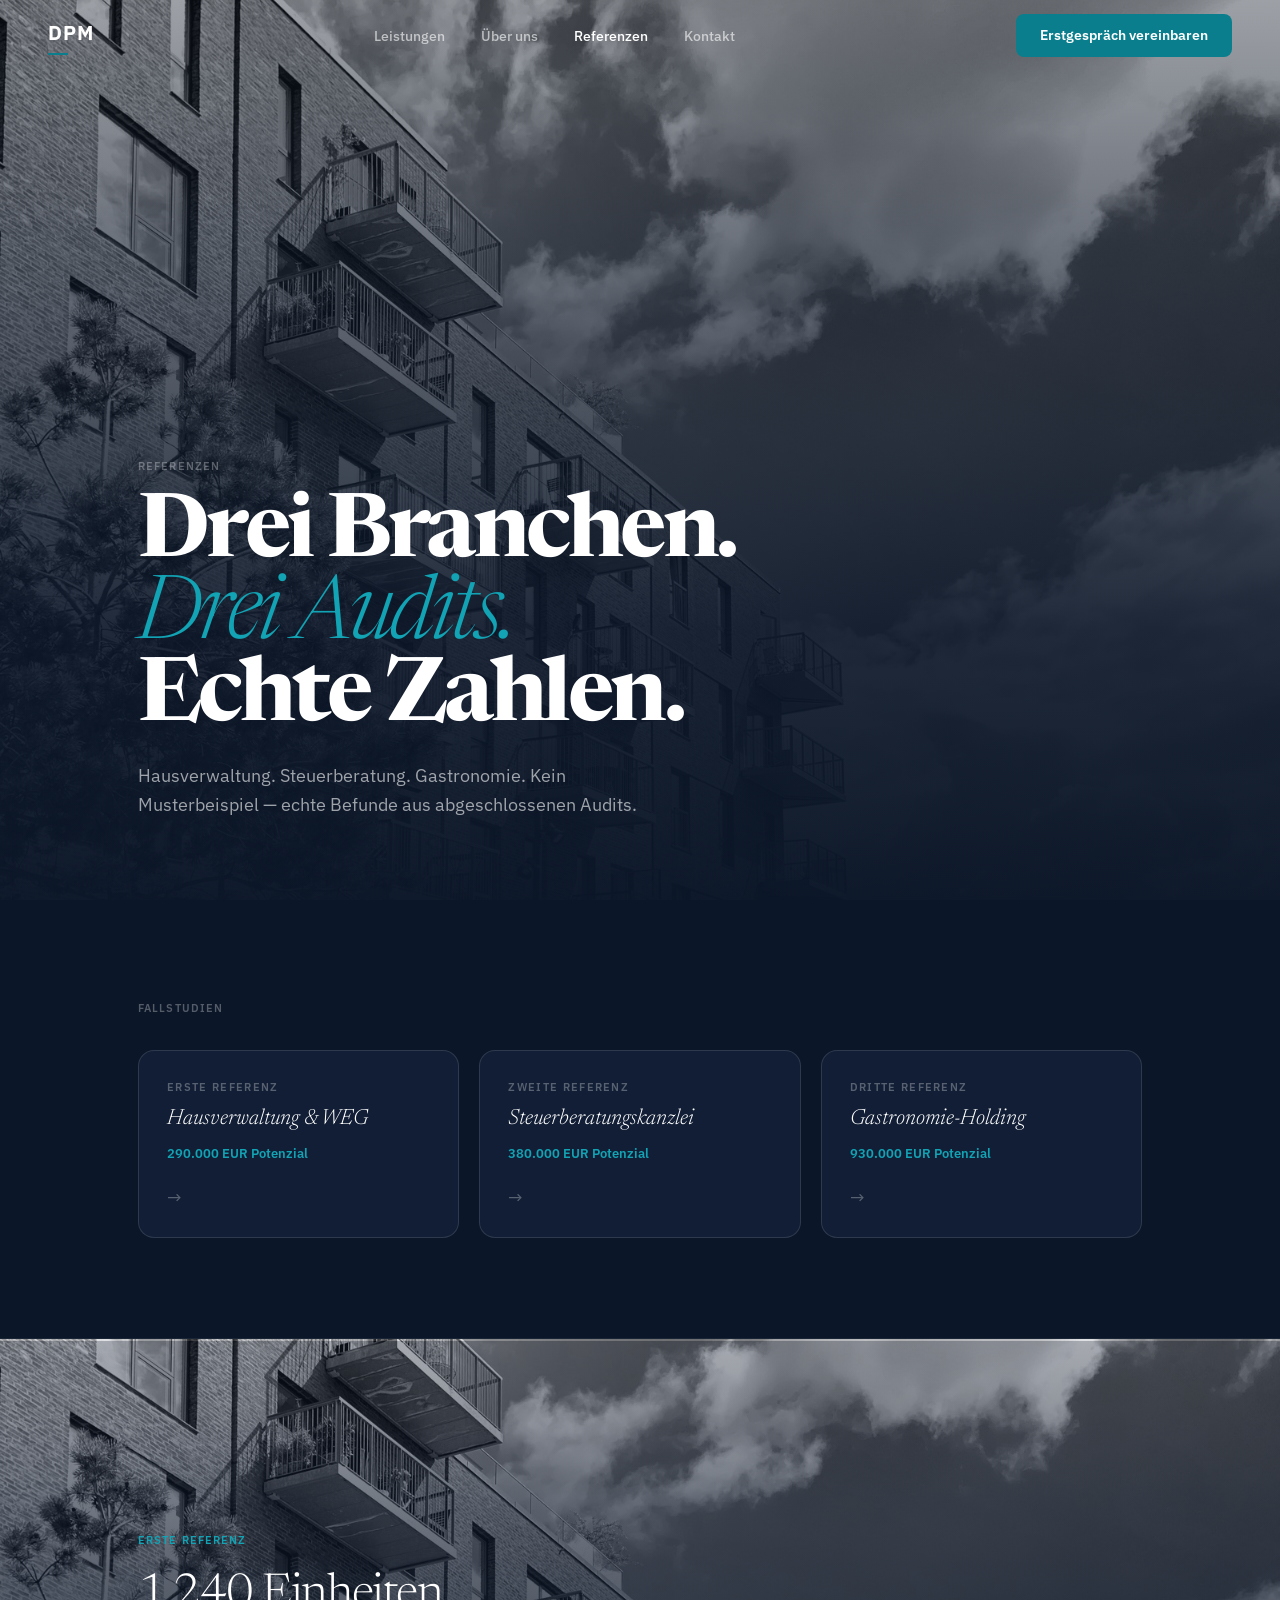
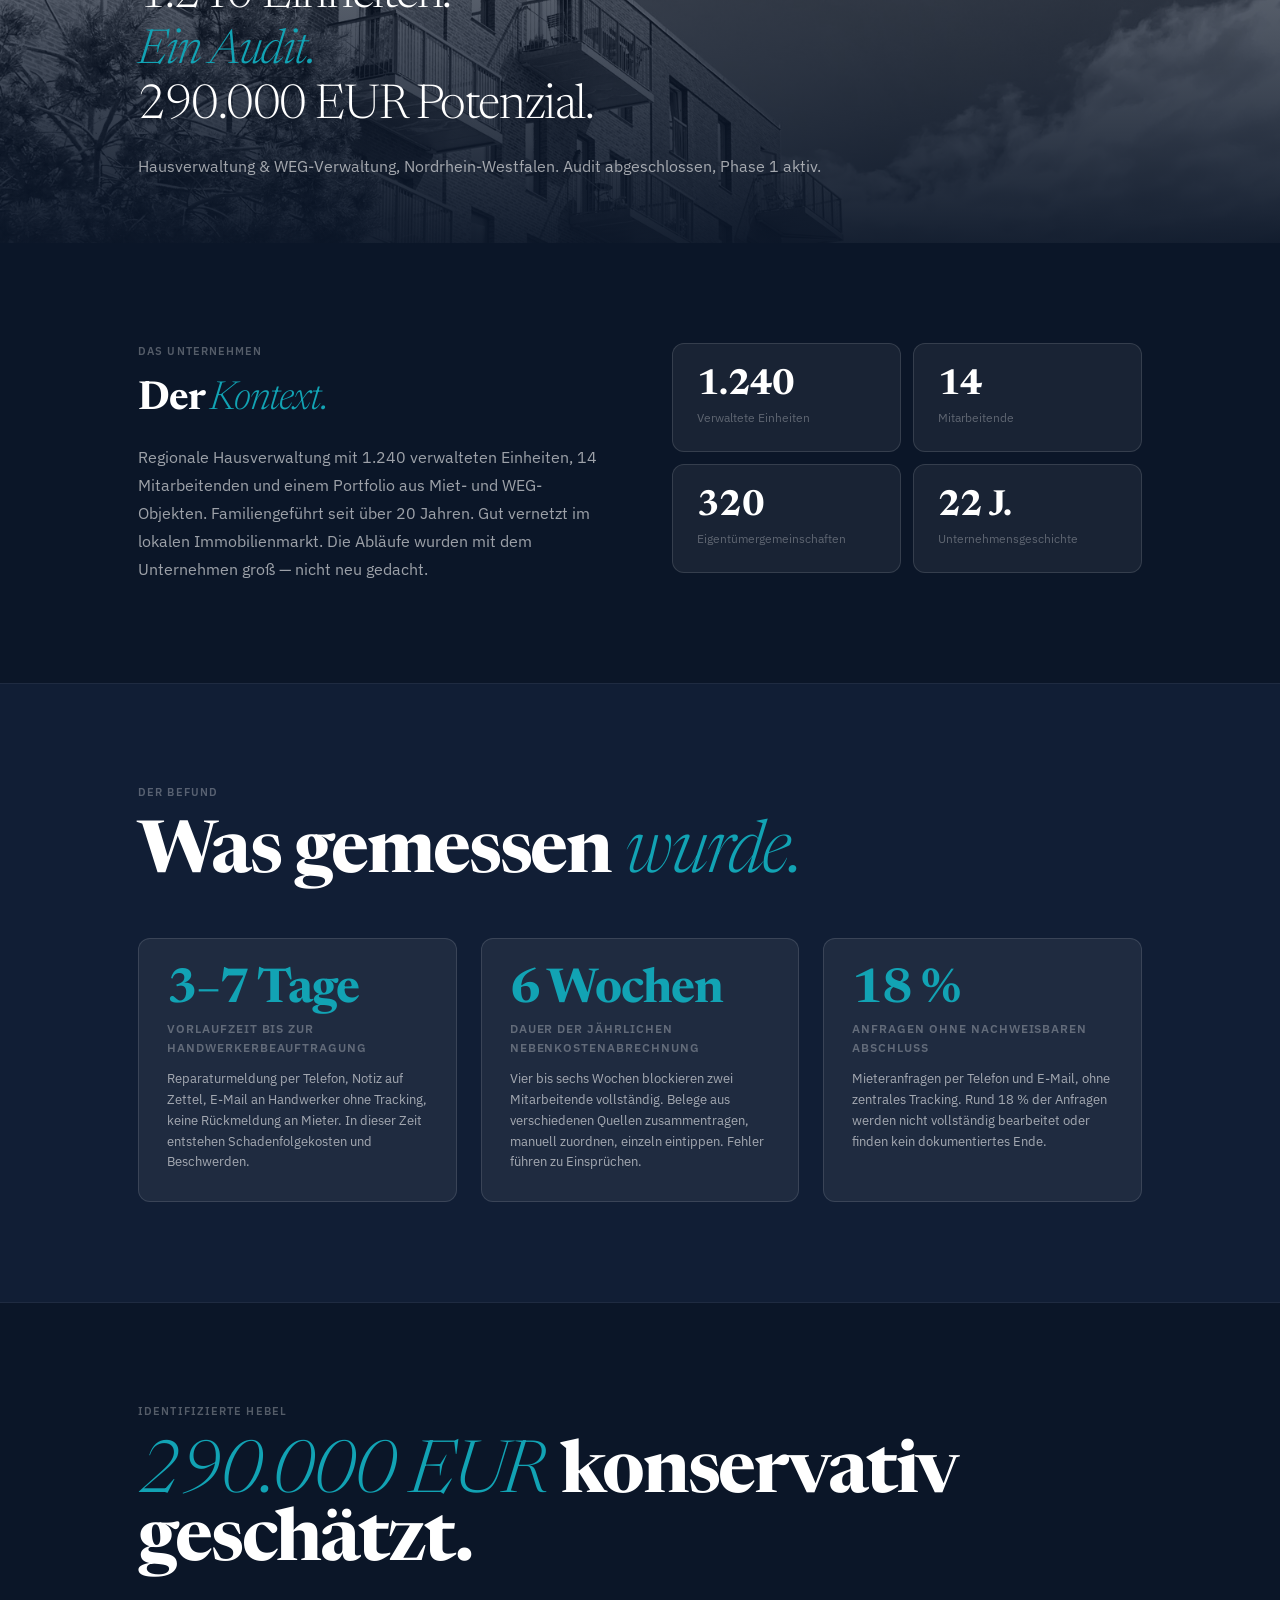
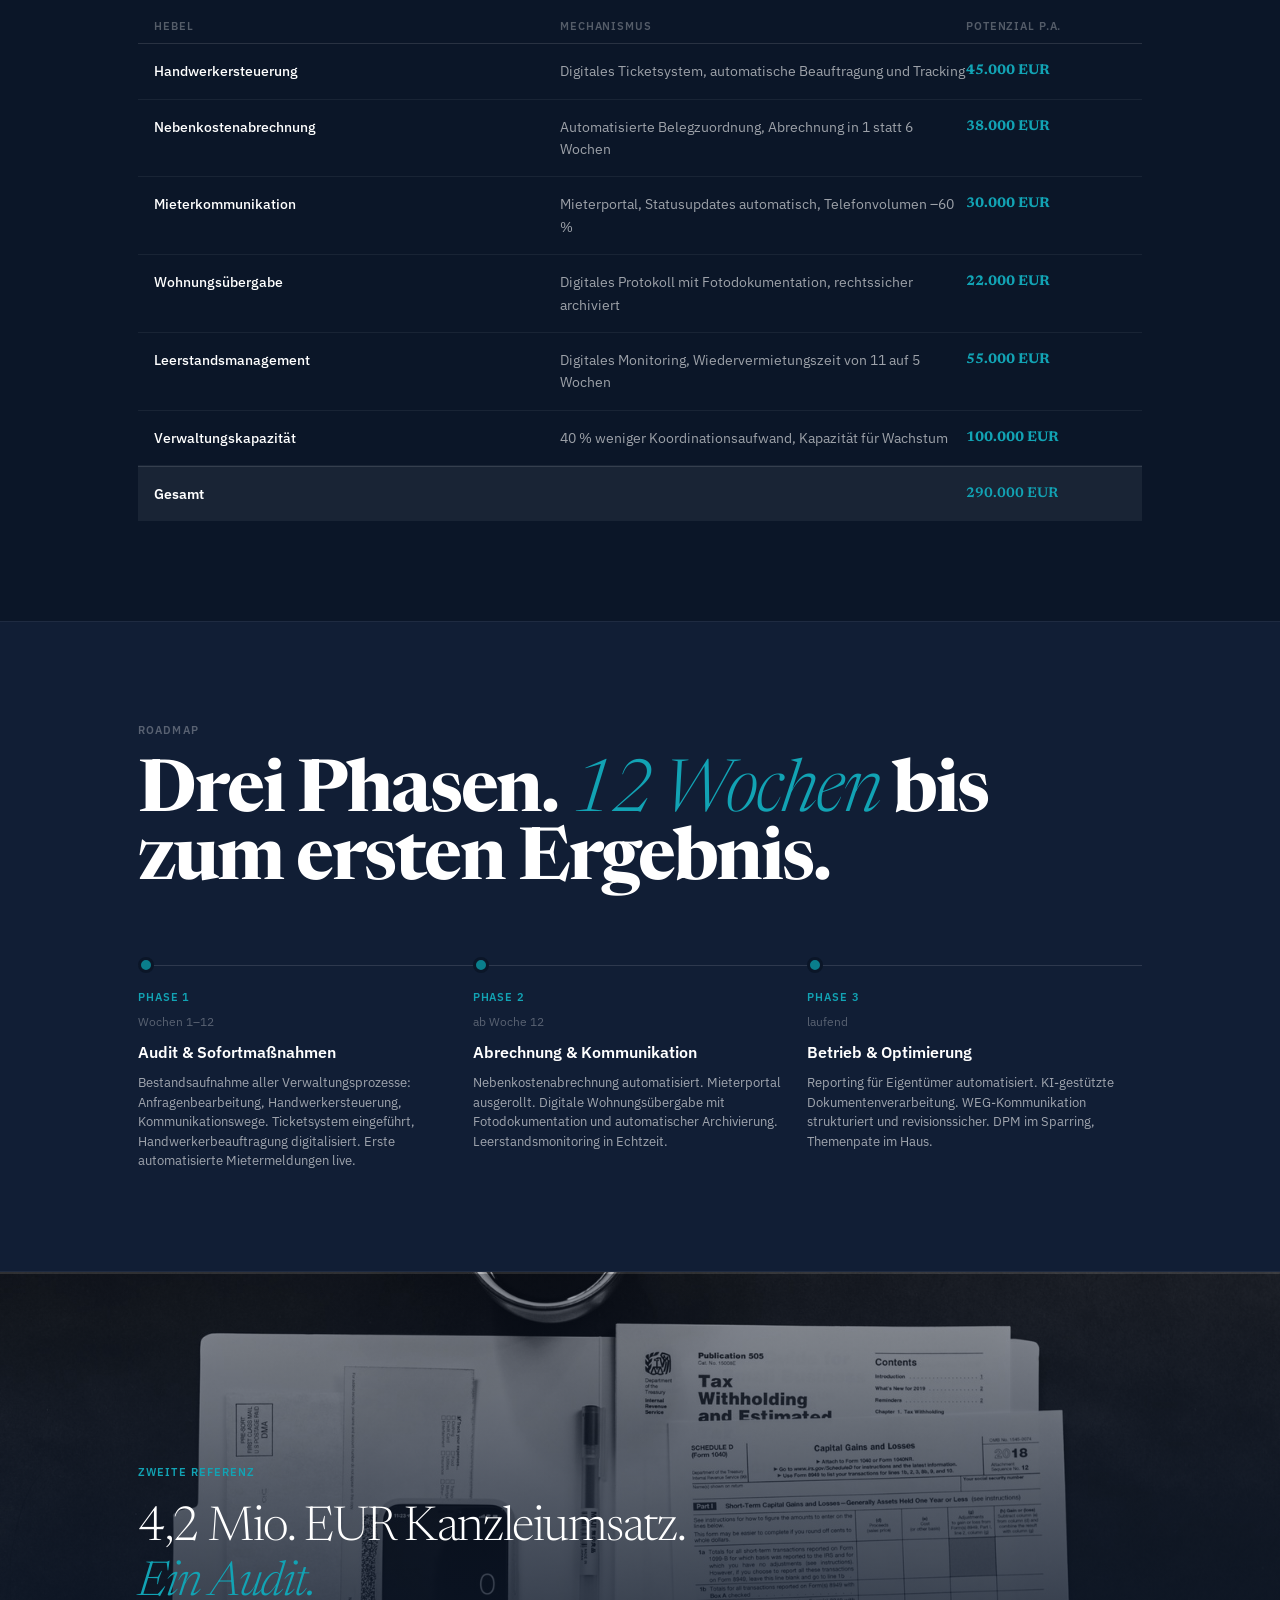
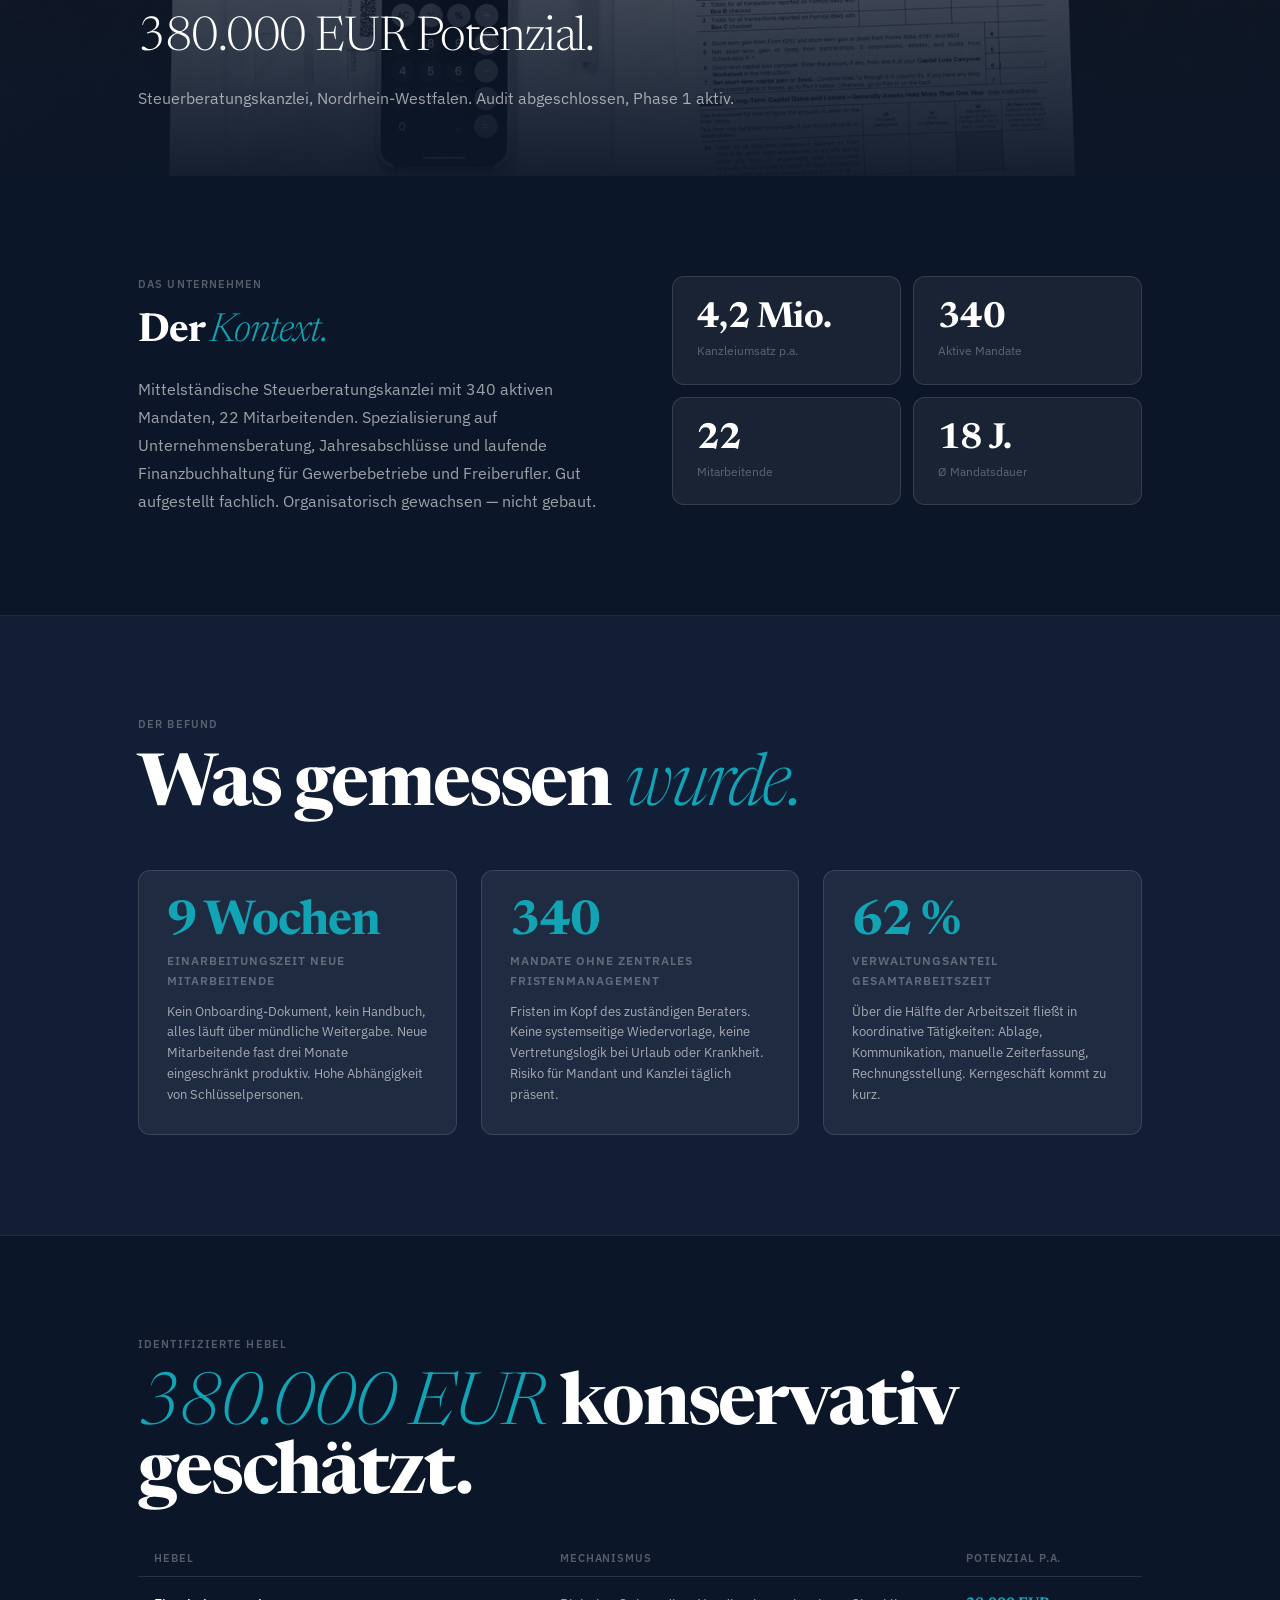
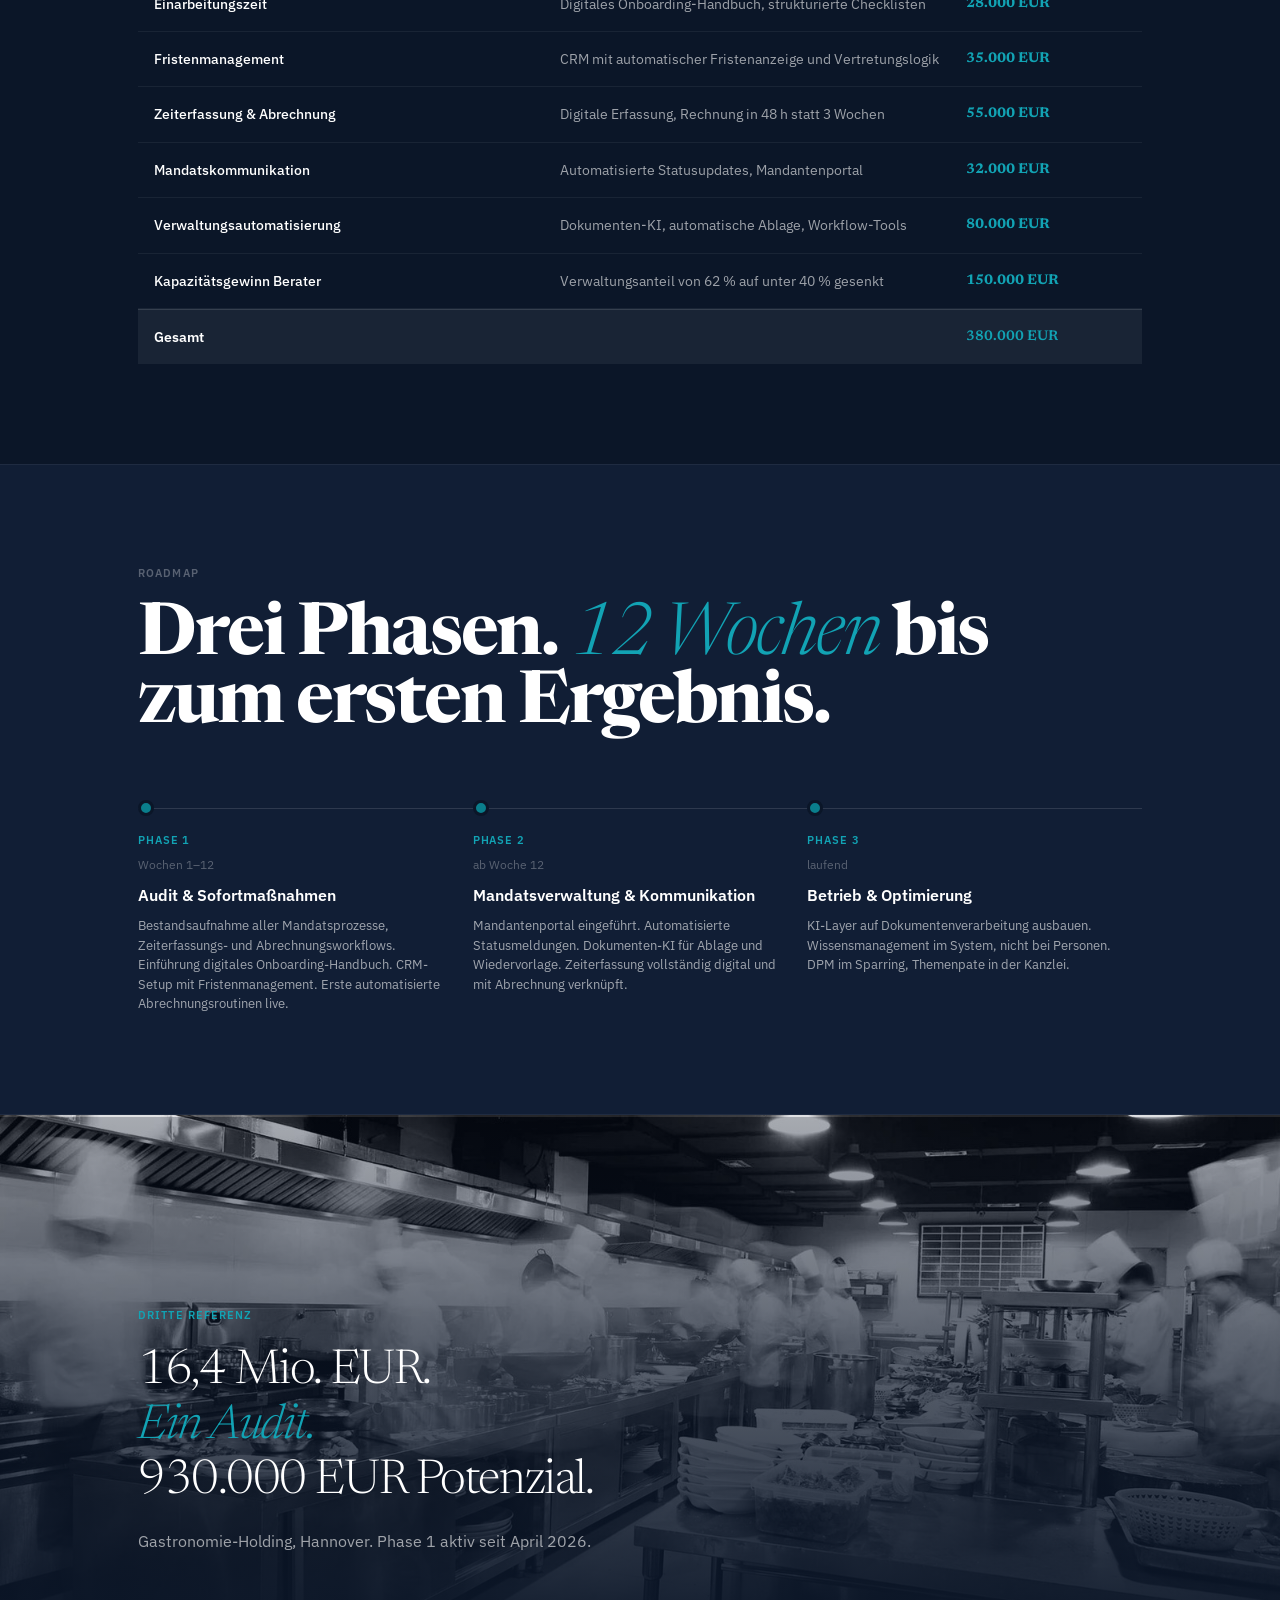
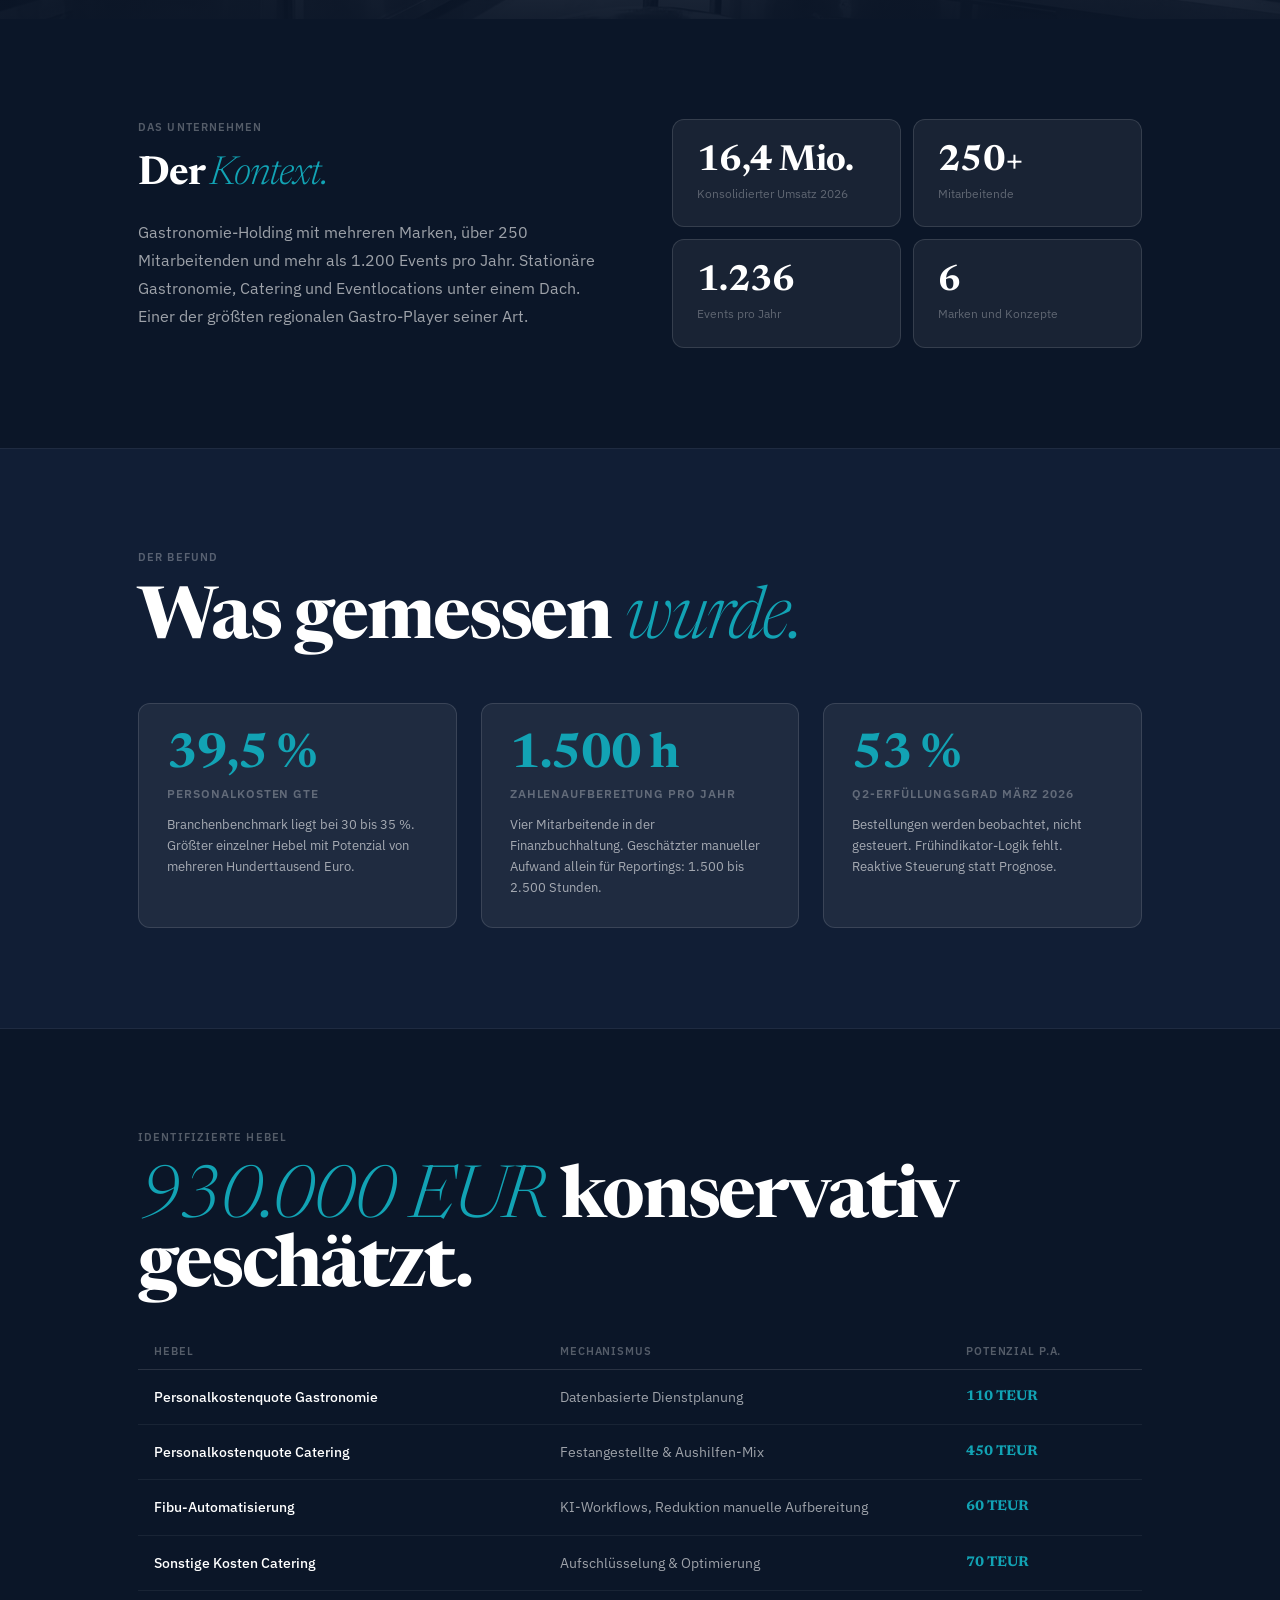
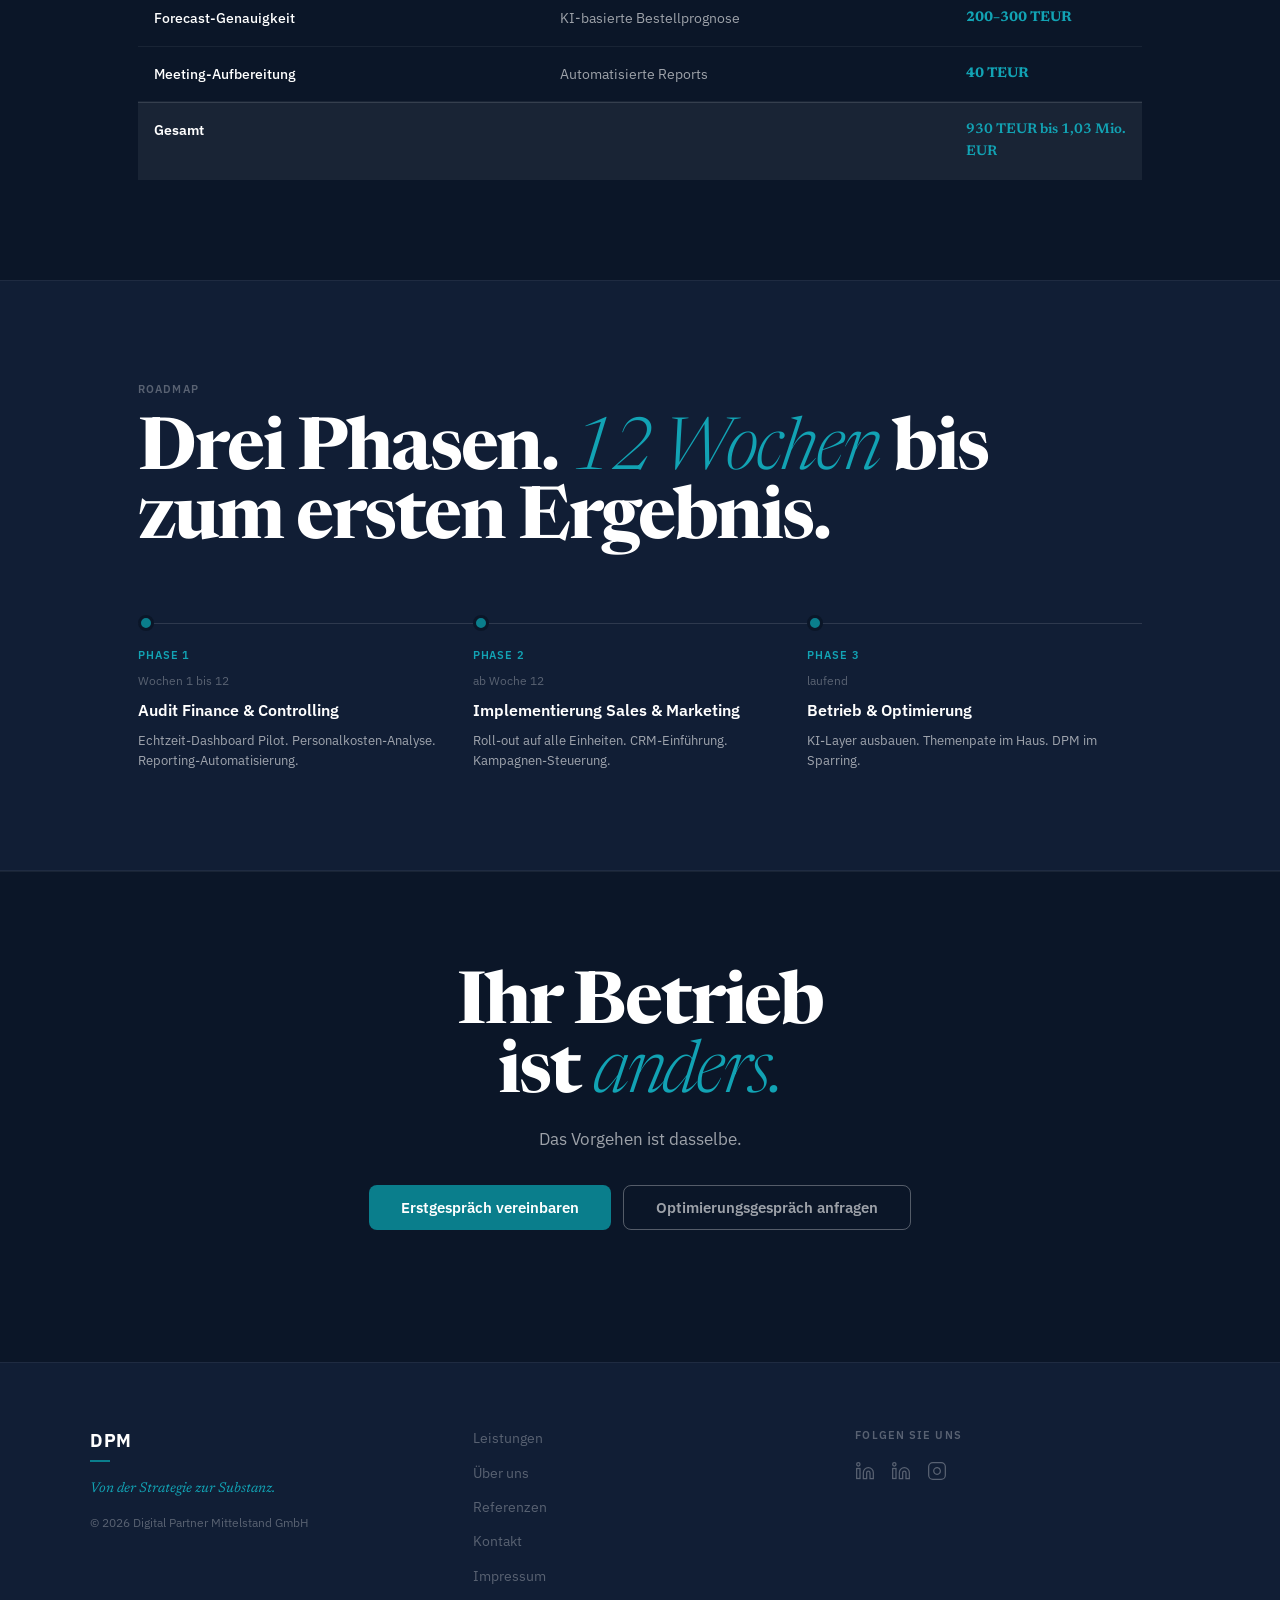
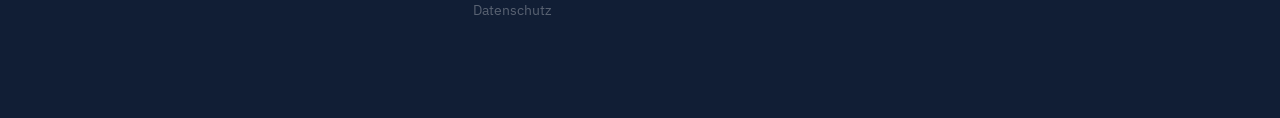
<file: referenzen.html>
<!DOCTYPE html>
<html lang="de">
<head>
  <meta charset="UTF-8">
  <meta name="viewport" content="width=device-width, initial-scale=1.0">
  <title>Referenzen - DPM Digital Partner Mittelstand</title>
  <meta name="description" content="Drei Branchen. Drei Audits. Echte Zahlen. Hausverwaltung, Steuerberatung, Gastronomie — von 290.000 bis 930.000 EUR identifiziertem Potenzial.">
  <meta property="og:title" content="Referenzen - DPM Digital Partner Mittelstand">
  <meta property="og:description" content="Drei Audits. Drei Sektoren. Zwischen 290.000 und 930.000 EUR konservativ geschätztes Potenzial.">
  <meta property="og:image" content="images/bw-building.jpg">
  <meta name="theme-color" content="#0B1628">
  <link rel="preconnect" href="https://fonts.googleapis.com">
  <link rel="preconnect" href="https://fonts.gstatic.com" crossorigin>
  <link href="https://fonts.googleapis.com/css2?family=IBM+Plex+Sans:ital,wght@0,300;0,400;0,500;0,600;0,700;1,400&family=Newsreader:ital,opsz,wght@0,6..72,700;1,6..72,300;1,6..72,400&display=swap" rel="stylesheet">
  <link rel="icon" type="image/png" href="favicon.png">
  <link rel="apple-touch-icon" href="favicon.png">
  <link rel="stylesheet" href="css/main.css">
</head>
<body>

  <div class="nav-overlay"></div>

  <nav class="nav" role="navigation" aria-label="Hauptnavigation">
    <a href="index.html" class="nav-logo" aria-label="DPM Startseite">
      <span class="nav-logo-text">DPM</span>
      <span class="nav-logo-line"></span>
    </a>
    <ul class="nav-links" role="list">
      <li><a href="leistungen.html" class="nav-link">Leistungen</a></li>
      <li><a href="ueber-uns.html" class="nav-link">Über uns</a></li>
      <li><a href="referenzen.html" class="nav-link active">Referenzen</a></li>
      <li><a href="kontakt.html" class="nav-link">Kontakt</a></li>
    </ul>
    <a href="kontakt.html" class="nav-cta nav-desktop">Erstgespräch vereinbaren</a>
    <button class="hamburger" aria-label="Menü öffnen">
      <span></span><span></span><span></span>
    </button>
  </nav>

  <nav class="nav-drawer" role="navigation" aria-label="Mobile Navigation">
    <a href="leistungen.html" class="nav-drawer-link">Leistungen</a>
    <a href="ueber-uns.html" class="nav-drawer-link">Über uns</a>
    <a href="referenzen.html" class="nav-drawer-link">Referenzen</a>
    <a href="kontakt.html" class="nav-drawer-link">Kontakt</a>
    <a href="kontakt.html" class="nav-drawer-cta">Erstgespräch vereinbaren</a>
  </nav>

  <!-- PAGE HERO -->
  <section class="photo-hero" aria-labelledby="ref-hero-heading">
    <div class="photo-hero-bg" style="background-image: url('images/bw-building.jpg'); background-position: center 40%;"></div>
    <div class="photo-hero-overlay"></div>
    <div class="photo-hero-content">
      <span class="eyebrow">REFERENZEN</span>
      <h1 id="ref-hero-heading">
        Drei Branchen.<br>
        <em>Drei Audits.</em><br>
        Echte Zahlen.
      </h1>
      <p class="mt-20" style="font-size:18px; color:var(--w60); max-width:520px;">Hausverwaltung. Steuerberatung. Gastronomie. Kein Musterbeispiel — echte Befunde aus abgeschlossenen Audits.</p>
    </div>
  </section>

  <!-- NAVIGATOR -->
  <section class="bg-night" aria-label="Fallstudien Navigator" style="border-bottom:1px solid var(--w06);">
    <div class="section">
      <span class="eyebrow">FALLSTUDIEN</span>
      <div class="ref-nav-grid mt-32">

        <a href="#hausverwaltung" class="ref-nav-card">
          <div class="ref-nav-label">Erste Referenz</div>
          <div class="ref-nav-title">Hausverwaltung &amp; WEG</div>
          <div class="ref-nav-metric">290.000 EUR Potenzial</div>
          <div class="ref-nav-arrow">&#8594;</div>
        </a>

        <a href="#steuerberatung" class="ref-nav-card">
          <div class="ref-nav-label">Zweite Referenz</div>
          <div class="ref-nav-title">Steuerberatungskanzlei</div>
          <div class="ref-nav-metric">380.000 EUR Potenzial</div>
          <div class="ref-nav-arrow">&#8594;</div>
        </a>

        <a href="#gastronomie" class="ref-nav-card">
          <div class="ref-nav-label">Dritte Referenz</div>
          <div class="ref-nav-title">Gastronomie-Holding</div>
          <div class="ref-nav-metric">930.000 EUR Potenzial</div>
          <div class="ref-nav-arrow">&#8594;</div>
        </a>

      </div>
    </div>
  </section>


  <!-- ═══════════════════════════════════════════════════════════
       CASE 1 — HAUSVERWALTUNG & WEG
  ════════════════════════════════════════════════════════════ -->

  <div id="hausverwaltung" class="case-section-anchor"></div>

  <div class="case-section-intro" style="background-image: url('images/bw-building.jpg');">
    <div class="case-section-intro-overlay"></div>
    <div class="case-section-intro-content">
      <span class="eyebrow" style="color:var(--teal-b);">ERSTE REFERENZ</span>
      <h2 class="case-section-h2">
        1.240 Einheiten.<br>
        <em>Ein Audit.</em><br>
        290.000 EUR Potenzial.
      </h2>
      <p>Hausverwaltung &amp; WEG-Verwaltung, Nordrhein-Westfalen. Audit abgeschlossen, Phase 1 aktiv.</p>
    </div>
  </div>

  <!-- KONTEXT HV -->
  <section class="bg-night" aria-labelledby="hv-kontext-heading">
    <div class="section">
      <div style="display:grid; grid-template-columns:1fr 1fr; gap:64px; align-items:start;">
        <div>
          <span class="eyebrow">DAS UNTERNEHMEN</span>
          <h2 id="hv-kontext-heading" style="font-size:40px; margin-bottom:24px;">Der <em>Kontext.</em></h2>
          <p style="font-size:16px; color:var(--w60); line-height:1.75;">Regionale Hausverwaltung mit 1.240 verwalteten Einheiten, 14 Mitarbeitenden und einem Portfolio aus Miet- und WEG-Objekten. Familiengeführt seit über 20 Jahren. Gut vernetzt im lokalen Immobilienmarkt. Die Abläufe wurden mit dem Unternehmen groß — nicht neu gedacht.</p>
        </div>
        <div class="metrics-grid">
          <div class="metric-card">
            <div class="metric-value">1.240</div>
            <div class="metric-label">Verwaltete Einheiten</div>
          </div>
          <div class="metric-card">
            <div class="metric-value">14</div>
            <div class="metric-label">Mitarbeitende</div>
          </div>
          <div class="metric-card">
            <div class="metric-value">320</div>
            <div class="metric-label">Eigentümergemeinschaften</div>
          </div>
          <div class="metric-card">
            <div class="metric-value">22 J.</div>
            <div class="metric-label">Unternehmensgeschichte</div>
          </div>
        </div>
      </div>
    </div>
  </section>

  <!-- BEFUND HV -->
  <section class="bg-night-2" style="border-top:1px solid var(--w06); border-bottom:1px solid var(--w06);" aria-labelledby="hv-befund-heading">
    <div class="section">
      <span class="eyebrow">DER BEFUND</span>
      <h2 id="hv-befund-heading">Was gemessen <em>wurde.</em></h2>

      <div class="grid-3 mt-48">

        <div class="finding-card">
          <div class="finding-number">3–7 Tage</div>
          <div class="finding-label">Vorlaufzeit bis zur Handwerkerbeauftragung</div>
          <p class="finding-body">Reparaturmeldung per Telefon, Notiz auf Zettel, E-Mail an Handwerker ohne Tracking, keine Rückmeldung an Mieter. In dieser Zeit entstehen Schadenfolgekosten und Beschwerden.</p>
        </div>

        <div class="finding-card">
          <div class="finding-number">6 Wochen</div>
          <div class="finding-label">Dauer der jährlichen Nebenkostenabrechnung</div>
          <p class="finding-body">Vier bis sechs Wochen blockieren zwei Mitarbeitende vollständig. Belege aus verschiedenen Quellen zusammentragen, manuell zuordnen, einzeln eintippen. Fehler führen zu Einsprüchen.</p>
        </div>

        <div class="finding-card">
          <div class="finding-number">18 %</div>
          <div class="finding-label">Anfragen ohne nachweisbaren Abschluss</div>
          <p class="finding-body">Mieteranfragen per Telefon und E-Mail, ohne zentrales Tracking. Rund 18 % der Anfragen werden nicht vollständig bearbeitet oder finden kein dokumentiertes Ende.</p>
        </div>

      </div>
    </div>
  </section>

  <!-- HEBEL HV -->
  <section class="bg-night" aria-labelledby="hv-hebel-heading">
    <div class="section">
      <span class="eyebrow">IDENTIFIZIERTE HEBEL</span>
      <h2 id="hv-hebel-heading"><em>290.000 EUR</em> konservativ geschätzt.</h2>

      <div class="hebel-table mt-32">
        <div class="hebel-header">
          <span>Hebel</span>
          <span>Mechanismus</span>
          <span>Potenzial p.a.</span>
        </div>

        <div class="hebel-row">
          <span class="hebel-label">Handwerkersteuerung</span>
          <span class="hebel-cell">Digitales Ticketsystem, automatische Beauftragung und Tracking</span>
          <span class="hebel-potential">45.000 EUR</span>
        </div>

        <div class="hebel-row">
          <span class="hebel-label">Nebenkostenabrechnung</span>
          <span class="hebel-cell">Automatisierte Belegzuordnung, Abrechnung in 1 statt 6 Wochen</span>
          <span class="hebel-potential">38.000 EUR</span>
        </div>

        <div class="hebel-row">
          <span class="hebel-label">Mieterkommunikation</span>
          <span class="hebel-cell">Mieterportal, Statusupdates automatisch, Telefonvolumen –60 %</span>
          <span class="hebel-potential">30.000 EUR</span>
        </div>

        <div class="hebel-row">
          <span class="hebel-label">Wohnungsübergabe</span>
          <span class="hebel-cell">Digitales Protokoll mit Fotodokumentation, rechtssicher archiviert</span>
          <span class="hebel-potential">22.000 EUR</span>
        </div>

        <div class="hebel-row">
          <span class="hebel-label">Leerstandsmanagement</span>
          <span class="hebel-cell">Digitales Monitoring, Wiedervermietungszeit von 11 auf 5 Wochen</span>
          <span class="hebel-potential">55.000 EUR</span>
        </div>

        <div class="hebel-row">
          <span class="hebel-label">Verwaltungskapazität</span>
          <span class="hebel-cell">40 % weniger Koordinationsaufwand, Kapazität für Wachstum</span>
          <span class="hebel-potential">100.000 EUR</span>
        </div>

        <div class="hebel-row total">
          <span class="hebel-label">Gesamt</span>
          <span class="hebel-cell"></span>
          <span class="hebel-potential">290.000 EUR</span>
        </div>
      </div>
    </div>
  </section>

  <!-- ROADMAP HV -->
  <section class="bg-night-2" style="border-top:1px solid var(--w06); border-bottom:1px solid var(--w06);" aria-labelledby="hv-roadmap-heading">
    <div class="section">
      <span class="eyebrow">ROADMAP</span>
      <h2 id="hv-roadmap-heading">Drei Phasen. <em>12 Wochen</em> bis zum ersten Ergebnis.</h2>

      <div class="timeline">
        <div class="timeline-item">
          <div class="timeline-dot"></div>
          <div class="timeline-phase">Phase 1</div>
          <div class="timeline-duration">Wochen 1–12</div>
          <div class="timeline-title">Audit &amp; Sofortmaßnahmen</div>
          <p class="timeline-text">Bestandsaufnahme aller Verwaltungsprozesse: Anfragenbearbeitung, Handwerkersteuerung, Kommunikationswege. Ticketsystem eingeführt, Handwerkerbeauftragung digitalisiert. Erste automatisierte Mietermeldungen live.</p>
        </div>
        <div class="timeline-item">
          <div class="timeline-dot"></div>
          <div class="timeline-phase">Phase 2</div>
          <div class="timeline-duration">ab Woche 12</div>
          <div class="timeline-title">Abrechnung &amp; Kommunikation</div>
          <p class="timeline-text">Nebenkostenabrechnung automatisiert. Mieterportal ausgerollt. Digitale Wohnungsübergabe mit Fotodokumentation und automatischer Archivierung. Leerstandsmonitoring in Echtzeit.</p>
        </div>
        <div class="timeline-item">
          <div class="timeline-dot"></div>
          <div class="timeline-phase">Phase 3</div>
          <div class="timeline-duration">laufend</div>
          <div class="timeline-title">Betrieb &amp; Optimierung</div>
          <p class="timeline-text">Reporting für Eigentümer automatisiert. KI-gestützte Dokumentenverarbeitung. WEG-Kommunikation strukturiert und revisionssicher. DPM im Sparring, Themenpate im Haus.</p>
        </div>
      </div>
    </div>
  </section>


  <!-- ═══════════════════════════════════════════════════════════
       CASE 2 — STEUERBERATUNG
  ════════════════════════════════════════════════════════════ -->

  <div id="steuerberatung" class="case-section-anchor"></div>

  <div class="case-section-intro" style="background-image: url('images/bw-finance-desk.jpg');">
    <div class="case-section-intro-overlay"></div>
    <div class="case-section-intro-content">
      <span class="eyebrow" style="color:var(--teal-b);">ZWEITE REFERENZ</span>
      <h2 class="case-section-h2">
        4,2 Mio. EUR Kanzleiumsatz.<br>
        <em>Ein Audit.</em><br>
        380.000 EUR Potenzial.
      </h2>
      <p>Steuerberatungskanzlei, Nordrhein-Westfalen. Audit abgeschlossen, Phase 1 aktiv.</p>
    </div>
  </div>

  <!-- KONTEXT STEUERBERATUNG -->
  <section class="bg-night" aria-labelledby="sb-kontext-heading">
    <div class="section">
      <div style="display:grid; grid-template-columns:1fr 1fr; gap:64px; align-items:start;">
        <div>
          <span class="eyebrow">DAS UNTERNEHMEN</span>
          <h2 id="sb-kontext-heading" style="font-size:40px; margin-bottom:24px;">Der <em>Kontext.</em></h2>
          <p style="font-size:16px; color:var(--w60); line-height:1.75;">Mittelständische Steuerberatungskanzlei mit 340 aktiven Mandaten, 22 Mitarbeitenden. Spezialisierung auf Unternehmensberatung, Jahresabschlüsse und laufende Finanzbuchhaltung für Gewerbebetriebe und Freiberufler. Gut aufgestellt fachlich. Organisatorisch gewachsen — nicht gebaut.</p>
        </div>
        <div class="metrics-grid">
          <div class="metric-card">
            <div class="metric-value">4,2 Mio.</div>
            <div class="metric-label">Kanzleiumsatz p.a.</div>
          </div>
          <div class="metric-card">
            <div class="metric-value">340</div>
            <div class="metric-label">Aktive Mandate</div>
          </div>
          <div class="metric-card">
            <div class="metric-value">22</div>
            <div class="metric-label">Mitarbeitende</div>
          </div>
          <div class="metric-card">
            <div class="metric-value">18 J.</div>
            <div class="metric-label">Ø Mandatsdauer</div>
          </div>
        </div>
      </div>
    </div>
  </section>

  <!-- BEFUND STEUERBERATUNG -->
  <section class="bg-night-2" style="border-top:1px solid var(--w06); border-bottom:1px solid var(--w06);" aria-labelledby="sb-befund-heading">
    <div class="section">
      <span class="eyebrow">DER BEFUND</span>
      <h2 id="sb-befund-heading">Was gemessen <em>wurde.</em></h2>

      <div class="grid-3 mt-48">

        <div class="finding-card">
          <div class="finding-number">9 Wochen</div>
          <div class="finding-label">Einarbeitungszeit neue Mitarbeitende</div>
          <p class="finding-body">Kein Onboarding-Dokument, kein Handbuch, alles läuft über mündliche Weitergabe. Neue Mitarbeitende fast drei Monate eingeschränkt produktiv. Hohe Abhängigkeit von Schlüsselpersonen.</p>
        </div>

        <div class="finding-card">
          <div class="finding-number">340</div>
          <div class="finding-label">Mandate ohne zentrales Fristenmanagement</div>
          <p class="finding-body">Fristen im Kopf des zuständigen Beraters. Keine systemseitige Wiedervorlage, keine Vertretungslogik bei Urlaub oder Krankheit. Risiko für Mandant und Kanzlei täglich präsent.</p>
        </div>

        <div class="finding-card">
          <div class="finding-number">62 %</div>
          <div class="finding-label">Verwaltungsanteil Gesamtarbeitszeit</div>
          <p class="finding-body">Über die Hälfte der Arbeitszeit fließt in koordinative Tätigkeiten: Ablage, Kommunikation, manuelle Zeiterfassung, Rechnungsstellung. Kerngeschäft kommt zu kurz.</p>
        </div>

      </div>
    </div>
  </section>

  <!-- HEBEL STEUERBERATUNG -->
  <section class="bg-night" aria-labelledby="sb-hebel-heading">
    <div class="section">
      <span class="eyebrow">IDENTIFIZIERTE HEBEL</span>
      <h2 id="sb-hebel-heading"><em>380.000 EUR</em> konservativ geschätzt.</h2>

      <div class="hebel-table mt-32">
        <div class="hebel-header">
          <span>Hebel</span>
          <span>Mechanismus</span>
          <span>Potenzial p.a.</span>
        </div>

        <div class="hebel-row">
          <span class="hebel-label">Einarbeitungszeit</span>
          <span class="hebel-cell">Digitales Onboarding-Handbuch, strukturierte Checklisten</span>
          <span class="hebel-potential">28.000 EUR</span>
        </div>

        <div class="hebel-row">
          <span class="hebel-label">Fristenmanagement</span>
          <span class="hebel-cell">CRM mit automatischer Fristenanzeige und Vertretungslogik</span>
          <span class="hebel-potential">35.000 EUR</span>
        </div>

        <div class="hebel-row">
          <span class="hebel-label">Zeiterfassung &amp; Abrechnung</span>
          <span class="hebel-cell">Digitale Erfassung, Rechnung in 48 h statt 3 Wochen</span>
          <span class="hebel-potential">55.000 EUR</span>
        </div>

        <div class="hebel-row">
          <span class="hebel-label">Mandatskommunikation</span>
          <span class="hebel-cell">Automatisierte Statusupdates, Mandantenportal</span>
          <span class="hebel-potential">32.000 EUR</span>
        </div>

        <div class="hebel-row">
          <span class="hebel-label">Verwaltungsautomatisierung</span>
          <span class="hebel-cell">Dokumenten-KI, automatische Ablage, Workflow-Tools</span>
          <span class="hebel-potential">80.000 EUR</span>
        </div>

        <div class="hebel-row">
          <span class="hebel-label">Kapazitätsgewinn Berater</span>
          <span class="hebel-cell">Verwaltungsanteil von 62 % auf unter 40 % gesenkt</span>
          <span class="hebel-potential">150.000 EUR</span>
        </div>

        <div class="hebel-row total">
          <span class="hebel-label">Gesamt</span>
          <span class="hebel-cell"></span>
          <span class="hebel-potential">380.000 EUR</span>
        </div>
      </div>
    </div>
  </section>

  <!-- ROADMAP STEUERBERATUNG -->
  <section class="bg-night-2" style="border-top:1px solid var(--w06); border-bottom:1px solid var(--w06);" aria-labelledby="sb-roadmap-heading">
    <div class="section">
      <span class="eyebrow">ROADMAP</span>
      <h2 id="sb-roadmap-heading">Drei Phasen. <em>12 Wochen</em> bis zum ersten Ergebnis.</h2>

      <div class="timeline">
        <div class="timeline-item">
          <div class="timeline-dot"></div>
          <div class="timeline-phase">Phase 1</div>
          <div class="timeline-duration">Wochen 1–12</div>
          <div class="timeline-title">Audit &amp; Sofortmaßnahmen</div>
          <p class="timeline-text">Bestandsaufnahme aller Mandatsprozesse, Zeiterfassungs- und Abrechnungsworkflows. Einführung digitales Onboarding-Handbuch. CRM-Setup mit Fristenmanagement. Erste automatisierte Abrechnungsroutinen live.</p>
        </div>
        <div class="timeline-item">
          <div class="timeline-dot"></div>
          <div class="timeline-phase">Phase 2</div>
          <div class="timeline-duration">ab Woche 12</div>
          <div class="timeline-title">Mandatsverwaltung &amp; Kommunikation</div>
          <p class="timeline-text">Mandantenportal eingeführt. Automatisierte Statusmeldungen. Dokumenten-KI für Ablage und Wiedervorlage. Zeiterfassung vollständig digital und mit Abrechnung verknüpft.</p>
        </div>
        <div class="timeline-item">
          <div class="timeline-dot"></div>
          <div class="timeline-phase">Phase 3</div>
          <div class="timeline-duration">laufend</div>
          <div class="timeline-title">Betrieb &amp; Optimierung</div>
          <p class="timeline-text">KI-Layer auf Dokumentenverarbeitung ausbauen. Wissensmanagement im System, nicht bei Personen. DPM im Sparring, Themenpate in der Kanzlei.</p>
        </div>
      </div>
    </div>
  </section>


  <!-- ═══════════════════════════════════════════════════════════
       CASE 3 — GASTRONOMIE
  ════════════════════════════════════════════════════════════ -->

  <div id="gastronomie" class="case-section-anchor"></div>

  <div class="case-section-intro" style="background-image: url('images/divider-kitchen.jpg'); background-position: center 35%;">
    <div class="case-section-intro-overlay"></div>
    <div class="case-section-intro-content">
      <span class="eyebrow" style="color:var(--teal-b);">DRITTE REFERENZ</span>
      <h2 class="case-section-h2">
        16,4 Mio. EUR.<br>
        <em>Ein Audit.</em><br>
        930.000 EUR Potenzial.
      </h2>
      <p>Gastronomie-Holding, Hannover. Phase 1 aktiv seit April 2026.</p>
    </div>
  </div>

  <!-- KONTEXT GASTRO -->
  <section class="bg-night" aria-labelledby="gastro-kontext-heading">
    <div class="section">
      <div style="display:grid; grid-template-columns:1fr 1fr; gap:64px; align-items:start;">
        <div>
          <span class="eyebrow">DAS UNTERNEHMEN</span>
          <h2 id="gastro-kontext-heading" style="font-size:40px; margin-bottom:24px;">Der <em>Kontext.</em></h2>
          <p style="font-size:16px; color:var(--w60); line-height:1.75;">Gastronomie-Holding mit mehreren Marken, über 250 Mitarbeitenden und mehr als 1.200 Events pro Jahr. Stationäre Gastronomie, Catering und Eventlocations unter einem Dach. Einer der größten regionalen Gastro-Player seiner Art.</p>
        </div>
        <div class="metrics-grid">
          <div class="metric-card">
            <div class="metric-value">16,4 Mio.</div>
            <div class="metric-label">Konsolidierter Umsatz 2026</div>
          </div>
          <div class="metric-card">
            <div class="metric-value">250+</div>
            <div class="metric-label">Mitarbeitende</div>
          </div>
          <div class="metric-card">
            <div class="metric-value">1.236</div>
            <div class="metric-label">Events pro Jahr</div>
          </div>
          <div class="metric-card">
            <div class="metric-value">6</div>
            <div class="metric-label">Marken und Konzepte</div>
          </div>
        </div>
      </div>
    </div>
  </section>

  <!-- BEFUND GASTRO -->
  <section class="bg-night-2" style="border-top:1px solid var(--w06); border-bottom:1px solid var(--w06);" aria-labelledby="gastro-befund-heading">
    <div class="section">
      <span class="eyebrow">DER BEFUND</span>
      <h2 id="gastro-befund-heading">Was gemessen <em>wurde.</em></h2>

      <div class="grid-3 mt-48">

        <div class="finding-card">
          <div class="finding-number">39,5 %</div>
          <div class="finding-label">Personalkosten GTE</div>
          <p class="finding-body">Branchenbenchmark liegt bei 30 bis 35 %. Größter einzelner Hebel mit Potenzial von mehreren Hunderttausend Euro.</p>
        </div>

        <div class="finding-card">
          <div class="finding-number">1.500 h</div>
          <div class="finding-label">Zahlenaufbereitung pro Jahr</div>
          <p class="finding-body">Vier Mitarbeitende in der Finanzbuchhaltung. Geschätzter manueller Aufwand allein für Reportings: 1.500 bis 2.500 Stunden.</p>
        </div>

        <div class="finding-card">
          <div class="finding-number">53 %</div>
          <div class="finding-label">Q2-Erfüllungsgrad März 2026</div>
          <p class="finding-body">Bestellungen werden beobachtet, nicht gesteuert. Frühindikator-Logik fehlt. Reaktive Steuerung statt Prognose.</p>
        </div>

      </div>
    </div>
  </section>

  <!-- HEBEL GASTRO -->
  <section class="bg-night" aria-labelledby="gastro-hebel-heading">
    <div class="section">
      <span class="eyebrow">IDENTIFIZIERTE HEBEL</span>
      <h2 id="gastro-hebel-heading"><em>930.000 EUR</em> konservativ geschätzt.</h2>

      <div class="hebel-table mt-32">
        <div class="hebel-header">
          <span>Hebel</span>
          <span>Mechanismus</span>
          <span>Potenzial p.a.</span>
        </div>

        <div class="hebel-row">
          <span class="hebel-label">Personalkostenquote Gastronomie</span>
          <span class="hebel-cell">Datenbasierte Dienstplanung</span>
          <span class="hebel-potential">110 TEUR</span>
        </div>

        <div class="hebel-row">
          <span class="hebel-label">Personalkostenquote Catering</span>
          <span class="hebel-cell">Festangestellte &amp; Aushilfen-Mix</span>
          <span class="hebel-potential">450 TEUR</span>
        </div>

        <div class="hebel-row">
          <span class="hebel-label">Fibu-Automatisierung</span>
          <span class="hebel-cell">KI-Workflows, Reduktion manuelle Aufbereitung</span>
          <span class="hebel-potential">60 TEUR</span>
        </div>

        <div class="hebel-row">
          <span class="hebel-label">Sonstige Kosten Catering</span>
          <span class="hebel-cell">Aufschlüsselung &amp; Optimierung</span>
          <span class="hebel-potential">70 TEUR</span>
        </div>

        <div class="hebel-row">
          <span class="hebel-label">Forecast-Genauigkeit</span>
          <span class="hebel-cell">KI-basierte Bestellprognose</span>
          <span class="hebel-potential">200–300 TEUR</span>
        </div>

        <div class="hebel-row">
          <span class="hebel-label">Meeting-Aufbereitung</span>
          <span class="hebel-cell">Automatisierte Reports</span>
          <span class="hebel-potential">40 TEUR</span>
        </div>

        <div class="hebel-row total">
          <span class="hebel-label">Gesamt</span>
          <span class="hebel-cell"></span>
          <span class="hebel-potential">930 TEUR bis 1,03 Mio. EUR</span>
        </div>
      </div>
    </div>
  </section>

  <!-- ROADMAP GASTRO -->
  <section class="bg-night-2" style="border-top:1px solid var(--w06); border-bottom:1px solid var(--w06);" aria-labelledby="gastro-roadmap-heading">
    <div class="section">
      <span class="eyebrow">ROADMAP</span>
      <h2 id="gastro-roadmap-heading">Drei Phasen. <em>12 Wochen</em> bis zum ersten Ergebnis.</h2>

      <div class="timeline">
        <div class="timeline-item">
          <div class="timeline-dot"></div>
          <div class="timeline-phase">Phase 1</div>
          <div class="timeline-duration">Wochen 1 bis 12</div>
          <div class="timeline-title">Audit Finance &amp; Controlling</div>
          <p class="timeline-text">Echtzeit-Dashboard Pilot. Personalkosten-Analyse. Reporting-Automatisierung.</p>
        </div>
        <div class="timeline-item">
          <div class="timeline-dot"></div>
          <div class="timeline-phase">Phase 2</div>
          <div class="timeline-duration">ab Woche 12</div>
          <div class="timeline-title">Implementierung Sales &amp; Marketing</div>
          <p class="timeline-text">Roll-out auf alle Einheiten. CRM-Einführung. Kampagnen-Steuerung.</p>
        </div>
        <div class="timeline-item">
          <div class="timeline-dot"></div>
          <div class="timeline-phase">Phase 3</div>
          <div class="timeline-duration">laufend</div>
          <div class="timeline-title">Betrieb &amp; Optimierung</div>
          <p class="timeline-text">KI-Layer ausbauen. Themenpate im Haus. DPM im Sparring.</p>
        </div>
      </div>
    </div>
  </section>


  <!-- CTA -->
  <section class="bg-night" style="border-top:1px solid var(--w06);" aria-labelledby="ref-cta-heading">
    <div class="simple-cta">
      <h2 id="ref-cta-heading">Ihr Betrieb<br>ist <em>anders.</em></h2>
      <p class="mt-16" style="font-size:17px; color:var(--w60); max-width:360px; margin-left:auto; margin-right:auto;">Das Vorgehen ist dasselbe.</p>
      <div class="cta-actions mt-32">
        <a href="https://calendly.com/rob-dpmdeutschland/30min" target="_blank" rel="noopener noreferrer" class="btn btn-teal btn-lg">Erstgespräch vereinbaren</a>
        <a href="https://calendly.com/rob-dpmdeutschland/30min" target="_blank" rel="noopener noreferrer" class="btn btn-ghost btn-lg">Optimierungsgespräch anfragen</a>
      </div>
    </div>
  </section>

  <!-- FOOTER -->
  <footer class="footer" role="contentinfo">
    <div class="footer-inner">
      <div class="footer-brand">
        <div class="footer-logo">
          <span class="footer-logo-text">DPM</span>
          <span class="footer-logo-line"></span>
        </div>
        <p class="footer-slogan">Von der Strategie zur Substanz.</p>
        <p class="footer-copy">&copy; 2026 Digital Partner Mittelstand GmbH</p>
      </div>
      <nav class="footer-nav" aria-label="Footer Navigation">
        <a href="leistungen.html" class="footer-nav-link">Leistungen</a>
        <a href="ueber-uns.html" class="footer-nav-link">Über uns</a>
        <a href="referenzen.html" class="footer-nav-link">Referenzen</a>
        <a href="kontakt.html" class="footer-nav-link">Kontakt</a>
        <a href="impressum.html" class="footer-nav-link">Impressum</a>
        <a href="datenschutz.html" class="footer-nav-link">Datenschutz</a>
      </nav>
      <div class="footer-social">
        <span class="footer-social-label">Folgen Sie uns</span>
        <div class="footer-social-links">
          <a href="https://www.linkedin.com/in/r0bertbock" class="footer-social-link" target="_blank" rel="noopener noreferrer" aria-label="Robert Bock auf LinkedIn">
            <svg viewBox="0 0 24 24" aria-hidden="true"><path d="M16 8a6 6 0 0 1 6 6v7h-4v-7a2 2 0 0 0-2-2 2 2 0 0 0-2 2v7h-4v-7a6 6 0 0 1 6-6z"/><rect x="2" y="9" width="4" height="12"/><circle cx="4" cy="4" r="2"/></svg>
          </a>
          <a href="https://www.linkedin.com/in/timo-holtmann-06978277" class="footer-social-link" target="_blank" rel="noopener noreferrer" aria-label="Timo Holtmann auf LinkedIn">
            <svg viewBox="0 0 24 24" aria-hidden="true"><path d="M16 8a6 6 0 0 1 6 6v7h-4v-7a2 2 0 0 0-2-2 2 2 0 0 0-2 2v7h-4v-7a6 6 0 0 1 6-6z"/><rect x="2" y="9" width="4" height="12"/><circle cx="4" cy="4" r="2"/></svg>
          </a>
          <a href="https://www.instagram.com/dpmdeutschland" class="footer-social-link" target="_blank" rel="noopener noreferrer" aria-label="DPM auf Instagram">
            <svg viewBox="0 0 24 24" aria-hidden="true"><rect x="2" y="2" width="20" height="20" rx="5" ry="5"/><path d="M16 11.37A4 4 0 1 1 12.63 8 4 4 0 0 1 16 11.37z"/><line x1="17.5" y1="6.5" x2="17.51" y2="6.5"/></svg>
          </a>
        </div>
      </div>
    </div>
  </footer>

  <script src="js/main.js"></script>
</body>
</html>
</file>
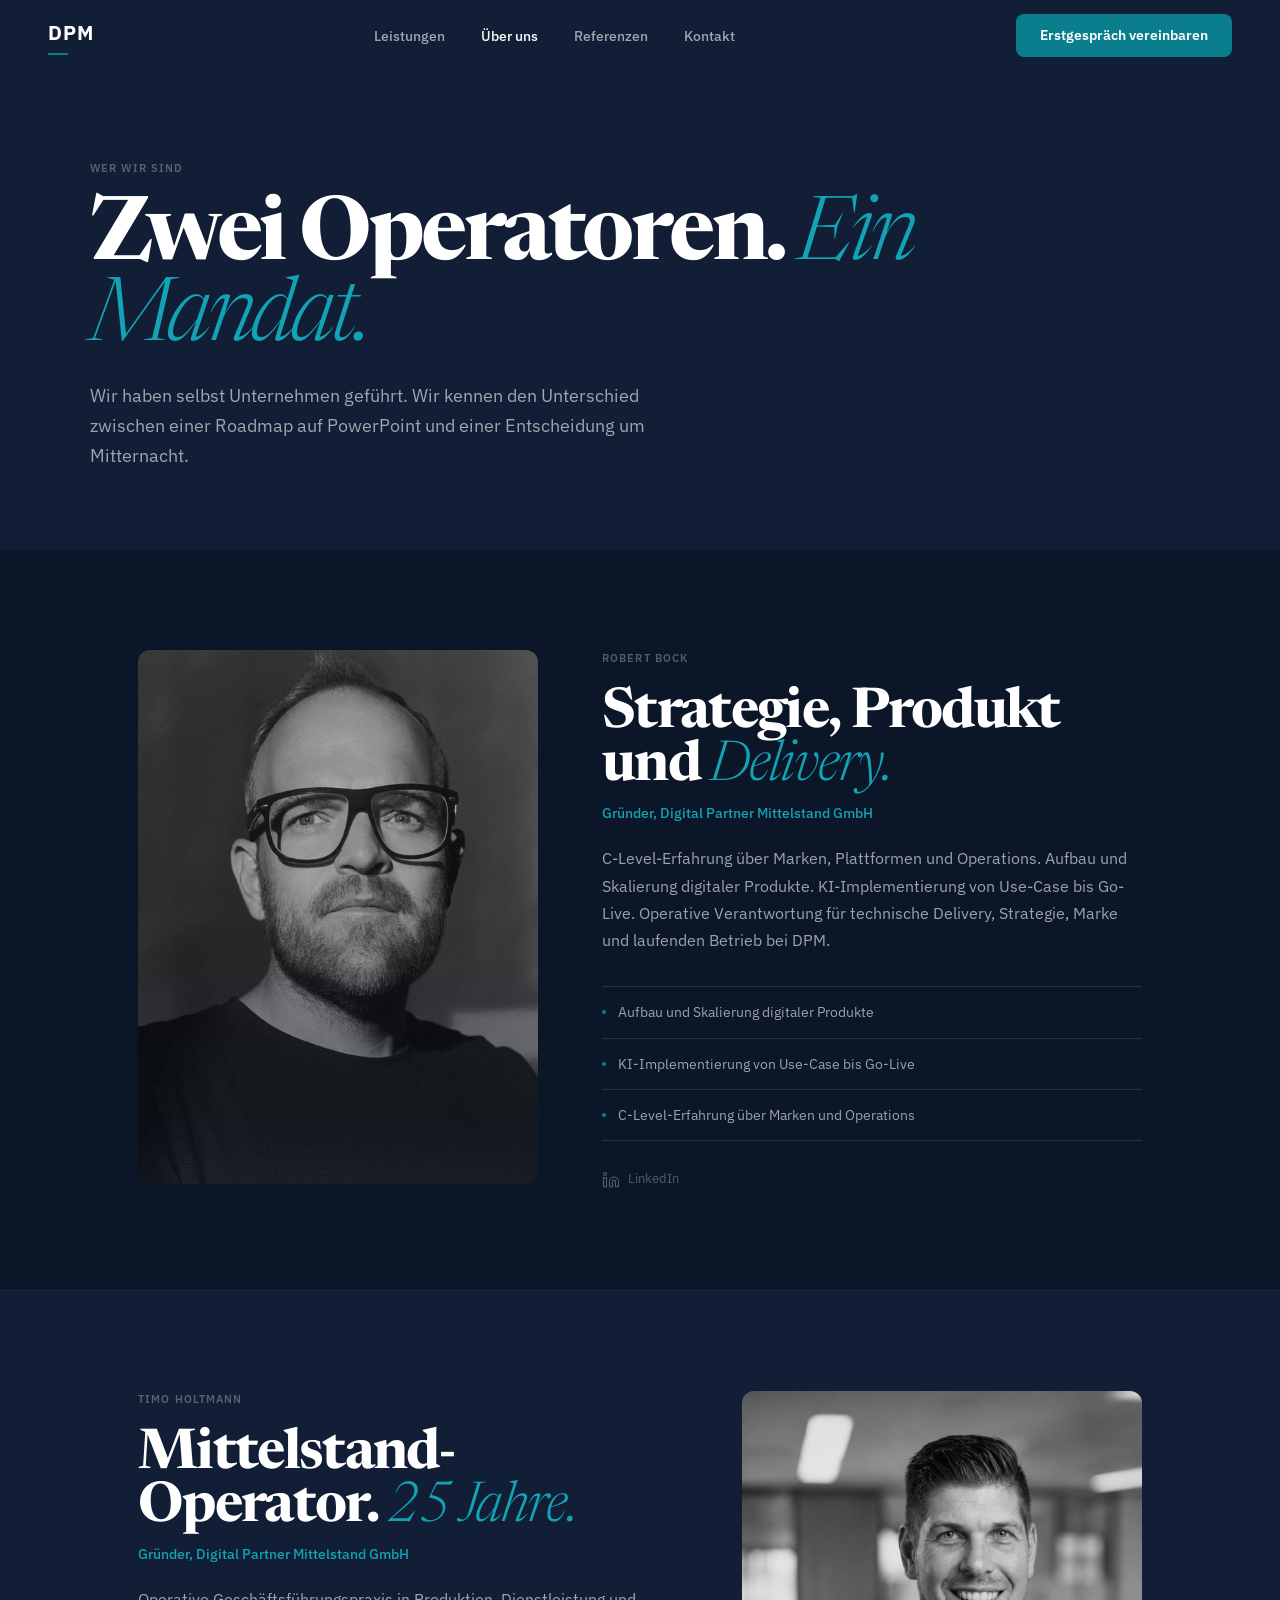
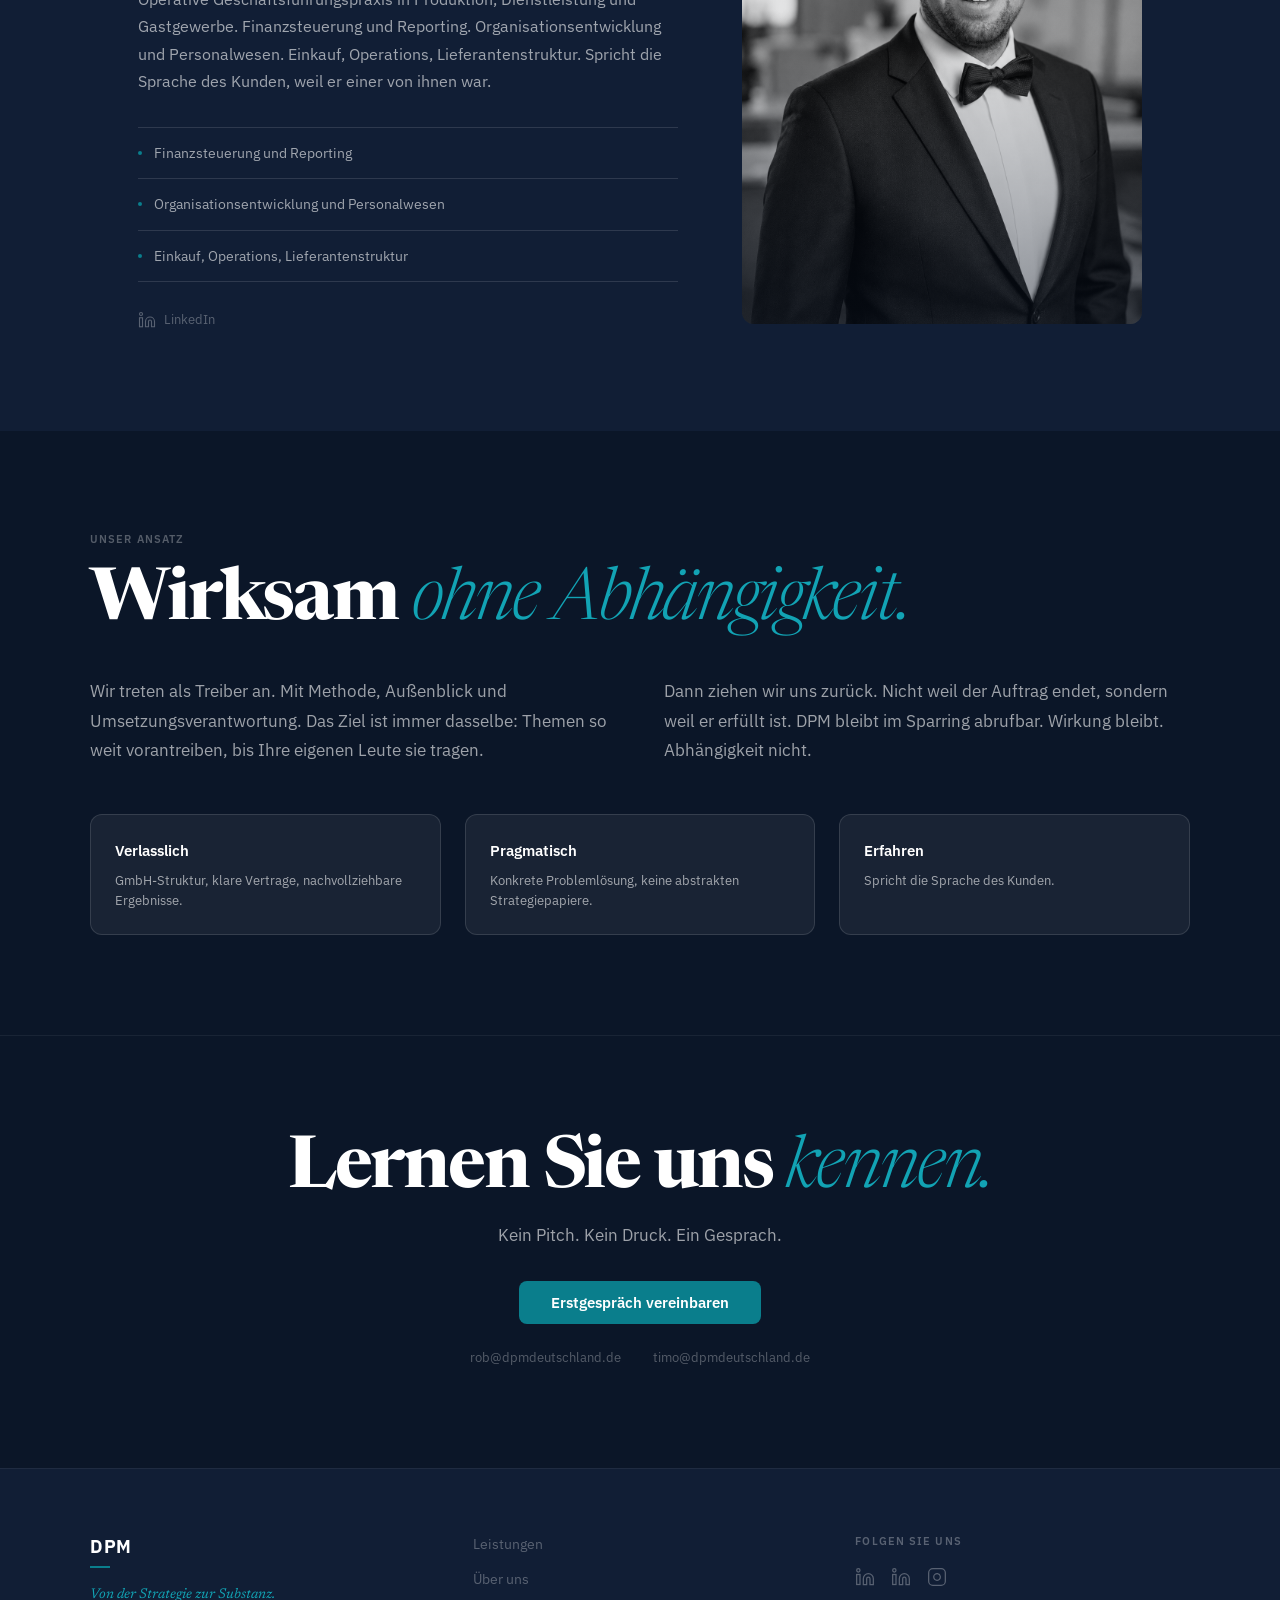
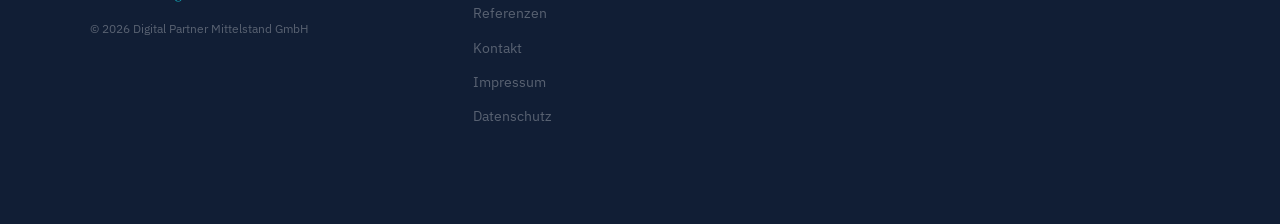
<file: ueber-uns.html>
<!DOCTYPE html>
<html lang="de">
<head>
  <meta charset="UTF-8">
  <meta name="viewport" content="width=device-width, initial-scale=1.0">
  <title>Über uns - DPM Digital Partner Mittelstand</title>
  <meta name="description" content="Zwei Operatoren mit C-Level-Erfahrung. Robert Bock und Timo Holtmann - Strategie, Produkt, Delivery und 25 Jahre Mittelstand-Praxis.">
  <meta property="og:title" content="Über uns - DPM Digital Partner Mittelstand">
  <meta property="og:description" content="Zwei Operatoren. Ein Mandat. Wir haben selbst Unternehmen geführt.">
  <meta property="og:image" content="images/hero-bg.jpg">
  <meta name="theme-color" content="#0B1628">
  <link rel="preconnect" href="https://fonts.googleapis.com">
  <link rel="preconnect" href="https://fonts.gstatic.com" crossorigin>
  <link href="https://fonts.googleapis.com/css2?family=IBM+Plex+Sans:ital,wght@0,300;0,400;0,500;0,600;0,700;1,400&family=Newsreader:ital,opsz,wght@0,6..72,700;1,6..72,300;1,6..72,400&display=swap" rel="stylesheet">
  <link rel="icon" type="image/png" href="favicon.png">
  <link rel="apple-touch-icon" href="favicon.png">
  <link rel="stylesheet" href="css/main.css">
</head>
<body>

  <div class="nav-overlay"></div>

  <nav class="nav scrolled" role="navigation" aria-label="Hauptnavigation">
    <a href="index.html" class="nav-logo" aria-label="DPM Startseite">
      <span class="nav-logo-text">DPM</span>
      <span class="nav-logo-line"></span>
    </a>
    <ul class="nav-links" role="list">
      <li><a href="leistungen.html" class="nav-link">Leistungen</a></li>
      <li><a href="ueber-uns.html" class="nav-link active">Über uns</a></li>
      <li><a href="referenzen.html" class="nav-link">Referenzen</a></li>
      <li><a href="kontakt.html" class="nav-link">Kontakt</a></li>
    </ul>
    <a href="kontakt.html" class="nav-cta nav-desktop">Erstgespräch vereinbaren</a>
    <button class="hamburger" aria-label="Menü öffnen">
      <span></span><span></span><span></span>
    </button>
  </nav>

  <nav class="nav-drawer" role="navigation" aria-label="Mobile Navigation">
    <a href="leistungen.html" class="nav-drawer-link">Leistungen</a>
    <a href="ueber-uns.html" class="nav-drawer-link">Über uns</a>
    <a href="referenzen.html" class="nav-drawer-link">Referenzen</a>
    <a href="kontakt.html" class="nav-drawer-link">Kontakt</a>
    <a href="kontakt.html" class="nav-drawer-cta">Erstgespräch vereinbaren</a>
  </nav>

  <!-- PAGE HERO -->
  <section class="page-hero" aria-labelledby="ueber-uns-heading">
    <div class="page-hero-inner">
      <span class="eyebrow">WER WIR SIND</span>
      <h1 id="ueber-uns-heading">Zwei Operatoren. <em>Ein Mandat.</em></h1>
      <p class="mt-20" style="font-size:18px; color:var(--w60); max-width:580px; line-height:1.65;">Wir haben selbst Unternehmen geführt. Wir kennen den Unterschied zwischen einer Roadmap auf PowerPoint und einer Entscheidung um Mitternacht.</p>
    </div>
  </section>

  <!-- ROBERT BOCK -->
  <section class="bg-night" aria-labelledby="robert-heading">
    <div class="person-section">
      <div class="person-photo-wrap">
        <img src="images/rob-bock.jpg" alt="Robert Bock, Gründer Digital Partner Mittelstand GmbH" class="person-photo">
        <div class="person-photo-overlay"></div>
      </div>
      <div class="person-content">
        <span class="eyebrow">ROBERT BOCK</span>
        <h2 class="person-h2" id="robert-heading">Strategie, Produkt<br>und <em>Delivery.</em></h2>
        <p class="person-subtitle">Gründer, Digital Partner Mittelstand GmbH</p>
        <p class="person-body">C-Level-Erfahrung über Marken, Plattformen und Operations. Aufbau und Skalierung digitaler Produkte. KI-Implementierung von Use-Case bis Go-Live. Operative Verantwortung für technische Delivery, Strategie, Marke und laufenden Betrieb bei DPM.</p>
        <div class="person-skills">
          <div class="person-skill">Aufbau und Skalierung digitaler Produkte</div>
          <div class="person-skill">KI-Implementierung von Use-Case bis Go-Live</div>
          <div class="person-skill">C-Level-Erfahrung über Marken und Operations</div>
        </div>
        <a href="https://www.linkedin.com/in/r0bertbock" class="person-social" target="_blank" rel="noopener noreferrer">
          <svg viewBox="0 0 24 24" aria-hidden="true"><path d="M16 8a6 6 0 0 1 6 6v7h-4v-7a2 2 0 0 0-2-2 2 2 0 0 0-2 2v7h-4v-7a6 6 0 0 1 6-6z"/><rect x="2" y="9" width="4" height="12"/><circle cx="4" cy="4" r="2"/></svg>
          LinkedIn
        </a>
      </div>
    </div>
  </section>

  <!-- TIMO HOLTMANN -->
  <section class="bg-night-2" style="border-top:1px solid var(--w06);" aria-labelledby="timo-heading">
    <div class="person-section reversed">
      <div class="person-content">
        <span class="eyebrow">TIMO HOLTMANN</span>
        <h2 class="person-h2" id="timo-heading">Mittelstand-Operator. <em>25 Jahre.</em></h2>
        <p class="person-subtitle">Gründer, Digital Partner Mittelstand GmbH</p>
        <p class="person-body">Operative Geschäftsführungspraxis in Produktion, Dienstleistung und Gastgewerbe. Finanzsteuerung und Reporting. Organisationsentwicklung und Personalwesen. Einkauf, Operations, Lieferantenstruktur. Spricht die Sprache des Kunden, weil er einer von ihnen war.</p>
        <div class="person-skills">
          <div class="person-skill">Finanzsteuerung und Reporting</div>
          <div class="person-skill">Organisationsentwicklung und Personalwesen</div>
          <div class="person-skill">Einkauf, Operations, Lieferantenstruktur</div>
        </div>
        <a href="https://www.linkedin.com/in/timo-holtmann-06978277" class="person-social" target="_blank" rel="noopener noreferrer">
          <svg viewBox="0 0 24 24" aria-hidden="true"><path d="M16 8a6 6 0 0 1 6 6v7h-4v-7a2 2 0 0 0-2-2 2 2 0 0 0-2 2v7h-4v-7a6 6 0 0 1 6-6z"/><rect x="2" y="9" width="4" height="12"/><circle cx="4" cy="4" r="2"/></svg>
          LinkedIn
        </a>
      </div>
      <div class="person-photo-wrap">
        <img src="images/timo-bw-final.png" alt="Timo Holtmann, Gründer Digital Partner Mittelstand GmbH" class="person-photo">
        <div class="person-photo-overlay"></div>
      </div>
    </div>
  </section>

  <!-- DAS MANDAT -->
  <section class="mandat-section" aria-labelledby="mandat-heading">
    <div class="mandat-inner">
      <span class="eyebrow">UNSER ANSATZ</span>
      <h2 id="mandat-heading">Wirksam <em>ohne Abhängigkeit.</em></h2>

      <div class="mandat-prose">
        <p>Wir treten als Treiber an. Mit Methode, Außenblick und Umsetzungsverantwortung. Das Ziel ist immer dasselbe: Themen so weit vorantreiben, bis Ihre eigenen Leute sie tragen.</p>
        <p>Dann ziehen wir uns zurück. Nicht weil der Auftrag endet, sondern weil er erfüllt ist. DPM bleibt im Sparring abrufbar. Wirkung bleibt. Abhängigkeit nicht.</p>
      </div>

      <div class="values-row">
        <div class="value-tile">
          <div class="value-title">Verlasslich</div>
          <p class="value-body">GmbH-Struktur, klare Vertrage, nachvollziehbare Ergebnisse.</p>
        </div>
        <div class="value-tile">
          <div class="value-title">Pragmatisch</div>
          <p class="value-body">Konkrete Problemlösung, keine abstrakten Strategiepapiere.</p>
        </div>
        <div class="value-tile">
          <div class="value-title">Erfahren</div>
          <p class="value-body">Spricht die Sprache des Kunden.</p>
        </div>
      </div>
    </div>
  </section>

  <!-- CTA -->
  <section class="bg-night" style="border-top:1px solid var(--w06);" aria-labelledby="ueber-uns-cta-heading">
    <div class="simple-cta">
      <h2 id="ueber-uns-cta-heading">Lernen Sie uns <em>kennen.</em></h2>
      <p class="mt-16" style="font-size:17px; color:var(--w60); max-width:440px; margin-left:auto; margin-right:auto;">Kein Pitch. Kein Druck. Ein Gesprach.</p>
      <div class="mt-32">
        <a href="https://calendly.com/rob-dpmdeutschland/30min" target="_blank" rel="noopener noreferrer" class="btn btn-teal btn-lg">Erstgespräch vereinbaren</a>
      </div>
      <div class="cta-contacts">
        <a href="mailto:rob@dpmdeutschland.de" class="cta-contact-link">rob@dpmdeutschland.de</a>
        <a href="mailto:timo@dpmdeutschland.de" class="cta-contact-link">timo@dpmdeutschland.de</a>
      </div>
    </div>
  </section>

  <!-- FOOTER -->
  <footer class="footer" role="contentinfo">
    <div class="footer-inner">
      <div class="footer-brand">
        <div class="footer-logo">
          <span class="footer-logo-text">DPM</span>
          <span class="footer-logo-line"></span>
        </div>
        <p class="footer-slogan">Von der Strategie zur Substanz.</p>
        <p class="footer-copy">&copy; 2026 Digital Partner Mittelstand GmbH</p>
      </div>
      <nav class="footer-nav" aria-label="Footer Navigation">
        <a href="leistungen.html" class="footer-nav-link">Leistungen</a>
        <a href="ueber-uns.html" class="footer-nav-link">Über uns</a>
        <a href="referenzen.html" class="footer-nav-link">Referenzen</a>
        <a href="kontakt.html" class="footer-nav-link">Kontakt</a>
        <a href="impressum.html" class="footer-nav-link">Impressum</a>
        <a href="datenschutz.html" class="footer-nav-link">Datenschutz</a>
      </nav>
      <div class="footer-social">
        <span class="footer-social-label">Folgen Sie uns</span>
        <div class="footer-social-links">
          <a href="https://www.linkedin.com/in/r0bertbock" class="footer-social-link" target="_blank" rel="noopener noreferrer" aria-label="Robert Bock auf LinkedIn">
            <svg viewBox="0 0 24 24" aria-hidden="true"><path d="M16 8a6 6 0 0 1 6 6v7h-4v-7a2 2 0 0 0-2-2 2 2 0 0 0-2 2v7h-4v-7a6 6 0 0 1 6-6z"/><rect x="2" y="9" width="4" height="12"/><circle cx="4" cy="4" r="2"/></svg>
          </a>
          <a href="https://www.linkedin.com/in/timo-holtmann-06978277" class="footer-social-link" target="_blank" rel="noopener noreferrer" aria-label="Timo Holtmann auf LinkedIn">
            <svg viewBox="0 0 24 24" aria-hidden="true"><path d="M16 8a6 6 0 0 1 6 6v7h-4v-7a2 2 0 0 0-2-2 2 2 0 0 0-2 2v7h-4v-7a6 6 0 0 1 6-6z"/><rect x="2" y="9" width="4" height="12"/><circle cx="4" cy="4" r="2"/></svg>
          </a>
          <a href="https://www.instagram.com/dpmdeutschland" class="footer-social-link" target="_blank" rel="noopener noreferrer" aria-label="DPM auf Instagram">
            <svg viewBox="0 0 24 24" aria-hidden="true"><rect x="2" y="2" width="20" height="20" rx="5" ry="5"/><path d="M16 11.37A4 4 0 1 1 12.63 8 4 4 0 0 1 16 11.37z"/><line x1="17.5" y1="6.5" x2="17.51" y2="6.5"/></svg>
          </a>
        </div>
      </div>
    </div>
  </footer>

  <script src="js/main.js"></script>
</body>
</html>
</file>
<file: css/main.css>
/* ============================================================
   DPM Digital Partner Mittelstand — main.css
   ============================================================ */

/* 1. CUSTOM PROPERTIES
   ============================================================ */
:root {
  --night:    #0B1628;
  --night-2:  #111E35;
  --night-3:  #162440;
  --teal:     #0A7E8C;
  --teal-b:   #12A3B4;
  --steel:    #1D4E89;
  --w:        #ffffff;
  --w90:      rgba(255,255,255,0.90);
  --w60:      rgba(255,255,255,0.60);
  --w30:      rgba(255,255,255,0.30);
  --w12:      rgba(255,255,255,0.12);
  --w06:      rgba(255,255,255,0.06);
  --t20:      rgba(10,126,140,0.20);
  --t10:      rgba(10,126,140,0.10);

  --font-display: 'Newsreader', Georgia, 'Times New Roman', serif;
  --font-ui:      'IBM Plex Sans', Arial, Helvetica, sans-serif;

  --max-w: 1100px;
  --pad-x: 48px;
  --pad-y: 100px;

  --radius-sm: 8px;
  --radius-md: 12px;
  --radius-lg: 16px;

  --ease: 150ms ease;
}

/* 2. RESET
   ============================================================ */
*, *::before, *::after {
  box-sizing: border-box;
  margin: 0;
  padding: 0;
}

html {
  font-size: 16px;
  -webkit-text-size-adjust: 100%;
  scroll-behavior: smooth;
}

body {
  background-color: var(--night);
  color: var(--w90);
  font-family: var(--font-ui);
  font-weight: 400;
  line-height: 1.6;
  -webkit-font-smoothing: antialiased;
  -moz-osx-font-smoothing: grayscale;
  overflow-x: hidden;
}

img, video {
  max-width: 100%;
  display: block;
}

a {
  color: inherit;
  text-decoration: none;
}

ul, ol {
  list-style: none;
}

button, input, select, textarea {
  font-family: inherit;
  font-size: inherit;
}

/* 3. TYPOGRAPHY
   ============================================================ */
h1, h2, h3, h4, h5, h6 {
  font-family: var(--font-display);
  font-weight: 700;
  line-height: 1;
  letter-spacing: -0.03em;
  color: var(--w);
}

h1 { font-size: 88px; letter-spacing: -0.04em; line-height: 0.93; }
h2 { font-size: 72px; letter-spacing: -0.03em; line-height: 0.95; }
h3 { font-size: 42px; letter-spacing: -0.02em; line-height: 1; }
h4 { font-size: 28px; letter-spacing: -0.02em; }
h5 { font-size: 20px; letter-spacing: -0.01em; }
h6 { font-size: 16px; font-family: var(--font-ui); font-weight: 600; }

h1 em, h2 em, h3 em {
  font-style: italic;
  font-weight: 300;
  color: var(--teal-b);
}

p {
  color: var(--w60);
  line-height: 1.65;
}

strong {
  color: var(--w90);
  font-weight: 600;
}

em {
  font-style: italic;
  color: var(--teal-b);
}

.eyebrow {
  font-family: var(--font-ui);
  font-size: 11px;
  font-weight: 600;
  letter-spacing: 0.10em;
  text-transform: uppercase;
  color: var(--w30);
  margin-bottom: 20px;
  display: block;
}

.eyebrow-line {
  display: flex;
  align-items: center;
  gap: 16px;
  font-family: var(--font-ui);
  font-size: 11px;
  font-weight: 600;
  letter-spacing: 0.10em;
  text-transform: uppercase;
  color: var(--w30);
  margin-bottom: 20px;
}

.eyebrow-line::before {
  content: '';
  display: block;
  width: 32px;
  height: 1px;
  background: var(--teal);
  flex-shrink: 0;
}

/* 4. LAYOUT
   ============================================================ */
.container {
  max-width: var(--max-w);
  margin: 0 auto;
  padding: 0 var(--pad-x);
}

.section {
  padding: var(--pad-y) var(--pad-x);
  max-width: var(--max-w);
  margin: 0 auto;
}

.section-full {
  padding: var(--pad-y) var(--pad-x);
  width: 100%;
}

/* 5. NAVIGATION
   ============================================================ */
.nav {
  position: fixed;
  top: 0;
  left: 0;
  right: 0;
  z-index: 1000;
  padding: 0 var(--pad-x);
  height: 72px;
  display: flex;
  align-items: center;
  justify-content: space-between;
  transition: background var(--ease), border-color var(--ease);
  border-bottom: 1px solid transparent;
}

.nav.scrolled {
  background: rgba(11,22,40,0.96);
  backdrop-filter: blur(12px);
  -webkit-backdrop-filter: blur(12px);
  border-bottom-color: var(--w12);
}

.nav-hero {
  position: absolute;
  top: 0;
  left: 0;
  right: 0;
  z-index: 100;
  padding: 0 var(--pad-x);
  height: 72px;
  display: flex;
  align-items: center;
  justify-content: space-between;
}

.nav-logo {
  display: flex;
  flex-direction: column;
  gap: 4px;
  cursor: pointer;
}

.nav-logo-text {
  font-family: var(--font-ui);
  font-weight: 700;
  font-size: 20px;
  color: var(--w);
  letter-spacing: 0.04em;
}

.nav-logo-line {
  width: 20px;
  height: 2px;
  background: var(--teal);
}

.nav-links {
  display: flex;
  align-items: center;
  gap: 36px;
}

.nav-link {
  font-family: var(--font-ui);
  font-size: 14px;
  font-weight: 500;
  color: var(--w60);
  transition: color var(--ease);
}

.nav-link:hover {
  color: var(--w);
}

.nav-link.active {
  color: var(--w);
}

.nav-cta {
  font-family: var(--font-ui);
  font-size: 14px;
  font-weight: 600;
  color: var(--w);
  background: var(--teal);
  padding: 10px 24px;
  border-radius: var(--radius-sm);
  transition: background var(--ease);
  white-space: nowrap;
}

.nav-cta:hover {
  background: var(--teal-b);
}

.hamburger {
  display: none;
  flex-direction: column;
  gap: 5px;
  cursor: pointer;
  padding: 8px;
  border: none;
  background: none;
}

.hamburger span {
  display: block;
  width: 22px;
  height: 2px;
  background: var(--w);
  border-radius: 2px;
  transition: transform var(--ease), opacity var(--ease);
}

.hamburger.open span:nth-child(1) { transform: translateY(7px) rotate(45deg); }
.hamburger.open span:nth-child(2) { opacity: 0; }
.hamburger.open span:nth-child(3) { transform: translateY(-7px) rotate(-45deg); }

.nav-drawer {
  display: none;
  position: fixed;
  top: 0;
  right: -100%;
  width: 280px;
  height: 100vh;
  background: var(--night-2);
  z-index: 2000;
  padding: 88px 32px 48px;
  flex-direction: column;
  gap: 8px;
  transition: right 300ms ease;
  border-left: 1px solid var(--w12);
}

.nav-drawer.open {
  right: 0;
}

.nav-drawer-link {
  font-family: var(--font-ui);
  font-size: 16px;
  font-weight: 500;
  color: var(--w60);
  padding: 12px 0;
  border-bottom: 1px solid var(--w06);
  transition: color var(--ease);
}

.nav-drawer-link:hover {
  color: var(--w);
}

.nav-drawer-cta {
  margin-top: 24px;
  font-family: var(--font-ui);
  font-size: 15px;
  font-weight: 600;
  color: var(--w);
  background: var(--teal);
  padding: 14px 24px;
  border-radius: var(--radius-sm);
  text-align: center;
  display: block;
  transition: background var(--ease);
}

.nav-drawer-cta:hover {
  background: var(--teal-b);
}

.nav-overlay {
  display: none;
  position: fixed;
  inset: 0;
  background: rgba(11,22,40,0.7);
  z-index: 1500;
}

.nav-overlay.open {
  display: block;
}

/* 6. FOOTER
   ============================================================ */
.footer {
  background: var(--night-2);
  border-top: 1px solid var(--w06);
  padding: 64px var(--pad-x) 96px;
}

.footer-inner {
  max-width: var(--max-w);
  margin: 0 auto;
  display: grid;
  grid-template-columns: 1fr 1fr 1fr;
  gap: 48px;
  align-items: start;
}

.footer-brand {}

.footer-logo {
  display: flex;
  flex-direction: column;
  gap: 4px;
  margin-bottom: 16px;
}

.footer-logo-text {
  font-family: var(--font-ui);
  font-weight: 700;
  font-size: 18px;
  color: var(--w);
  letter-spacing: 0.04em;
}

.footer-logo-line {
  width: 20px;
  height: 2px;
  background: var(--teal);
}

.footer-slogan {
  font-family: var(--font-display);
  font-style: italic;
  font-size: 14px;
  color: var(--teal-b);
  margin-bottom: 12px;
  font-weight: 400;
}

.footer-copy {
  font-size: 12px;
  color: var(--w30);
}

.footer-nav {
  display: flex;
  flex-direction: column;
  gap: 12px;
}

.footer-nav-link {
  font-size: 14px;
  color: var(--w30);
  transition: color var(--ease);
}

.footer-nav-link:hover {
  color: var(--w60);
}

.footer-social {}

.footer-social-label {
  font-size: 11px;
  font-weight: 600;
  letter-spacing: 0.10em;
  text-transform: uppercase;
  color: var(--w30);
  margin-bottom: 16px;
  display: block;
}

.footer-social-links {
  display: flex;
  gap: 16px;
}

.footer-social-link {
  color: var(--w30);
  transition: color var(--ease);
  display: flex;
  align-items: center;
  justify-content: center;
}

.footer-social-link:hover {
  color: var(--w60);
}

.footer-social-link svg {
  width: 20px;
  height: 20px;
  stroke: currentColor;
  stroke-width: 1.5;
  fill: none;
}

/* 7. STICKY BAR
   ============================================================ */
.sticky-bar {
  position: fixed;
  bottom: 0;
  left: 0;
  right: 0;
  z-index: 900;
  background: rgba(11,22,40,0.96);
  backdrop-filter: blur(8px);
  -webkit-backdrop-filter: blur(8px);
  border-top: 1px solid var(--w12);
  padding: 12px var(--pad-x);
  display: flex;
  align-items: center;
  justify-content: center;
  gap: 12px;
  opacity: 0;
  pointer-events: none;
  transition: opacity 250ms ease;
}

.sticky-bar.visible {
  opacity: 1;
  pointer-events: all;
}

.sticky-bar-btn {
  font-family: var(--font-ui);
  font-size: 13px;
  font-weight: 600;
  padding: 10px 20px;
  border-radius: var(--radius-sm);
  cursor: pointer;
  transition: background var(--ease), color var(--ease), border-color var(--ease);
  border: none;
  white-space: nowrap;
}

.sticky-bar-btn-ghost {
  background: var(--w12);
  color: var(--w60);
  border: 1px solid var(--w30);
}

.sticky-bar-btn-ghost:hover {
  background: var(--w12);
  color: var(--w90);
  border-color: var(--w60);
}

.sticky-bar-btn-steel {
  background: var(--steel);
  color: var(--w);
}

.sticky-bar-btn-steel:hover {
  background: #245ba6;
}

.sticky-bar-btn-teal {
  background: var(--teal);
  color: var(--w);
}

.sticky-bar-btn-teal:hover {
  background: var(--teal-b);
}

/* 8. BUTTONS
   ============================================================ */
.btn {
  display: inline-flex;
  align-items: center;
  gap: 8px;
  font-family: var(--font-ui);
  font-weight: 600;
  border-radius: var(--radius-sm);
  cursor: pointer;
  transition: background var(--ease), color var(--ease), border-color var(--ease);
  border: none;
  text-decoration: none;
  line-height: 1;
  white-space: nowrap;
}

.btn-lg {
  font-size: 15px;
  padding: 14px 32px;
}

.btn-md {
  font-size: 14px;
  padding: 12px 24px;
}

.btn-sm {
  font-size: 13px;
  padding: 10px 20px;
}

.btn-teal {
  background: var(--teal);
  color: var(--w);
}

.btn-teal:hover {
  background: var(--teal-b);
}

.btn-ghost {
  background: transparent;
  color: var(--w60);
  border: 1px solid var(--w30);
}

.btn-ghost:hover {
  color: var(--w);
  border-color: var(--w60);
}

.btn-steel {
  background: var(--steel);
  color: var(--w);
}

.btn-steel:hover {
  background: #245ba6;
}

.btn-full {
  width: 100%;
  justify-content: center;
}

/* 9. PILLS / TAGS
   ============================================================ */
.pill {
  display: inline-flex;
  align-items: center;
  gap: 6px;
  font-family: var(--font-ui);
  font-size: 11px;
  font-weight: 600;
  letter-spacing: 0.08em;
  text-transform: uppercase;
  padding: 5px 12px;
  border-radius: 100px;
  border: 1px solid;
}

.pill-teal {
  background: var(--t10);
  color: var(--teal-b);
  border-color: var(--teal);
}

.pill-featured {
  background: var(--teal);
  color: var(--w);
  border-color: var(--teal);
}

.pill-ghost {
  background: var(--w06);
  color: var(--w60);
  border-color: var(--w12);
}

.pill-dot {
  width: 5px;
  height: 5px;
  border-radius: 50%;
  background: currentColor;
  display: inline-block;
}

/* 10. CARDS
   ============================================================ */
.card {
  background: var(--w06);
  border: 1px solid var(--w12);
  border-radius: var(--radius-lg);
  overflow: hidden;
  transition: background var(--ease), border-color var(--ease);
  display: flex;
  flex-direction: column;
}

.card-featured {
  background: var(--night-3);
  border-color: var(--teal-b);
  border-top: 2px solid var(--teal);
  position: relative;
}

.card-body {
  padding: 32px;
  flex: 1;
}

.card-price {
  font-family: var(--font-display);
  font-size: 52px;
  font-weight: 700;
  color: var(--w);
  letter-spacing: -0.03em;
  line-height: 1;
  margin-bottom: 4px;
}

.card-price-note {
  font-size: 12px;
  color: var(--w30);
  margin-bottom: 20px;
}

.card-title {
  font-family: var(--font-ui);
  font-size: 20px;
  font-weight: 600;
  color: var(--w);
  margin-bottom: 4px;
}

.card-duration {
  font-size: 12px;
  color: var(--w30);
  margin-bottom: 16px;
}

.card-text {
  font-size: 14px;
  color: var(--w60);
  line-height: 1.65;
  margin-bottom: 24px;
}

.card-footer {
  padding: 24px 32px;
  border-top: 1px solid var(--w06);
}

.card-icon {
  margin-bottom: 20px;
  color: var(--teal);
}

.card-icon svg {
  width: 24px;
  height: 24px;
  stroke: currentColor;
  stroke-width: 1.5;
  fill: none;
}

.card-deliverable {
  display: inline-flex;
  align-items: center;
  font-family: var(--font-ui);
  font-size: 11px;
  font-weight: 600;
  color: var(--teal-b);
  background: var(--t10);
  border: 1px solid var(--t20);
  padding: 4px 10px;
  border-radius: 4px;
  margin-top: 16px;
}

/* Discipline Cards */
.disc-card {
  background: var(--w06);
  border: 1px solid var(--w12);
  border-radius: var(--radius-md);
  padding: 28px;
  transition: background var(--ease);
}

.disc-card:hover {
  background: var(--night-2);
}

.disc-number {
  font-family: var(--font-ui);
  font-size: 10px;
  font-weight: 600;
  letter-spacing: 0.12em;
  text-transform: uppercase;
  color: var(--teal-b);
  margin-bottom: 4px;
}

.disc-title {
  font-family: var(--font-ui);
  font-size: 18px;
  font-weight: 600;
  color: var(--w);
  margin-bottom: 8px;
}

.disc-text {
  font-size: 13px;
  color: var(--w60);
  line-height: 1.6;
  margin-bottom: 12px;
}

.disc-ai {
  font-family: 'IBM Plex Mono', monospace;
  font-size: 11px;
  color: var(--w30);
  padding-top: 12px;
  border-top: 1px solid var(--w06);
}

/* 11. HERO SECTIONS
   ============================================================ */
.hero {
  position: relative;
  min-height: 100vh;
  display: flex;
  flex-direction: column;
  justify-content: flex-end;
  padding-bottom: 80px;
  overflow: hidden;
}

.hero-bg {
  position: absolute;
  inset: 0;
  background-size: cover;
  background-position: center 30%;
  filter: grayscale(100%);
  z-index: 0;
}

.hero-overlay {
  position: absolute;
  inset: 0;
  background: linear-gradient(to bottom, rgba(11,22,40,0.2) 0%, rgba(11,22,40,0.85) 75%, rgba(11,22,40,0.98) 100%);
  z-index: 1;
}

.hero-content {
  position: relative;
  z-index: 10;
  padding: 0 var(--pad-x);
  max-width: var(--max-w);
  margin: 0 auto;
  width: 100%;
}

.hero-tag {
  margin-bottom: 24px;
}

.hero-h1 {
  margin-bottom: 36px;
}

.hero-bottom {
  display: flex;
  align-items: flex-end;
  justify-content: space-between;
  gap: 48px;
}

.hero-body {
  font-size: 17px;
  color: var(--w60);
  max-width: 460px;
  line-height: 1.65;
}

.hero-actions {
  display: flex;
  flex-direction: column;
  gap: 12px;
  flex-shrink: 0;
}

/* Page Hero (no photo) */
.page-hero {
  background: var(--night-2);
  padding: 160px var(--pad-x) 80px;
}

.page-hero-inner {
  max-width: var(--max-w);
  margin: 0 auto;
}

/* Photo Hero */
.photo-hero {
  position: relative;
  min-height: 100vh;
  display: flex;
  align-items: flex-end;
  overflow: hidden;
}

.photo-hero-bg {
  position: absolute;
  inset: 0;
  background-size: cover;
  background-position: center;
  filter: grayscale(100%);
  z-index: 0;
}

.photo-hero-overlay {
  position: absolute;
  inset: 0;
  background: linear-gradient(to bottom, rgba(11,22,40,0.3) 0%, rgba(11,22,40,0.9) 70%, rgba(11,22,40,0.98) 100%);
  z-index: 1;
}

.photo-hero-content {
  position: relative;
  z-index: 10;
  padding: 160px var(--pad-x) 80px;
  max-width: var(--max-w);
  margin: 0 auto;
  width: 100%;
}

/* 12. STAT BAR
   ============================================================ */
.stat-bar {
  background: rgba(255,255,255,0.04);
  border-top: 1px solid var(--w12);
  border-bottom: 1px solid var(--w12);
  padding: 0;
}

.stat-bar-inner {
  max-width: var(--max-w);
  margin: 0 auto;
  padding: 0 var(--pad-x);
  display: grid;
  grid-template-columns: repeat(4, 1fr);
}

.stat-item {
  padding: 32px 24px;
  border-right: 1px solid var(--w12);
}

.stat-item:last-child {
  border-right: none;
}

.stat-number {
  font-family: var(--font-display);
  font-size: 34px;
  font-weight: 700;
  color: var(--w);
  letter-spacing: -0.02em;
  line-height: 1;
  margin-bottom: 6px;
}

.stat-label {
  font-size: 12px;
  color: var(--w30);
  line-height: 1.4;
}

/* 13. PHOTO DIVIDER
   ============================================================ */
.photo-divider {
  position: relative;
  height: 500px;
  overflow: hidden;
  display: flex;
  align-items: center;
}

.photo-divider-bg {
  position: absolute;
  inset: 0;
  background-size: cover;
  background-position: center 40%;
  filter: grayscale(100%);
  z-index: 0;
}

.photo-divider-overlay {
  position: absolute;
  inset: 0;
  background: linear-gradient(to right, rgba(11,22,40,0.92) 0%, rgba(11,22,40,0.60) 55%, rgba(11,22,40,0.72) 100%);
  z-index: 1;
}

.photo-divider-content {
  position: relative;
  z-index: 10;
  padding: 0 var(--pad-x);
  max-width: 680px;
}

.photo-divider-quote {
  font-family: var(--font-display);
  font-size: 46px;
  font-style: italic;
  font-weight: 400;
  color: var(--w);
  line-height: 1.1;
  letter-spacing: -0.02em;
  margin-bottom: 24px;
}

.photo-divider-quote em {
  color: var(--teal-b);
}

.photo-divider-attr {
  font-size: 12px;
  color: var(--w30);
  letter-spacing: 0.06em;
  text-transform: uppercase;
  font-family: var(--font-ui);
}

/* 14. PROOF SECTION
   ============================================================ */
.proof-section {
  padding: var(--pad-y) var(--pad-x);
  max-width: var(--max-w);
  margin: 0 auto;
  display: flex;
  gap: 80px;
  align-items: center;
}

.proof-left {
  flex: 1;
}

.proof-big {
  display: flex;
  align-items: baseline;
  line-height: 1;
  margin-bottom: 16px;
}

.proof-number {
  font-family: var(--font-display);
  font-size: 100px;
  font-weight: 700;
  color: var(--w);
  letter-spacing: -0.04em;
  line-height: 1;
}

.proof-unit {
  font-family: var(--font-display);
  font-size: 72px;
  font-style: italic;
  font-weight: 300;
  color: var(--teal-b);
  letter-spacing: -0.03em;
  line-height: 1;
  margin-left: 8px;
}

.proof-h3 {
  font-size: 28px;
  color: var(--w);
  margin-bottom: 12px;
  line-height: 1.2;
}

.proof-body {
  font-size: 15px;
  color: var(--w60);
  margin-bottom: 8px;
}

.proof-note {
  font-size: 11px;
  color: var(--w30);
  margin-top: 8px;
}

.proof-right {
  width: 420px;
  flex-shrink: 0;
}

.proof-img {
  width: 100%;
  aspect-ratio: 4/3;
  object-fit: cover;
  border-radius: var(--radius-md);
  filter: grayscale(100%);
  display: block;
  position: relative;
}

.proof-img-wrap {
  position: relative;
  border-radius: var(--radius-md);
  overflow: hidden;
}

.proof-img-overlay {
  position: absolute;
  inset: 0;
  background: linear-gradient(to bottom, rgba(11,22,40,0.1) 0%, rgba(11,22,40,0.7) 100%);
}

/* 15. DARK REFERENCE SECTION
   ============================================================ */
.dark-section {
  background: rgba(255,255,255,0.03);
  border-top: 1px solid var(--w12);
  border-bottom: 1px solid var(--w12);
}

.dark-section-inner {
  max-width: var(--max-w);
  margin: 0 auto;
  padding: var(--pad-y) var(--pad-x);
  display: grid;
  grid-template-columns: 1fr 1fr;
  gap: 80px;
  align-items: center;
}

.ref-h3 {
  font-size: 42px;
  line-height: 1;
  letter-spacing: -0.03em;
  margin-bottom: 20px;
}

.ref-body {
  font-size: 15px;
  color: var(--w60);
  line-height: 1.7;
  margin-bottom: 24px;
}

.ref-metrics {
  display: flex;
  gap: 32px;
  margin-bottom: 28px;
}

.ref-metric {}

.ref-metric-value {
  font-family: var(--font-display);
  font-size: 28px;
  font-weight: 700;
  color: var(--w);
  line-height: 1;
  margin-bottom: 4px;
}

.ref-metric-label {
  font-size: 12px;
  color: var(--w30);
}

.ref-link {
  display: inline-flex;
  align-items: center;
  gap: 8px;
  font-size: 14px;
  font-weight: 600;
  color: var(--teal-b);
  transition: gap var(--ease);
}

.ref-link:hover {
  gap: 12px;
}

.ref-link svg {
  width: 16px;
  height: 16px;
  stroke: currentColor;
  stroke-width: 1.5;
  fill: none;
}

.ref-img-wrap {
  position: relative;
  border-radius: var(--radius-lg);
  overflow: hidden;
  aspect-ratio: 4/3;
}

.ref-img {
  width: 100%;
  height: 100%;
  object-fit: cover;
  filter: grayscale(100%);
}

.ref-img-overlay {
  position: absolute;
  inset: 0;
  background: linear-gradient(to bottom, rgba(11,22,40,0.05) 40%, rgba(11,22,40,0.7) 100%);
}

/* 16. TEAM SECTION
   ============================================================ */
.team-grid {
  display: grid;
  grid-template-columns: 1fr 1fr;
  gap: 16px;
  margin-top: 48px;
  margin-bottom: 32px;
}

.team-card {
  background: var(--w06);
  border: 1px solid var(--w12);
  border-radius: var(--radius-md);
  overflow: hidden;
  display: grid;
  grid-template-columns: 160px 1fr;
  align-items: center;
}

.team-photo-wrap {
  width: 160px;
  height: 180px;
  overflow: hidden;
  flex-shrink: 0;
}

.team-photo {
  width: 100%;
  height: 100%;
  object-fit: cover;
  filter: grayscale(100%);
}

.team-info {
  padding: 24px;
}

.team-name {
  font-family: var(--font-ui);
  font-size: 18px;
  font-weight: 600;
  color: var(--w);
  margin-bottom: 4px;
}

.team-role {
  font-size: 12px;
  color: var(--teal-b);
  margin-bottom: 12px;
}

.team-bio {
  font-size: 13px;
  color: var(--w60);
  line-height: 1.6;
}

.team-more {
  display: inline-flex;
  align-items: center;
  gap: 8px;
  font-size: 14px;
  font-weight: 600;
  color: var(--teal-b);
  transition: gap var(--ease);
}

.team-more:hover {
  gap: 12px;
}

.team-more svg {
  width: 16px;
  height: 16px;
  stroke: currentColor;
  stroke-width: 1.5;
  fill: none;
}

/* 17. PERSON SECTION (ueber-uns)
   ============================================================ */
.person-section {
  padding: var(--pad-y) var(--pad-x);
  max-width: var(--max-w);
  margin: 0 auto;
  display: grid;
  grid-template-columns: 400px 1fr;
  gap: 64px;
  align-items: start;
}

.person-section.reversed {
  grid-template-columns: 1fr 400px;
}

.person-section.reversed .person-photo-wrap {
  order: 2;
}

.person-section.reversed .person-content {
  order: 1;
}

.person-photo-wrap {
  position: relative;
  border-radius: var(--radius-md);
  overflow: hidden;
  aspect-ratio: 3/4;
}

.person-photo {
  width: 100%;
  height: 100%;
  object-fit: cover;
  filter: grayscale(100%);
}

.person-photo-overlay {
  position: absolute;
  inset: 0;
  background: linear-gradient(to bottom, rgba(11,22,40,0.05) 50%, rgba(11,22,40,0.4) 100%);
}

.person-content {}

.person-subtitle {
  font-family: var(--font-ui);
  font-size: 14px;
  color: var(--teal-b);
  margin-bottom: 20px;
  font-weight: 500;
}

.person-h2 {
  font-size: 56px;
  margin-bottom: 8px;
}

.person-body {
  font-size: 16px;
  color: var(--w60);
  line-height: 1.7;
  margin-bottom: 32px;
}

.person-skills {
  margin-bottom: 28px;
}

.person-skill {
  padding: 14px 0;
  border-bottom: 1px solid var(--w12);
  font-size: 14px;
  color: var(--w60);
  display: flex;
  align-items: center;
  gap: 12px;
}

.person-skill:first-child {
  border-top: 1px solid var(--w12);
}

.person-skill::before {
  content: '';
  display: block;
  width: 4px;
  height: 4px;
  border-radius: 50%;
  background: var(--teal);
  flex-shrink: 0;
}

.person-social {
  display: flex;
  align-items: center;
  gap: 8px;
  color: var(--w30);
  font-size: 13px;
  transition: color var(--ease);
}

.person-social:hover {
  color: var(--w60);
}

.person-social svg {
  width: 18px;
  height: 18px;
  stroke: currentColor;
  stroke-width: 1.5;
  fill: none;
}

/* 18. FORM ELEMENTS
   ============================================================ */
.form-group {
  margin-bottom: 20px;
}

.form-label {
  display: block;
  font-family: var(--font-ui);
  font-size: 13px;
  color: var(--w60);
  margin-bottom: 6px;
  font-weight: 500;
}

.form-input,
.form-select,
.form-textarea {
  width: 100%;
  background: var(--night-3);
  border: 1px solid var(--w12);
  border-radius: var(--radius-sm);
  padding: 12px 16px;
  font-family: var(--font-ui);
  font-size: 14px;
  color: var(--w90);
  transition: border-color var(--ease), box-shadow var(--ease);
  outline: none;
  appearance: none;
}

.form-input:focus,
.form-select:focus,
.form-textarea:focus {
  border-color: var(--teal);
  box-shadow: 0 0 0 3px rgba(10,126,140,0.2);
}

.form-input::placeholder,
.form-textarea::placeholder {
  color: var(--w30);
}

.form-select {
  background-image: url("data:image/svg+xml,%3Csvg xmlns='http://www.w3.org/2000/svg' width='12' height='12' viewBox='0 0 24 24' fill='none' stroke='rgba(255,255,255,0.3)' stroke-width='2'%3E%3Cpolyline points='6 9 12 15 18 9'/%3E%3C/svg%3E");
  background-repeat: no-repeat;
  background-position: right 16px center;
  padding-right: 40px;
  cursor: pointer;
}

.form-select option {
  background: var(--night-2);
  color: var(--w90);
}

.form-textarea {
  resize: vertical;
  min-height: 100px;
}

.form-error {
  border-color: #e24b4a !important;
}

/* Checkboxes */
.checkbox-group {
  display: flex;
  flex-direction: column;
  gap: 10px;
}

.checkbox-label {
  display: flex;
  align-items: center;
  gap: 12px;
  cursor: pointer;
  font-size: 14px;
  color: var(--w60);
}

.checkbox-label input[type="checkbox"],
.checkbox-label input[type="radio"] {
  appearance: none;
  width: 18px;
  height: 18px;
  border: 1px solid var(--w30);
  border-radius: 4px;
  background: var(--night-3);
  flex-shrink: 0;
  cursor: pointer;
  transition: border-color var(--ease), background var(--ease);
  position: relative;
}

.checkbox-label input[type="radio"] {
  border-radius: 50%;
}

.checkbox-label input[type="checkbox"]:checked,
.checkbox-label input[type="radio"]:checked {
  background: var(--teal);
  border-color: var(--teal);
}

.checkbox-label input[type="checkbox"]:checked::after {
  content: '';
  position: absolute;
  top: 3px;
  left: 6px;
  width: 5px;
  height: 9px;
  border: 2px solid white;
  border-top: none;
  border-left: none;
  transform: rotate(45deg);
}

.checkbox-label input[type="radio"]:checked::after {
  content: '';
  position: absolute;
  top: 4px;
  left: 4px;
  width: 8px;
  height: 8px;
  border-radius: 50%;
  background: white;
}

.form-divider {
  border: none;
  border-top: 1px solid var(--w12);
  margin: 32px 0;
}

.form-card {
  background: var(--night-2);
  border: 1px solid var(--w12);
  border-radius: var(--radius-lg);
  padding: 48px;
  max-width: 720px;
  margin: 0 auto;
}

/* Payment block */
.payment-block {
  text-align: center;
  padding-top: 8px;
}

.payment-label {
  font-family: var(--font-ui);
  font-size: 14px;
  color: var(--w30);
  margin-bottom: 16px;
}

.payment-note {
  font-size: 11px;
  color: var(--w30);
  margin-top: 12px;
}

/* 19. TABLES / HEBEL
   ============================================================ */
.hebel-table {
  width: 100%;
  margin-top: 32px;
}

.hebel-header {
  display: grid;
  grid-template-columns: 1fr 1fr 160px;
  padding: 8px 16px;
  border-bottom: 1px solid var(--w12);
}

.hebel-header span {
  font-family: var(--font-ui);
  font-size: 11px;
  font-weight: 600;
  letter-spacing: 0.08em;
  text-transform: uppercase;
  color: var(--w30);
}

.hebel-row {
  display: grid;
  grid-template-columns: 1fr 1fr 160px;
  padding: 16px;
  border-bottom: 1px solid var(--w06);
  transition: background var(--ease);
}

.hebel-row:hover {
  background: var(--w06);
}

.hebel-row.total {
  background: var(--w06);
  border-top: 1px solid var(--w12);
  border-bottom: none;
}

.hebel-row.total span {
  font-weight: 600;
  color: var(--w);
}

.hebel-row.total .hebel-potential {
  color: var(--teal-b);
}

.hebel-cell {
  font-size: 14px;
  color: var(--w60);
  min-width: 0;
  overflow-wrap: break-word;
}

.hebel-label {
  font-size: 14px;
  color: var(--w);
  font-weight: 500;
  min-width: 0;
}

.hebel-potential {
  font-family: var(--font-display);
  font-size: 14px;
  color: var(--teal-b);
  font-weight: 700;
}

/* 20. TIMELINE
   ============================================================ */
.timeline {
  position: relative;
  display: grid;
  grid-template-columns: repeat(3, 1fr);
  gap: 0;
  margin-top: 48px;
}

.timeline::before {
  content: '';
  position: absolute;
  top: 20px;
  left: 0;
  right: 0;
  height: 1px;
  background: var(--w12);
  z-index: 0;
}

.timeline-item {
  position: relative;
  padding-top: 44px;
  padding-right: 24px;
}

.timeline-dot {
  position: absolute;
  top: 12px;
  left: 0;
  width: 16px;
  height: 16px;
  border-radius: 50%;
  background: var(--teal);
  border: 3px solid var(--night);
  z-index: 1;
}

.timeline-phase {
  font-size: 11px;
  font-weight: 600;
  letter-spacing: 0.08em;
  text-transform: uppercase;
  color: var(--teal-b);
  margin-bottom: 6px;
}

.timeline-duration {
  font-size: 12px;
  color: var(--w30);
  margin-bottom: 8px;
}

.timeline-title {
  font-family: var(--font-ui);
  font-size: 16px;
  font-weight: 600;
  color: var(--w);
  margin-bottom: 8px;
}

.timeline-text {
  font-size: 13px;
  color: var(--w60);
  line-height: 1.5;
}

/* 21. VIERSCHRITT
   ============================================================ */
.vierschritt-grid {
  display: grid;
  grid-template-columns: repeat(4, 1fr);
  gap: 1px;
  background: var(--w06);
  border: 1px solid var(--w12);
  border-radius: var(--radius-md);
  overflow: hidden;
  margin-top: 48px;
}

.vierschritt-card {
  background: rgba(11,22,40,0.6);
  padding: 32px 24px;
}

.vierschritt-num {
  font-family: var(--font-display);
  font-size: 48px;
  font-weight: 700;
  color: var(--w12);
  line-height: 1;
  margin-bottom: 12px;
}

.vierschritt-title {
  font-family: var(--font-ui);
  font-size: 16px;
  font-weight: 600;
  color: var(--teal-b);
  margin-bottom: 12px;
}

.vierschritt-text {
  font-size: 13px;
  color: var(--w60);
  line-height: 1.6;
}

/* 22. COMPLIANCE / SHIELD GRID
   ============================================================ */
.compliance-grid {
  display: grid;
  grid-template-columns: repeat(3, 1fr);
  gap: 24px;
  margin-top: 48px;
}

.compliance-card {
  padding: 0;
}

.compliance-icon {
  color: var(--teal);
  margin-bottom: 16px;
}

.compliance-icon svg {
  width: 24px;
  height: 24px;
  stroke: currentColor;
  stroke-width: 1.5;
  fill: none;
}

.compliance-title {
  font-family: var(--font-ui);
  font-size: 16px;
  font-weight: 600;
  color: var(--w);
  margin-bottom: 12px;
}

.compliance-list {
  display: flex;
  flex-direction: column;
  gap: 8px;
}

.compliance-item {
  display: flex;
  align-items: flex-start;
  gap: 10px;
  font-size: 13px;
  color: var(--w60);
  line-height: 1.4;
}

.compliance-item::before {
  content: '';
  display: block;
  width: 4px;
  height: 4px;
  border-radius: 50%;
  background: var(--teal);
  flex-shrink: 0;
  margin-top: 6px;
}

/* 23. PRICE CARDS
   ============================================================ */
.price-grid {
  display: grid;
  grid-template-columns: repeat(2, 1fr);
  gap: 16px;
  margin-top: 48px;
}

.price-card {
  background: var(--w06);
  border: 1px solid var(--w12);
  border-radius: var(--radius-md);
  padding: 28px;
}

.price-category {
  font-size: 11px;
  font-weight: 600;
  letter-spacing: 0.10em;
  text-transform: uppercase;
  color: var(--teal-b);
  margin-bottom: 8px;
}

.price-title {
  font-family: var(--font-ui);
  font-size: 18px;
  font-weight: 600;
  color: var(--w);
  margin-bottom: 8px;
}

.price-desc {
  font-size: 13px;
  color: var(--w60);
  margin-bottom: 16px;
  line-height: 1.5;
}

.price-amount {
  font-family: var(--font-display);
  font-size: 24px;
  font-weight: 700;
  color: var(--teal-b);
}

/* Phase Timeline (price page) */
.phase-timeline {
  display: grid;
  grid-template-columns: repeat(3, 1fr);
  gap: 1px;
  background: var(--w06);
  border: 1px solid var(--w12);
  border-radius: var(--radius-md);
  overflow: hidden;
  margin-top: 32px;
}

.phase-block {
  background: var(--night);
  padding: 24px;
}

.phase-num {
  font-size: 11px;
  font-weight: 600;
  letter-spacing: 0.10em;
  color: var(--teal-b);
  text-transform: uppercase;
  margin-bottom: 8px;
}

.phase-title {
  font-family: var(--font-ui);
  font-size: 15px;
  font-weight: 600;
  color: var(--w);
  margin-bottom: 4px;
}

.phase-duration {
  font-size: 12px;
  color: var(--w30);
}

.price-note {
  font-size: 11px;
  color: var(--w30);
  margin-top: 24px;
  text-align: center;
}

/* 24. CONTACT SECTION
   ============================================================ */
.contact-grid {
  display: grid;
  grid-template-columns: 1fr 1fr;
  gap: 24px;
  margin-top: 32px;
}

.contact-card {
  background: var(--w06);
  border: 1px solid var(--w12);
  border-radius: var(--radius-md);
  padding: 28px;
}

.contact-name {
  font-family: var(--font-ui);
  font-size: 16px;
  font-weight: 600;
  color: var(--w);
  margin-bottom: 4px;
}

.contact-role {
  font-size: 12px;
  color: var(--w30);
  margin-bottom: 16px;
}

.contact-email {
  display: flex;
  align-items: center;
  gap: 8px;
  font-size: 14px;
  color: var(--teal-b);
  margin-bottom: 12px;
  transition: color var(--ease);
}

.contact-email:hover {
  color: var(--w);
}

.contact-email svg {
  width: 16px;
  height: 16px;
  stroke: currentColor;
  stroke-width: 1.5;
  fill: none;
  flex-shrink: 0;
}

.contact-li {
  display: flex;
  align-items: center;
  gap: 8px;
  font-size: 13px;
  color: var(--w30);
  transition: color var(--ease);
}

.contact-li:hover {
  color: var(--w60);
}

.contact-li svg {
  width: 16px;
  height: 16px;
  stroke: currentColor;
  stroke-width: 1.5;
  fill: none;
  flex-shrink: 0;
}

/* 25. NEWSLETTER
   ============================================================ */
.newsletter-section {
  background: var(--night-2);
  border-top: 1px solid var(--w12);
  border-bottom: 1px solid var(--w12);
}

.newsletter-inner {
  max-width: var(--max-w);
  margin: 0 auto;
  padding: 64px var(--pad-x);
  display: grid;
  grid-template-columns: 1fr 1fr;
  gap: 64px;
  align-items: center;
}

.newsletter-h3 {
  font-family: var(--font-display);
  font-size: 32px;
  font-weight: 700;
  color: var(--w);
  margin-bottom: 8px;
}

.newsletter-sub {
  font-size: 15px;
  color: var(--w60);
}

.newsletter-form {
  display: flex;
  gap: 12px;
}

.newsletter-input {
  flex: 1;
  background: var(--night-3);
  border: 1px solid var(--w12);
  border-radius: var(--radius-sm);
  padding: 12px 16px;
  font-family: var(--font-ui);
  font-size: 14px;
  color: var(--w90);
  outline: none;
  transition: border-color var(--ease);
}

.newsletter-input:focus {
  border-color: var(--teal);
}

.newsletter-input::placeholder {
  color: var(--w30);
}

/* 26. MINI-AUDIT STEPS
   ============================================================ */
.audit-steps {
  display: flex;
  align-items: center;
  gap: 0;
  margin-top: 32px;
}

.audit-step {
  display: flex;
  align-items: center;
  gap: 10px;
  font-size: 13px;
  color: var(--w30);
}

.audit-step-num {
  width: 28px;
  height: 28px;
  border-radius: 50%;
  border: 1px solid var(--w30);
  display: flex;
  align-items: center;
  justify-content: center;
  font-size: 12px;
  font-weight: 600;
  color: var(--w30);
  flex-shrink: 0;
}

.audit-step.active .audit-step-num {
  background: var(--teal);
  border-color: var(--teal);
  color: var(--w);
}

.audit-step.active {
  color: var(--w60);
}

.audit-step-sep {
  width: 40px;
  height: 1px;
  background: var(--w12);
  flex-shrink: 0;
  margin: 0 4px;
}

/* 27. CTA SECTION (dark with photo background)
   ============================================================ */
.cta-section {
  position: relative;
  overflow: hidden;
  text-align: center;
}

.cta-bg {
  position: absolute;
  inset: 0;
  background-size: cover;
  background-position: center;
  filter: grayscale(100%);
  z-index: 0;
}

.cta-overlay {
  position: absolute;
  inset: 0;
  background: rgba(11,22,40,0.92);
  z-index: 1;
}

.cta-glow {
  position: absolute;
  top: 50%;
  left: 50%;
  transform: translate(-50%, -50%);
  width: 600px;
  height: 400px;
  background: radial-gradient(ellipse at center, rgba(10,126,140,0.2) 0%, transparent 70%);
  z-index: 2;
}

.cta-content {
  position: relative;
  z-index: 10;
  padding: 140px var(--pad-x);
  max-width: var(--max-w);
  margin: 0 auto;
}

.cta-h2 {
  font-size: 76px;
  margin-bottom: 16px;
}

.cta-sub {
  font-size: 17px;
  color: var(--w60);
  margin-bottom: 40px;
  max-width: 480px;
  margin-left: auto;
  margin-right: auto;
}

.cta-actions {
  display: flex;
  gap: 12px;
  justify-content: center;
  flex-wrap: wrap;
  margin-bottom: 32px;
}

.cta-contacts {
  display: flex;
  gap: 32px;
  justify-content: center;
  flex-wrap: wrap;
}

.cta-contact-link {
  font-size: 13px;
  color: var(--w30);
  transition: color var(--ease);
}

.cta-contact-link:hover {
  color: var(--w60);
}

/* Simple CTA (no photo) */
.simple-cta {
  padding: var(--pad-y) var(--pad-x);
  max-width: var(--max-w);
  margin: 0 auto;
  text-align: center;
}

.simple-cta .cta-contacts {
  margin-top: 24px;
}

/* 28. METRICS GRID (referenzen)
   ============================================================ */
.metrics-grid {
  display: grid;
  grid-template-columns: repeat(2, 1fr);
  gap: 12px;
}

.metric-card {
  background: var(--w06);
  border: 1px solid var(--w12);
  border-radius: var(--radius-md);
  padding: 24px;
}

.metric-value {
  font-family: var(--font-display);
  font-size: 36px;
  font-weight: 700;
  color: var(--w);
  letter-spacing: -0.02em;
  line-height: 1;
  margin-bottom: 6px;
}

.metric-label {
  font-size: 12px;
  color: var(--w30);
  line-height: 1.4;
}

/* Finding Cards (referenzen) */
.finding-card {
  background: var(--w06);
  border: 1px solid var(--w12);
  border-radius: var(--radius-md);
  padding: 28px;
}

.finding-number {
  font-family: var(--font-display);
  font-size: 48px;
  font-weight: 700;
  color: var(--teal-b);
  letter-spacing: -0.02em;
  line-height: 1;
  margin-bottom: 4px;
}

.finding-label {
  font-size: 12px;
  font-weight: 600;
  color: var(--w30);
  text-transform: uppercase;
  letter-spacing: 0.08em;
  margin-bottom: 12px;
}

.finding-body {
  font-size: 13px;
  color: var(--w60);
  line-height: 1.6;
}

/* 29. WERTE / VALUES
   ============================================================ */
.values-row {
  display: flex;
  gap: 24px;
  margin-top: 40px;
  flex-wrap: wrap;
}

.value-tile {
  flex: 1;
  min-width: 200px;
  padding: 24px;
  background: var(--w06);
  border: 1px solid var(--w12);
  border-radius: var(--radius-md);
}

.value-title {
  font-family: var(--font-ui);
  font-size: 15px;
  font-weight: 600;
  color: var(--w);
  margin-bottom: 8px;
}

.value-body {
  font-size: 13px;
  color: var(--w60);
  line-height: 1.5;
}

/* 30. MANDAT SECTION
   ============================================================ */
.mandat-section {
  background: var(--night);
  padding: var(--pad-y) var(--pad-x);
}

.mandat-inner {
  max-width: var(--max-w);
  margin: 0 auto;
}

.mandat-prose {
  display: grid;
  grid-template-columns: 1fr 1fr;
  gap: 48px;
  margin-top: 40px;
  margin-bottom: 48px;
}

.mandat-prose p {
  font-size: 17px;
  color: var(--w60);
  line-height: 1.75;
}

/* 31. AUDIT WHAT-YOU-GET
   ============================================================ */
.what-grid {
  display: grid;
  grid-template-columns: repeat(3, 1fr);
  gap: 16px;
  margin-top: 32px;
}

.what-card {
  background: var(--w06);
  border: 1px solid var(--w12);
  border-radius: var(--radius-md);
  padding: 24px;
}

.what-title {
  font-family: var(--font-ui);
  font-size: 15px;
  font-weight: 600;
  color: var(--w);
  margin-bottom: 8px;
}

.what-body {
  font-size: 13px;
  color: var(--w60);
  line-height: 1.5;
}

/* 32. SECTION BACKGROUNDS
   ============================================================ */
.bg-night { background: var(--night); }
.bg-night-2 { background: var(--night-2); }
.bg-night-3 { background: var(--night-3); }

.section-sep {
  border: none;
  border-top: 1px solid var(--w06);
}

/* 33. UTILITY
   ============================================================ */
.text-center { text-align: center; }
.text-teal { color: var(--teal); }
.text-teal-b { color: var(--teal-b); }
.text-w30 { color: var(--w30); }
.text-w60 { color: var(--w60); }
.text-w { color: var(--w); }

.mt-8  { margin-top: 8px; }
.mt-12 { margin-top: 12px; }
.mt-16 { margin-top: 16px; }
.mt-20 { margin-top: 20px; }
.mt-24 { margin-top: 24px; }
.mt-32 { margin-top: 32px; }
.mt-40 { margin-top: 40px; }
.mt-48 { margin-top: 48px; }
.mt-64 { margin-top: 64px; }

.mb-8  { margin-bottom: 8px; }
.mb-12 { margin-bottom: 12px; }
.mb-16 { margin-bottom: 16px; }
.mb-20 { margin-bottom: 20px; }
.mb-24 { margin-bottom: 24px; }
.mb-32 { margin-bottom: 32px; }
.mb-40 { margin-bottom: 40px; }
.mb-48 { margin-bottom: 48px; }

.grid-2 { display: grid; grid-template-columns: 1fr 1fr; gap: 48px; }
.grid-3 { display: grid; grid-template-columns: repeat(3, 1fr); gap: 24px; }
.grid-4 { display: grid; grid-template-columns: repeat(4, 1fr); gap: 24px; }

.flex-row { display: flex; align-items: center; gap: 24px; }

.hidden-mobile { }
.hidden-desktop { display: none; }

/* 34. RESPONSIVE
   ============================================================ */
@media (max-width: 1024px) {
  :root {
    --pad-x: 36px;
  }

  h1 { font-size: 72px; }
  h2 { font-size: 56px; }
  h3 { font-size: 36px; }

  .cta-h2 { font-size: 60px; }
  .person-h2 { font-size: 44px; }

  .proof-number { font-size: 80px; }
  .proof-unit { font-size: 60px; }

  .vierschritt-grid {
    grid-template-columns: repeat(2, 1fr);
  }
}

@media (max-width: 768px) {
  :root {
    --pad-x: 24px;
    --pad-y: 64px;
  }

  h1 { font-size: 48px; }
  h2 { font-size: 40px; }
  h3 { font-size: 28px; }
  h4 { font-size: 22px; }

  .cta-h2 { font-size: 44px; }
  .person-h2 { font-size: 36px; }
  .ref-h3 { font-size: 30px; }
  .photo-divider-quote { font-size: 32px; }
  .proof-number { font-size: 64px; }
  .proof-unit { font-size: 48px; }
  .proof-h3 { font-size: 22px; }

  /* Nav */
  .nav-links { display: none; }
  .nav-cta.nav-desktop { display: none; }
  .hamburger { display: flex; }
  .nav-drawer { display: flex; }

  /* Hero */
  .hero-bottom {
    flex-direction: column;
    align-items: flex-start;
    gap: 24px;
  }

  .hero-actions {
    width: 100%;
  }

  .hero-actions .btn {
    width: 100%;
    justify-content: center;
  }

  /* Stat bar */
  .stat-bar-inner {
    grid-template-columns: repeat(2, 1fr);
  }

  .stat-item:nth-child(2) { border-right: none; }

  /* Proof */
  .proof-section {
    flex-direction: column;
    gap: 40px;
  }

  .proof-right {
    width: 100%;
  }

  /* Dark section */
  .dark-section-inner {
    grid-template-columns: 1fr;
    gap: 40px;
  }

  /* Team grid */
  .team-grid {
    grid-template-columns: 1fr;
  }

  .team-card {
    grid-template-columns: 120px 1fr;
  }

  .team-photo-wrap {
    width: 120px;
    height: 140px;
  }

  /* Person section */
  .person-section,
  .person-section.reversed {
    grid-template-columns: 1fr;
  }

  .person-section.reversed .person-photo-wrap,
  .person-section.reversed .person-content {
    order: unset;
  }

  .person-photo-wrap {
    aspect-ratio: 4/3;
    max-height: 300px;
  }

  /* Grids */
  .grid-2, .grid-3, .grid-4 {
    grid-template-columns: 1fr;
  }

  .price-grid {
    grid-template-columns: 1fr;
  }

  .contact-grid {
    grid-template-columns: 1fr;
  }

  .metrics-grid {
    grid-template-columns: 1fr;
  }

  .mandat-prose {
    grid-template-columns: 1fr;
  }

  .compliance-grid {
    grid-template-columns: 1fr;
  }

  /* Timeline */
  .timeline {
    grid-template-columns: 1fr;
  }

  .timeline::before {
    display: none;
  }

  .timeline-item {
    padding-top: 0;
    padding-left: 40px;
    border-left: 1px solid var(--w12);
    margin-left: 8px;
    padding-bottom: 24px;
  }

  .timeline-dot {
    top: 0;
    left: -8px;
  }

  /* Vierschritt */
  .vierschritt-grid {
    grid-template-columns: 1fr;
  }

  /* Phase timeline */
  .phase-timeline {
    grid-template-columns: 1fr;
  }

  /* Newsletter */
  .newsletter-inner {
    grid-template-columns: 1fr;
    gap: 32px;
  }

  .newsletter-form {
    flex-direction: column;
  }

  /* CTA */
  .cta-content {
    padding: 80px var(--pad-x);
  }

  .cta-actions {
    flex-direction: column;
    align-items: center;
  }

  .cta-contacts {
    flex-direction: column;
    gap: 12px;
  }

  /* Sticky bar */
  .sticky-bar {
    opacity: 1 !important;
    pointer-events: all !important;
    flex-direction: column;
    gap: 8px;
    padding: 12px var(--pad-x);
  }

  .sticky-bar-btn {
    width: 100%;
    text-align: center;
  }

  /* Audit steps */
  .audit-steps {
    flex-wrap: wrap;
    gap: 12px;
  }

  .audit-step-sep {
    display: none;
  }

  /* Form card */
  .form-card {
    padding: 24px;
  }

  /* Hebel table */
  .hebel-header {
    grid-template-columns: 1fr 120px;
  }

  .hebel-row {
    grid-template-columns: 1fr 120px;
  }

  .hebel-cell:nth-child(2) {
    display: none;
  }

  .hebel-header span:nth-child(2) {
    display: none;
  }

  /* Photo divider */
  .photo-divider {
    height: auto;
    min-height: 320px;
    padding: 64px 0;
  }

  /* Footer */
  .footer-inner {
    grid-template-columns: 1fr;
    gap: 32px;
  }

  /* Ref metrics */
  .ref-metrics {
    flex-direction: column;
    gap: 16px;
  }

  /* Calendly */
  .calendly-grid {
    grid-template-columns: 1fr;
  }

  /* What grid */
  .what-grid {
    grid-template-columns: 1fr;
  }

  /* Values row */
  .values-row {
    flex-direction: column;
  }

  .hidden-desktop { display: block; }
  .hidden-mobile { display: none; }
}

@media (max-width: 480px) {
  h1 { font-size: 38px; }
  h2 { font-size: 32px; }
  .cta-h2 { font-size: 36px; }
  .card-price { font-size: 40px; }
  .stat-bar-inner { grid-template-columns: 1fr 1fr; }
}

/* ============================================================
   FALLBEISPIELE ROTATOR
   ============================================================ */
.cases-strip {
  background: var(--night-2);
  border-bottom: 1px solid var(--w12);
  position: relative;
  overflow: hidden;
}

.cases-progress {
  position: absolute;
  top: 0;
  left: 0;
  height: 2px;
  background: var(--teal);
  width: 0%;
  transition: width 6000ms linear;
  z-index: 2;
}

.cases-inner {
  max-width: var(--max-w);
  margin: 0 auto;
  padding: 40px var(--pad-x) 32px;
}

.cases-header {
  display: flex;
  align-items: center;
  justify-content: space-between;
  margin-bottom: 28px;
}

.cases-meta {
  display: flex;
  align-items: center;
  gap: 16px;
}

.cases-eyebrow {
  font-family: var(--font-ui);
  font-size: 10px;
  font-weight: 700;
  letter-spacing: 0.12em;
  text-transform: uppercase;
  color: var(--w30);
}

.cases-count {
  font-family: var(--font-ui);
  font-size: 12px;
  color: var(--w30);
  display: flex;
  align-items: center;
  gap: 4px;
}

.cases-count strong {
  color: var(--teal-b);
  font-weight: 700;
}

/* Card area */
#cases-card {
  display: grid;
  grid-template-columns: 1fr 280px;
  gap: 32px;
  align-items: start;
  opacity: 1;
  transform: translateY(0);
  transition: opacity 0.25s ease, transform 0.25s ease;
  min-height: 196px;
}

.case-card-inner {
  display: flex;
  flex-direction: column;
  gap: 12px;
}

.case-top-row {
  display: flex;
  align-items: center;
  gap: 12px;
}

.case-sector-badge {
  display: inline-flex;
  align-items: center;
  gap: 8px;
  font-family: var(--font-ui);
  font-size: 11px;
  font-weight: 600;
  color: var(--teal-b);
  letter-spacing: 0.06em;
  text-transform: uppercase;
}

.case-sector-num {
  background: var(--t20);
  border: 1px solid var(--teal);
  border-radius: 4px;
  padding: 2px 7px;
  font-size: 10px;
  font-weight: 700;
  color: var(--teal-b);
  letter-spacing: 0.08em;
}

.case-title {
  font-family: var(--font-display);
  font-size: 24px;
  font-weight: 700;
  color: var(--w);
  letter-spacing: -0.02em;
  line-height: 1.15;
}

.case-situation {
  font-size: 14px;
  color: var(--w60);
  line-height: 1.6;
  max-width: 600px;
}

.case-tags {
  display: flex;
  align-items: center;
  gap: 8px;
  flex-wrap: wrap;
  margin-top: 4px;
}

.case-tag {
  display: inline-flex;
  align-items: center;
  font-family: var(--font-ui);
  font-size: 11px;
  font-weight: 600;
  padding: 4px 10px;
  border-radius: 4px;
  white-space: nowrap;
}

.case-tag-before {
  background: rgba(180, 83, 9, 0.15);
  color: #f59e0b;
  border: 1px solid rgba(180, 83, 9, 0.3);
}

.case-tag-after {
  background: rgba(22, 101, 52, 0.15);
  color: #4ade80;
  border: 1px solid rgba(22, 101, 52, 0.3);
}

.case-tag-arrow {
  color: var(--w30);
  font-size: 14px;
}

/* Metrics */
.case-metrics {
  display: flex;
  flex-direction: column;
  gap: 1px;
  background: var(--w06);
  border: 1px solid var(--w12);
  border-radius: var(--radius-md);
  overflow: hidden;
  flex-shrink: 0;
}

.case-metric {
  padding: 14px 16px;
  background: var(--night);
  transition: background var(--ease);
}

.case-metric:not(:last-child) {
  border-bottom: 1px solid var(--w06);
}

.case-metric-label {
  font-family: var(--font-ui);
  font-size: 9px;
  font-weight: 700;
  letter-spacing: 0.10em;
  text-transform: uppercase;
  color: var(--w30);
  margin-bottom: 3px;
}

.case-metric-value {
  font-family: var(--font-display);
  font-size: 22px;
  font-weight: 700;
  color: var(--teal-b);
  letter-spacing: -0.02em;
  line-height: 1;
  margin-bottom: 2px;
}

.case-metric-note {
  font-size: 10px;
  color: var(--w30);
  line-height: 1.3;
}

/* Navigation */
.cases-nav {
  display: flex;
  align-items: center;
  justify-content: space-between;
  margin-top: 24px;
}

.cases-dots {
  display: flex;
  align-items: center;
  gap: 6px;
}

.cases-dot {
  width: 6px;
  height: 6px;
  border-radius: 50%;
  background: var(--w12);
  border: none;
  cursor: pointer;
  padding: 0;
  transition: background var(--ease), transform var(--ease);
  flex-shrink: 0;
}

.cases-dot.active {
  background: var(--teal);
  transform: scale(1.4);
}

.cases-dot:hover:not(.active) {
  background: var(--w30);
}

.cases-arrows {
  display: flex;
  align-items: center;
  gap: 8px;
}

.cases-arrow {
  width: 36px;
  height: 36px;
  border-radius: 50%;
  border: 1px solid var(--w12);
  background: transparent;
  color: var(--w60);
  cursor: pointer;
  display: flex;
  align-items: center;
  justify-content: center;
  font-size: 16px;
  transition: border-color var(--ease), color var(--ease), background var(--ease);
  line-height: 1;
}

.cases-arrow:hover {
  border-color: var(--teal);
  color: var(--teal-b);
  background: var(--t10);
}

.cases-all-link {
  display: inline-flex;
  align-items: center;
  gap: 6px;
  font-size: 12px;
  font-weight: 600;
  color: var(--w30);
  transition: color var(--ease);
  text-decoration: none;
  white-space: nowrap;
}

.cases-all-link:hover {
  color: var(--teal-b);
}

/* Responsive */
@media (max-width: 768px) {
  #cases-card {
    grid-template-columns: 1fr;
    min-height: unset;
  }

  .case-metrics {
    flex-direction: row;
    gap: 1px;
  }

  .case-metric {
    flex: 1;
    text-align: center;
    padding: 12px 8px;
  }

  .case-metric-value {
    font-size: 18px;
  }

  .case-title {
    font-size: 20px;
  }

  .cases-nav {
    flex-wrap: wrap;
    gap: 12px;
  }

  .cases-all-link {
    order: -1;
    width: 100%;
  }
}

@media (max-width: 480px) {
  .case-metrics {
    flex-direction: column;
  }

  .case-tag {
    font-size: 10px;
    padding: 3px 8px;
  }
}

/* === KONTAKT BOOKING LAYOUT ====================================== */
.booking-layout {
  display: grid;
  grid-template-columns: 1fr 1fr;
  gap: 56px;
  align-items: start;
}

.booking-photo-wrap {
  position: relative;
  border-radius: var(--radius-lg);
  overflow: hidden;
  aspect-ratio: 3 / 4;
}

.booking-photo {
  width: 100%;
  height: 100%;
  object-fit: cover;
  display: block;
  filter: grayscale(100%);
}

.booking-photo-overlay {
  position: absolute;
  inset: 0;
  background: linear-gradient(to top, rgba(11,22,40,0.4) 0%, transparent 60%);
}

.booking-options {
  display: flex;
  flex-direction: column;
  gap: 20px;
}

.booking-card {
  background: var(--night-3);
  border: 1px solid var(--w12);
  border-radius: var(--radius-lg);
  padding: 32px;
  display: flex;
  flex-direction: column;
}

.booking-card-featured {
  border-color: var(--teal-b);
  border-top: 2px solid var(--teal);
}

.booking-card-tag {
  font-family: var(--font-ui);
  font-size: 11px;
  font-weight: 600;
  letter-spacing: 0.1em;
  text-transform: uppercase;
  color: var(--w30);
  margin-bottom: 10px;
}

.booking-card-tag-featured {
  color: var(--teal-b);
}

.booking-card-title {
  font-family: var(--font-display);
  font-size: 26px;
  font-weight: 300;
  color: var(--w);
  line-height: 1.2;
  margin-bottom: 12px;
}

.booking-card-title em {
  font-style: italic;
}

.booking-card-body {
  font-size: 14px;
  color: var(--w60);
  line-height: 1.65;
  margin-bottom: 24px;
  flex: 1;
}

@media (max-width: 768px) {
  .booking-layout {
    grid-template-columns: 1fr;
    gap: 32px;
  }

  .booking-photo-wrap {
    aspect-ratio: 16 / 9;
  }
}

/* === REFERENZEN NAVIGATOR ======================================== */
.ref-nav-grid {
  display: grid;
  grid-template-columns: repeat(3, 1fr);
  gap: 20px;
}

.ref-nav-card {
  display: block;
  background: var(--night-2);
  border: 1px solid var(--w12);
  border-radius: var(--radius-lg);
  padding: 28px 28px 24px;
  text-decoration: none;
  transition: border-color 0.2s, background 0.2s;
}

.ref-nav-card:hover {
  border-color: var(--teal-b);
  background: rgba(10, 126, 140, 0.06);
}

.ref-nav-label {
  font-family: var(--font-ui);
  font-size: 11px;
  font-weight: 600;
  letter-spacing: 0.12em;
  text-transform: uppercase;
  color: var(--w30);
  margin-bottom: 10px;
}

.ref-nav-title {
  font-family: var(--font-display);
  font-size: 22px;
  font-style: italic;
  font-weight: 300;
  color: var(--w);
  line-height: 1.25;
  margin-bottom: 10px;
}

.ref-nav-metric {
  font-family: var(--font-ui);
  font-size: 13px;
  font-weight: 600;
  color: var(--teal-b);
  margin-bottom: 20px;
}

.ref-nav-arrow {
  font-size: 18px;
  color: var(--w30);
  display: block;
  transition: transform 0.2s, color 0.2s;
}

.ref-nav-card:hover .ref-nav-arrow {
  transform: translateX(5px);
  color: var(--teal-b);
}

@media (max-width: 768px) {
  .ref-nav-grid {
    grid-template-columns: 1fr;
  }
}

/* === CASE SECTION DIVIDER (photo intro between cases) =========== */
.case-section-anchor {
  display: block;
  position: relative;
  top: -80px;
  visibility: hidden;
  pointer-events: none;
  height: 0;
}

.case-section-intro {
  position: relative;
  min-height: 56vh;
  background-size: cover;
  background-position: center;
  display: flex;
  align-items: flex-end;
  border-top: 2px solid var(--w12);
  overflow: hidden;
}

.case-section-intro-overlay {
  position: absolute;
  inset: 0;
  background: linear-gradient(
    to top,
    rgba(11, 22, 40, 0.95) 0%,
    rgba(11, 22, 40, 0.6) 55%,
    rgba(11, 22, 40, 0.25) 100%
  );
  z-index: 1;
}

.case-section-intro-content {
  position: relative;
  z-index: 2;
  padding: 60px var(--pad-x) 64px;
  max-width: var(--max-w);
  margin: 0 auto;
  width: 100%;
}

.case-section-h2 {
  font-family: var(--font-display);
  font-size: 48px;
  font-weight: 300;
  color: var(--w);
  line-height: 1.15;
  margin: 14px 0 18px;
}

.case-section-h2 em {
  font-style: italic;
}

.case-section-intro-content > p {
  font-size: 16px;
  color: var(--w60);
}

@media (max-width: 768px) {
  .case-section-intro {
    min-height: 44vh;
  }

  .case-section-h2 {
    font-size: 32px;
  }

  .case-section-intro-content {
    padding: 48px var(--pad-x) 48px;
  }
}
</file>
